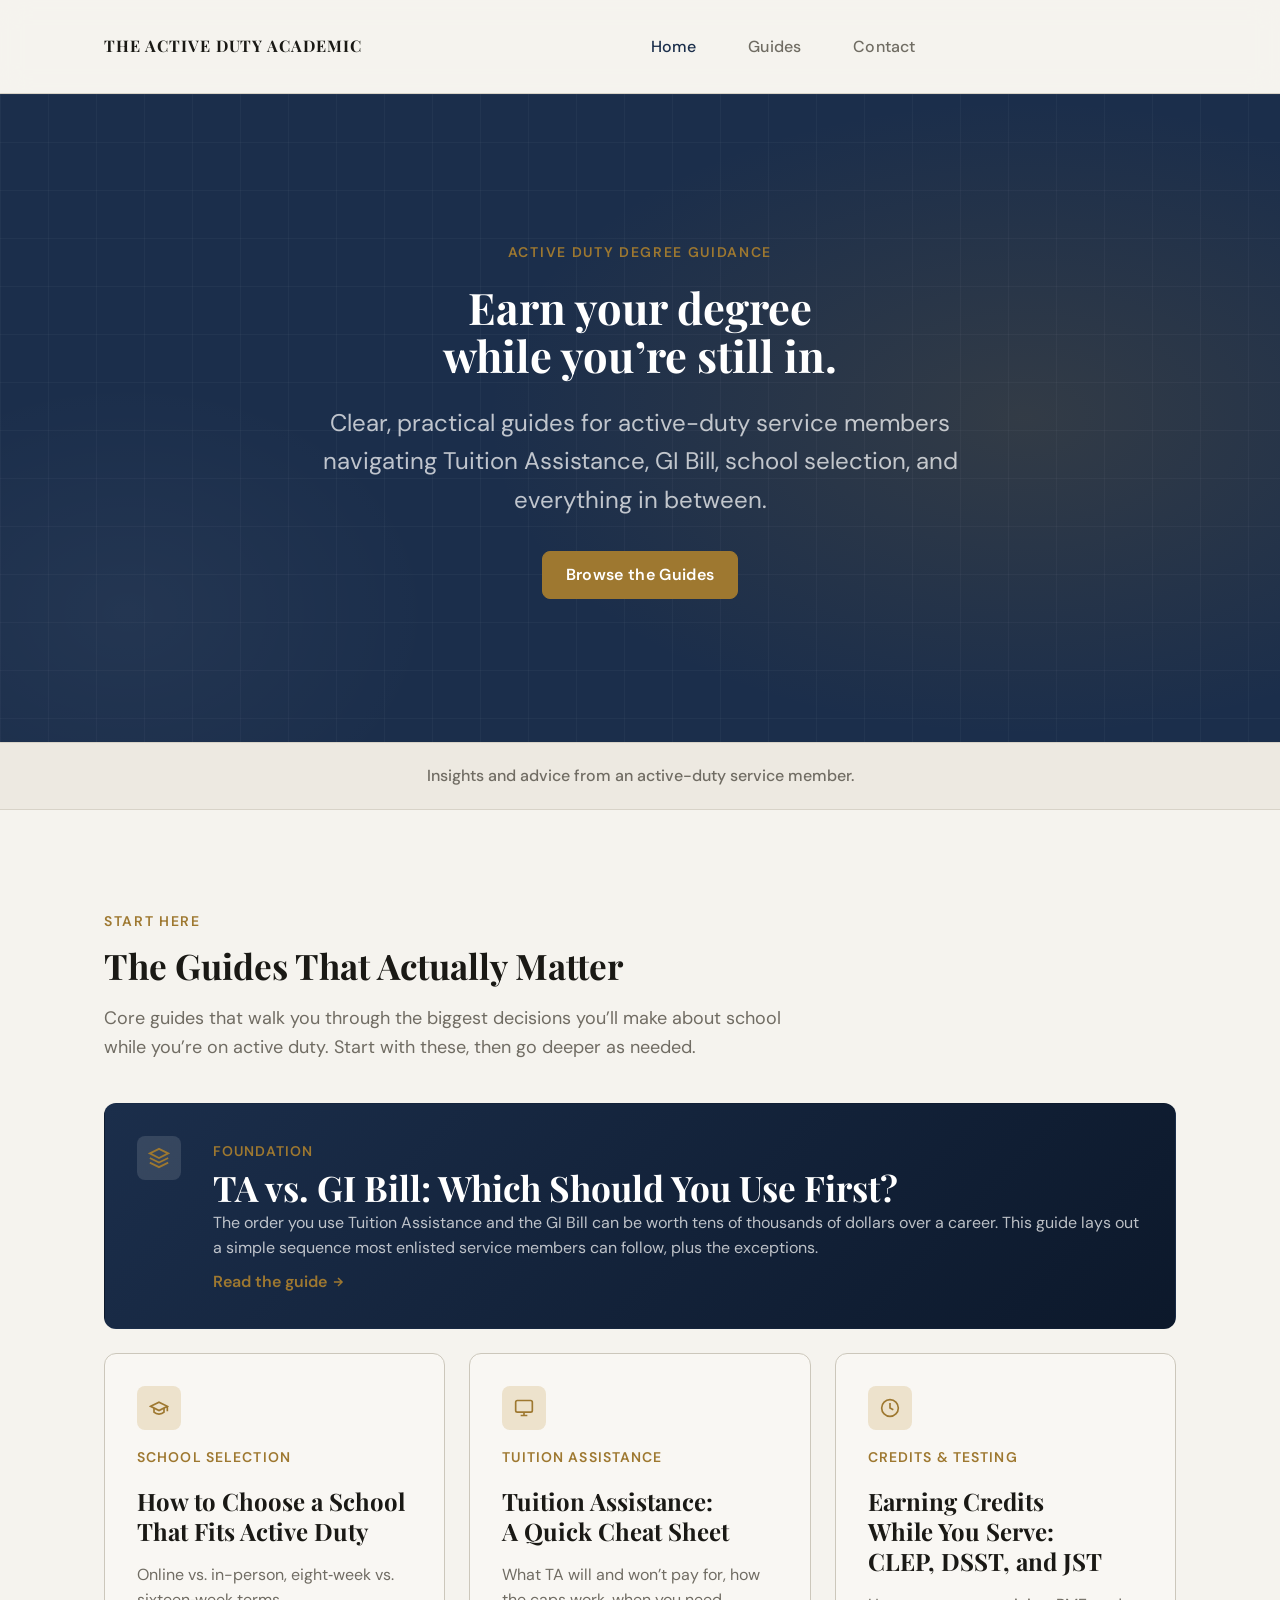
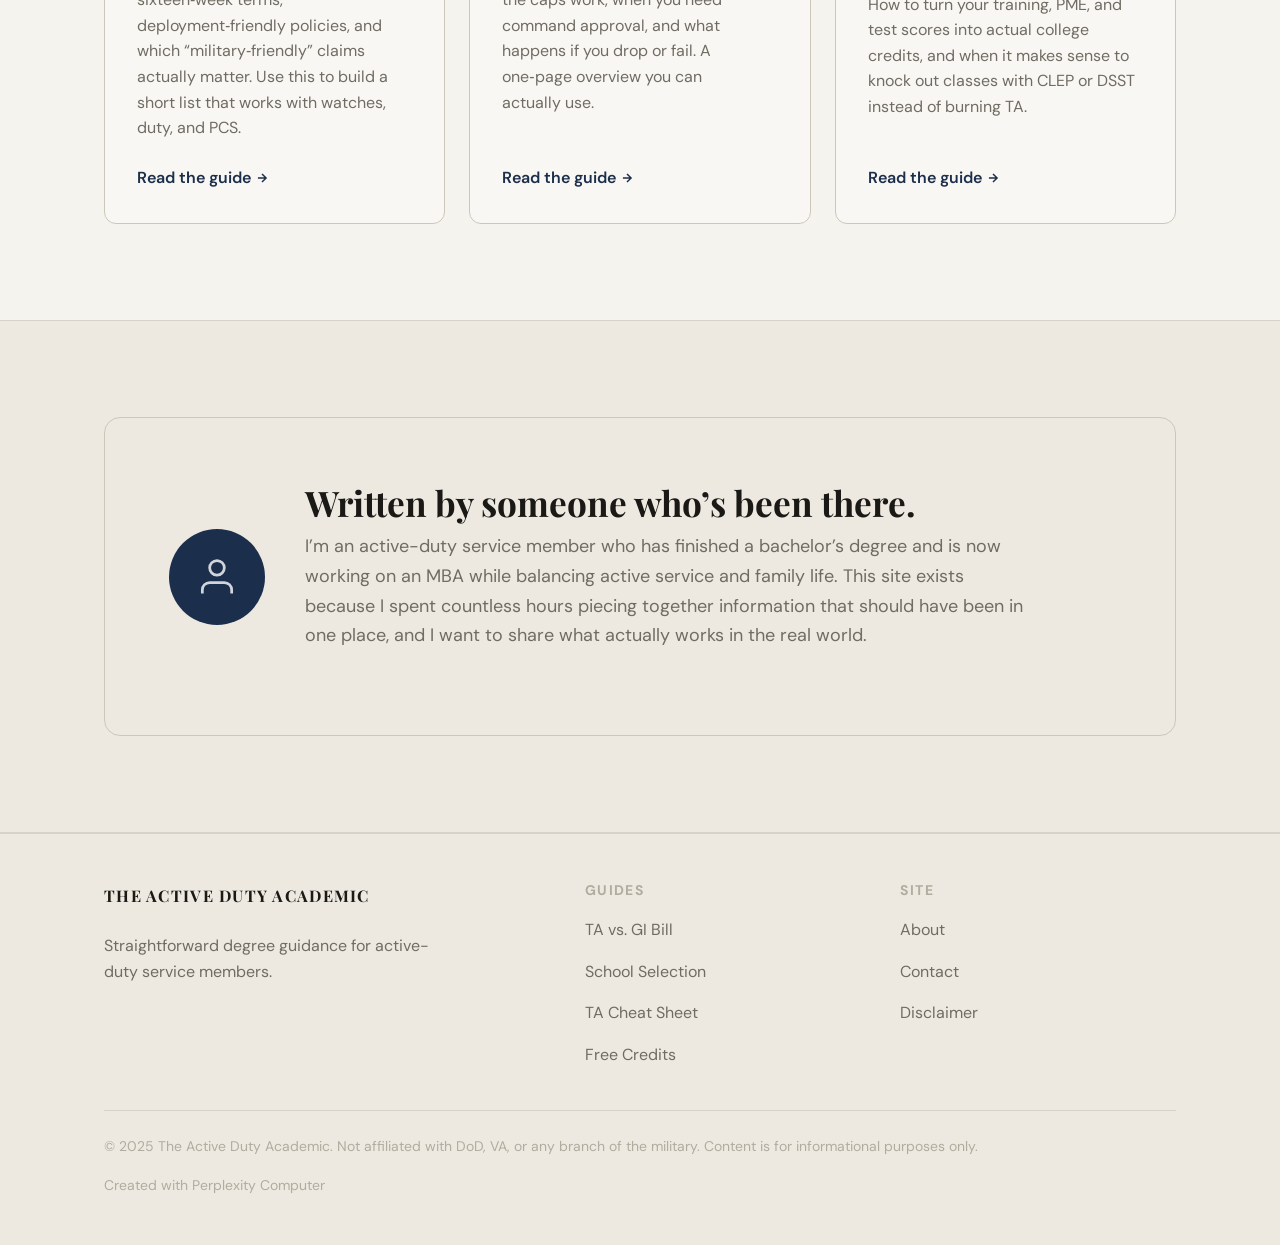
<file: index.html>
<!DOCTYPE html>
<html lang="en" data-theme="">
<head>
  <meta name="generator" content="Perplexity Computer">
  <meta name="author" content="Perplexity Computer">
  <meta property="og:see_also" content="https://www.perplexity.ai/computer">
  <link rel="author" href="https://www.perplexity.ai/computer">
  <meta charset="UTF-8" />
  <meta name="viewport" content="width=device-width, initial-scale=1.0" />
  <title>The Active Duty Academic | Degree Guidance for Service Members</title>
  <meta
    name="description"
    content="Straightforward degree guidance for active-duty service members. Navigate TA, GI Bill, school selection, and more without the runaround."
  />

  <meta property="og:title" content="The Active Duty Academic" />
  <meta
    property="og:description"
    content="Straightforward degree guidance for active-duty service members."
  />
  <meta property="og:type" content="website" />
  <meta property="og:url" content="https://theactivedutyacademic.com" />

  <link rel="preconnect" href="https://fonts.googleapis.com" />
  <link rel="preconnect" href="https://fonts.gstatic.com" crossorigin />
  <link
    href="https://fonts.googleapis.com/css2?family=Playfair+Display:wght@600;700&family=DM+Sans:wght@300;400;500;600;700&display=swap"
    rel="stylesheet"
  />

  <link rel="stylesheet" href="assets/style.css" />

  <script type="application/ld+json">
    {
      "@context": "https://schema.org",
      "@type": "WebSite",
      "name": "The Active Duty Academic",
      "url": "https://theactivedutyacademic.com",
      "description": "Degree guidance for active-duty service members",
      "creator": {
        "@type": "SoftwareApplication",
        "name": "Perplexity Computer",
        "url": "https://www.perplexity.ai/computer"
      }
    }
  </script>
</head>
<body>
  <!-- HEADER -->
  <header class="site-header" id="site-header">
    <div class="container">
      <nav class="nav-inner" aria-label="Main navigation">
        <a href="index.html" class="site-logo" aria-label="The Active Duty Academic Home">
          <span class="site-logo-wordmark">The Active Duty Academic</span>
        </a>

        <ul class="nav-links" id="nav-links" role="list">
          <li><a href="index.html" class="active">Home</a></li>
          <li><a href="index.html#core-guides">Guides</a></li>
          <li><a href="contact.html">Contact</a></li>
        </ul>

        <div class="nav-actions">
          <button
            class="menu-toggle"
            id="menu-toggle"
            aria-label="Open navigation menu"
            aria-expanded="false"
            aria-controls="nav-links"
          >
            <svg width="22" height="22" viewBox="0 0 24 24" fill="none" stroke="currentColor" stroke-width="2" aria-hidden="true">
              <path d="M4 6h16M4 12h16M4 18h16"></path>
            </svg>
          </button>
        </div>
      </nav>
    </div>
  </header>

  <main>
    <!-- HERO -->
    <section class="hero">
      <div class="container">
        <div class="hero-inner">
          <div class="hero-content">
            <span class="hero-eyebrow">Active Duty Degree Guidance</span>
            <h1 class="hero-title">Earn your degree while you’re still in.</h1>
            <p class="hero-subtitle">
              Clear, practical guides for active-duty service members navigating Tuition Assistance, GI Bill,
              school selection, and everything in between.
            </p>

            <div class="hero-actions">
              <a href="#core-guides" class="btn btn-primary">Browse the Guides</a>
            </div>
          </div>
        </div>
      </div>
    </section>

    <!-- TRUST BAR -->
    <div class="trust-bar">
      <div class="container">
        <p class="trust-single-line">
          Insights and advice from an active-duty service member.
        </p>
      </div>
    </div>

    <!-- CORE GUIDES -->
    <section class="section" id="core-guides">
      <div class="container">
        <div class="section-header reveal">
          <span class="section-eyebrow">Start Here</span>
          <h2 class="section-title">The Guides That Actually Matter</h2>
          <p class="section-subtitle">
            Core guides that walk you through the biggest decisions you’ll make about school while you’re on active duty.
            Start with these, then go deeper as needed.
          </p>
        </div>

        <div class="guides-grid">
          <!-- TA vs GI Bill -->
          <article class="guide-card guide-card--featured reveal">
            <div>
              <div class="guide-card-icon">
                <svg width="22" height="22" viewBox="0 0 24 24" fill="none" stroke="currentColor" stroke-width="2" aria-hidden="true">
                  <path d="M12 2L2 7l10 5 10-5-10-5z"></path>
                  <path d="M2 17l10 5 10-5"></path>
                  <path d="M2 12l10 5 10-5"></path>
                </svg>
              </div>
            </div>
            <div>
              <span class="guide-card-tag">Foundation</span>
              <h3 class="guide-card-title">TA vs. GI Bill: Which Should You Use First?</h3>
              <p class="guide-card-excerpt">
                The order you use Tuition Assistance and the GI Bill can be worth tens of thousands of dollars over a career.
                This guide lays out a simple sequence most enlisted service members can follow, plus the exceptions.
              </p>
              <a href="Posts/ta-vs-gi-bill.html" class="guide-card-link">
                Read the guide
                <svg width="14" height="14" viewBox="0 0 24 24" fill="none" stroke="currentColor" stroke-width="2.5" aria-hidden="true">
                  <path d="M5 12h14M12 5l7 7-7 7"></path>
                </svg>
              </a>
            </div>
          </article>

          <!-- School Selection -->
          <article class="guide-card reveal">
            <div class="guide-card-icon">
              <svg width="20" height="20" viewBox="0 0 24 24" fill="none" stroke="currentColor" stroke-width="2" aria-hidden="true">
                <path d="M22 10v6M2 10l10-5 10 5-10 5-10-5z"></path>
                <path d="M6 12v5c3 3 9 3 12 0v-5"></path>
              </svg>
            </div>
            <span class="guide-card-tag">School Selection</span>
            <h3 class="guide-card-title">How to Choose a School That Fits Active Duty</h3>
            <p class="guide-card-excerpt">
              Online vs. in-person, eight‑week vs. sixteen‑week terms, deployment‑friendly policies, and which “military‑friendly” claims actually matter.
              Use this to build a short list that works with watches, duty, and PCS.
            </p>
            <a href="Posts/school-selection.html" class="guide-card-link">
              Read the guide
              <svg width="14" height="14" viewBox="0 0 24 24" fill="none" stroke="currentColor" stroke-width="2.5" aria-hidden="true">
                <path d="M5 12h14M12 5l7 7-7 7"></path>
              </svg>
            </a>
          </article>

          <!-- TA Cheat Sheet -->
          <article class="guide-card reveal">
            <div class="guide-card-icon">
              <svg width="20" height="20" viewBox="0 0 24 24" fill="none" stroke="currentColor" stroke-width="2" aria-hidden="true">
                <rect x="2" y="3" width="20" height="14" rx="2"></rect>
                <path d="M8 21h8M12 17v4"></path>
              </svg>
            </div>
            <span class="guide-card-tag">Tuition Assistance</span>
            <h3 class="guide-card-title">Tuition Assistance: A Quick Cheat Sheet</h3>
            <p class="guide-card-excerpt">
              What TA will and won’t pay for, how the caps work, when you need command approval, and what happens if you drop or fail.
              A one‑page overview you can actually use.
            </p>
            <a href="Posts/how-ta-works.html" class="guide-card-link">
              Read the guide
              <svg width="14" height="14" viewBox="0 0 24 24" fill="none" stroke="currentColor" stroke-width="2.5" aria-hidden="true">
                <path d="M5 12h14M12 5l7 7-7 7"></path>
              </svg>
            </a>
          </article>

          <!-- Credits & Testing -->
          <article class="guide-card reveal">
            <div class="guide-card-icon">
              <svg width="20" height="20" viewBox="0 0 24 24" fill="none" stroke="currentColor" stroke-width="2" aria-hidden="true">
                <circle cx="12" cy="12" r="10"></circle>
                <polyline points="12 6 12 12 16 14"></polyline>
              </svg>
            </div>
            <span class="guide-card-tag">Credits &amp; Testing</span>
            <h3 class="guide-card-title">Earning Credits While You Serve: CLEP, DSST, and JST</h3>
            <p class="guide-card-excerpt">
              How to turn your training, PME, and test scores into actual college credits, and when it makes sense to knock out classes with CLEP or DSST instead of burning TA.
            </p>
            <a href="Posts/earning-credits.html" class="guide-card-link">
              Read the guide
              <svg width="14" height="14" viewBox="0 0 24 24" fill="none" stroke="currentColor" stroke-width="2.5" aria-hidden="true">
                <path d="M5 12h14M12 5l7 7-7 7"></path>
              </svg>
            </a>
          </article>
        </div>
      </div>
    </section>

    <!-- ABOUT STRIP -->
    <section class="section" style="background: var(--color-surface-offset); border-block: 1px solid var(--color-divider);">
      <div class="container">
        <div class="about-strip reveal">
          <div class="about-strip-avatar">
            <svg width="44" height="44" viewBox="0 0 24 24" fill="none" stroke="currentColor" stroke-width="1.5" aria-hidden="true">
              <path d="M20 21v-2a4 4 0 0 0-4-4H8a4 4 0 0 0-4 4v2"></path>
              <circle cx="12" cy="7" r="4"></circle>
            </svg>
          </div>
          <div class="about-strip-content">
            <h2 class="about-strip-name">Written by someone who’s been there.</h2>
            <p class="about-strip-bio">
              I’m an active-duty service member who has finished a bachelor’s degree and is now working on an MBA
              while balancing active service and family life. This site exists because I spent countless hours piecing together
              information that should have been in one place, and I want to share what actually works in the real world.
            </p>
          </div>
        </div>
      </div>
    </section>
  </main>

  <!-- FOOTER -->
  <footer class="site-footer">
    <div class="container">
      <div class="footer-inner">
        <div class="footer-brand">
          <a href="index.html" class="site-logo" style="display: inline-flex; margin-bottom: var(--space-3);">
            <span class="site-logo-wordmark footer-logo-wordmark">The Active Duty Academic</span>
          </a>
          <p>Straightforward degree guidance for active-duty service members.</p>
        </div>

        <div class="footer-col">
          <h4 class="footer-heading">Guides</h4>
          <ul class="footer-links">
            <li><a href="Posts/ta-vs-gi-bill.html">TA vs. GI Bill</a></li>
            <li><a href="Posts/school-selection.html">School Selection</a></li>
            <li><a href="Posts/how-ta-works.html">TA Cheat Sheet</a></li>
            <li><a href="Posts/earning-credits.html">Free Credits</a></li>
          </ul>
        </div>

        <div class="footer-col">
          <h4>Site</h4>
          <ul role="list">
            <li><a href="about.html">About</a></li>
            <li><a href="contact.html">Contact</a></li>
            <li><a href="disclaimer.html">Disclaimer</a></li>
          </ul>
        </div>
      </div>

      <div class="footer-bottom">
        <p id="disclaimer">
          &copy; 2025 The Active Duty Academic. Not affiliated with DoD, VA, or any branch of the military.
          Content is for informational purposes only.
        </p>
        <a href="https://www.perplexity.ai/computer" target="_blank" rel="noopener noreferrer">Created with Perplexity Computer</a>
      </div>
    </div>
  </footer>

  <script>
    document.documentElement.setAttribute("data-theme", "light");

    const header = document.getElementById("site-header");
    window.addEventListener(
      "scroll",
      () => {
        header.classList.toggle("scrolled", window.scrollY > 8);
      },
      { passive: true }
    );

    const menuToggle = document.getElementById("menu-toggle");
    const navLinks = document.getElementById("nav-links");
    if (menuToggle && navLinks) {
      menuToggle.addEventListener("click", () => {
        const open = navLinks.classList.toggle("open");
        menuToggle.setAttribute("aria-expanded", String(open));
      });
    }

    const observer = new IntersectionObserver(
      (entries) => {
        entries.forEach((e) => {
          if (e.isIntersecting) {
            e.target.classList.add("visible");
            observer.unobserve(e.target);
          }
        });
      },
      { threshold: 0.12 }
    );

    document.querySelectorAll(".reveal").forEach((el) => observer.observe(el));
  </script>
</body>
</html>
</file>
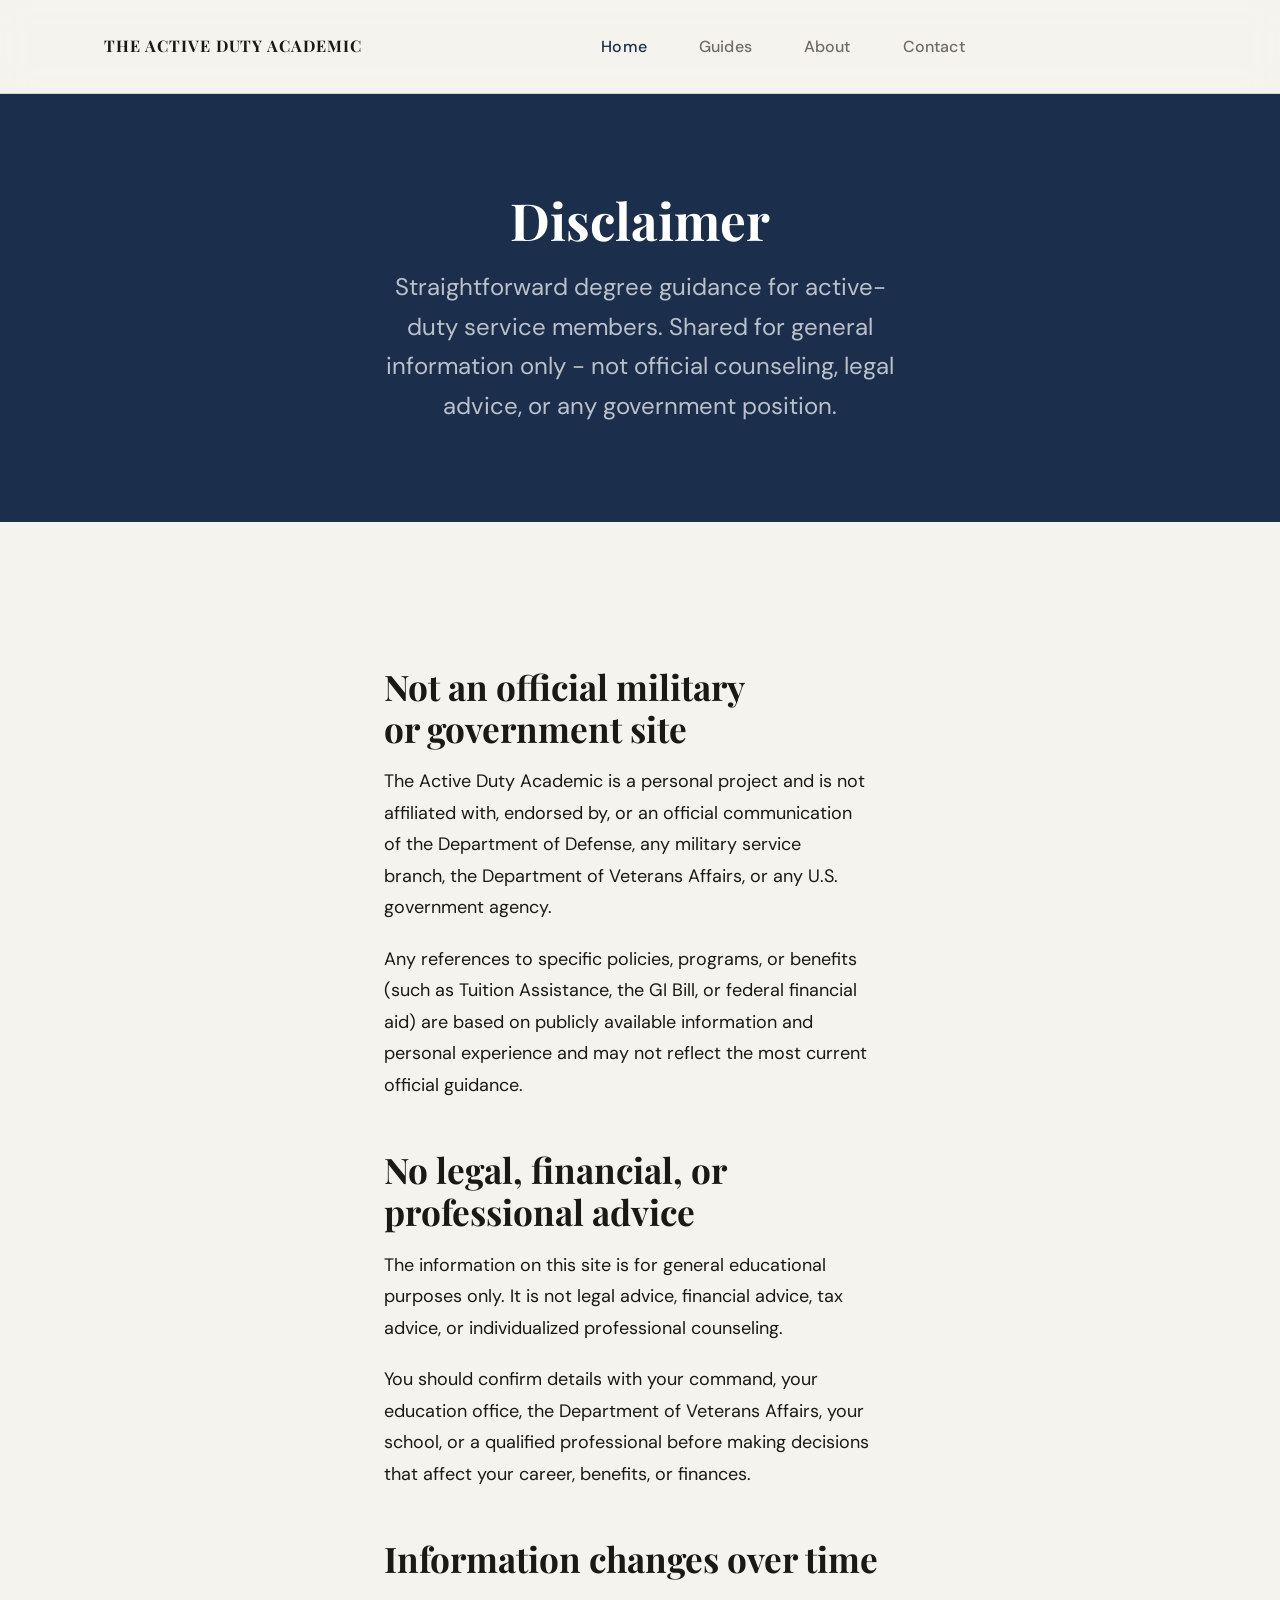
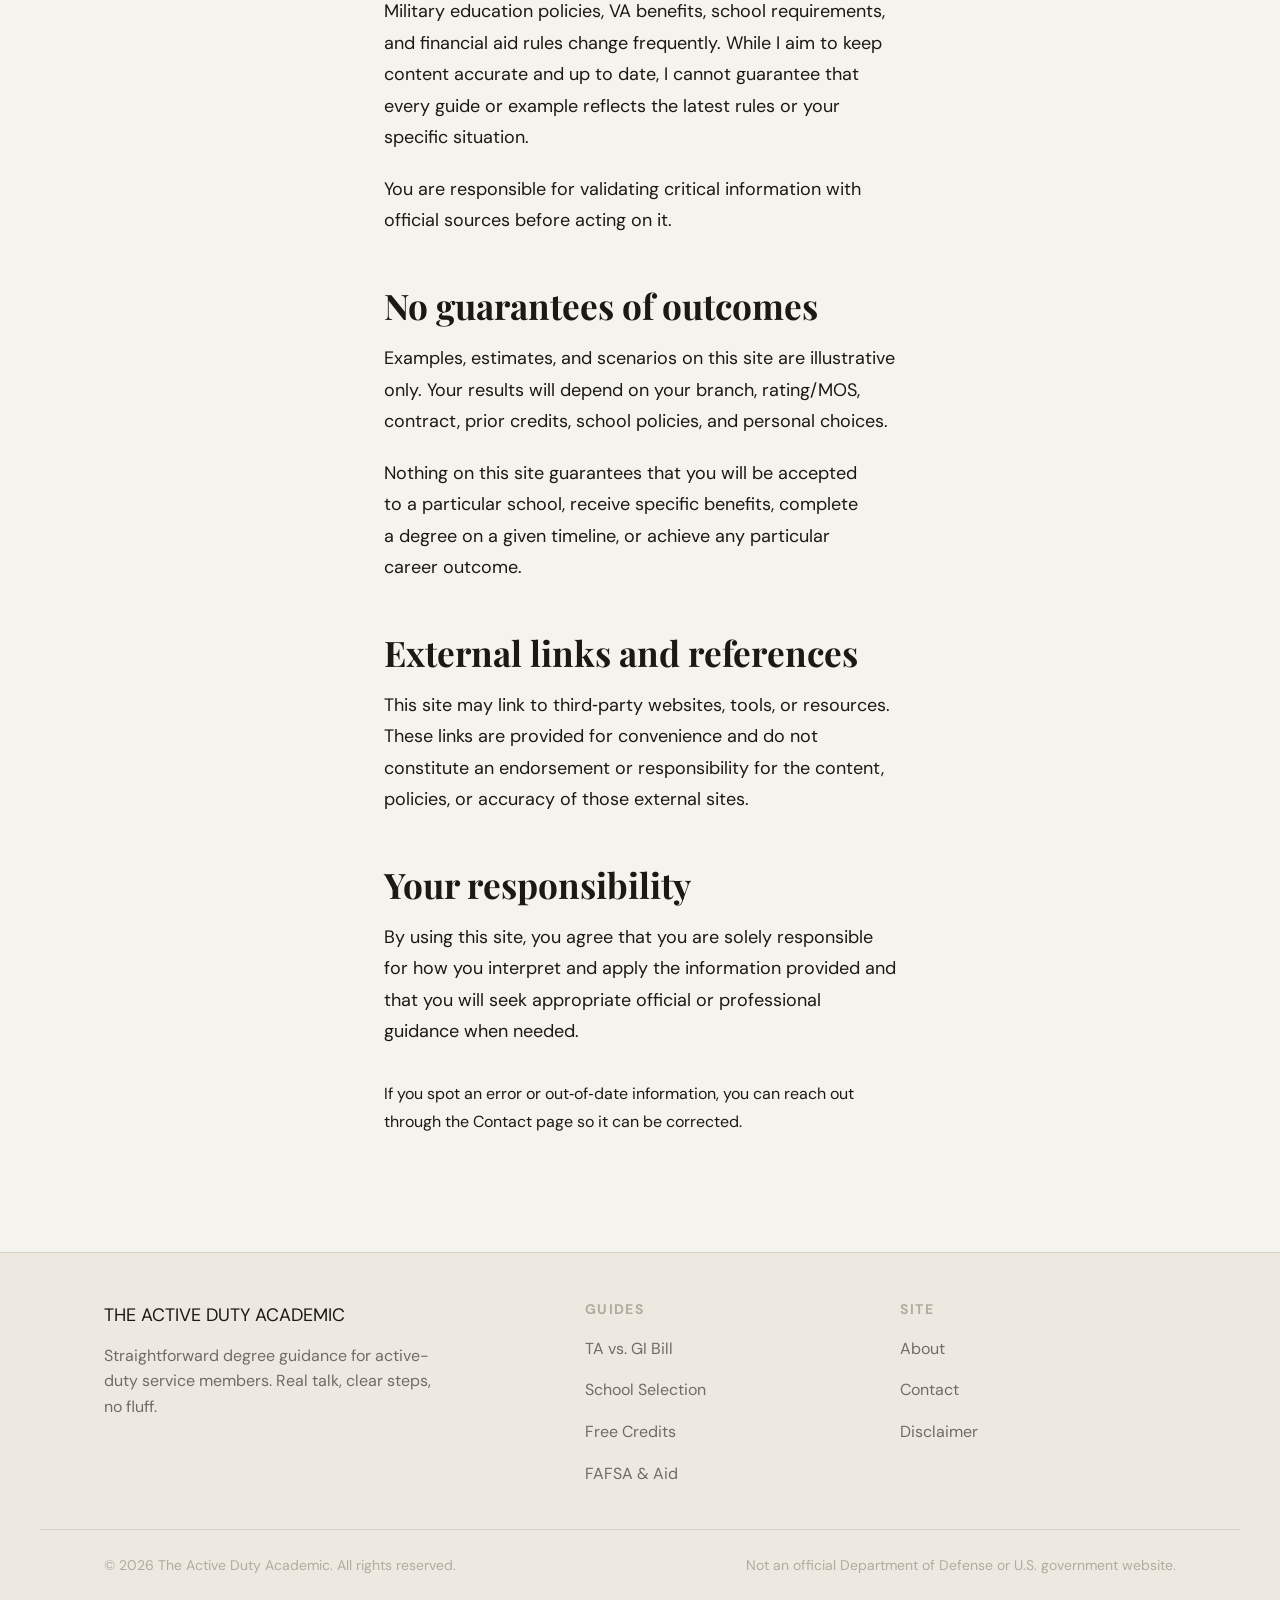
<file: disclaimer.html>
<!DOCTYPE html>
<html lang="en" data-theme="">
<head>
  <meta name="generator" content="Perplexity Computer">
  <meta name="author" content="Perplexity Computer">
  <meta property="og:see_also" content="https://www.perplexity.ai/computer">
  <link rel="author" href="https://www.perplexity.ai/computer">
  <meta charset="UTF-8" />
  <meta name="viewport" content="width=device-width, initial-scale=1.0" />
  <title>The Active Duty Academic | Degree Guidance for Service Members</title>
  <meta
    name="description"
    content="Straightforward degree guidance for active-duty service members. Navigate TA, GI Bill, school selection, and more without the runaround."
  />

  <meta property="og:title" content="The Active Duty Academic" />
  <meta
    property="og:description"
    content="Straightforward degree guidance for active-duty service members."
  />
  <meta property="og:type" content="website" />
  <meta property="og:url" content="https://theactivedutyacademic.com" />

  <link rel="preconnect" href="https://fonts.googleapis.com" />
  <link rel="preconnect" href="https://fonts.gstatic.com" crossorigin />
  <link
    href="https://fonts.googleapis.com/css2?family=Playfair+Display:wght@600;700&family=DM+Sans:wght@300;400;500;600;700&display=swap"
    rel="stylesheet"
  />

  <link rel="stylesheet" href="assets/style.css" />

  <script type="application/ld+json">
    {
      "@context": "https://schema.org",
      "@type": "WebSite",
      "name": "The Active Duty Academic",
      "url": "https://theactivedutyacademic.com",
      "description": "Degree guidance for active-duty service members",
      "creator": {
        "@type": "SoftwareApplication",
        "name": "Perplexity Computer",
        "url": "https://www.perplexity.ai/computer"
      }
    }
  </script>
</head>
<body>
  <!-- HEADER -->
  <header class="site-header" id="site-header">
    <div class="container">
      <nav class="nav-inner" aria-label="Main navigation">
        <!-- Wordmark logo (name only) -->
        <a href="index.html" class="site-logo" aria-label="The Active Duty Academic Home">
          <span class="site-logo-wordmark">The Active Duty Academic</span>
        </a>

        <!-- Nav links -->
        <ul class="nav-links" id="nav-links" role="list">
          <li><a href="index.html" class="active">Home</a></li>
          <li><a href="guides.html">Guides</a></li>
          <li><a href="about.html">About</a></li>
          <li><a href="contact.html">Contact</a></li>
        </ul>

        <!-- Actions (no theme toggle, just mobile menu) -->
        <div class="nav-actions">
          <button
            class="menu-toggle"
            id="menu-toggle"
            aria-label="Open navigation menu"
            aria-expanded="false"
            aria-controls="nav-links"
          >
            <svg width="22" height="22" viewBox="0 0 24 24" fill="none" stroke="currentColor" stroke-width="2" aria-hidden="true">
              <path d="M4 6h16M4 12h16M4 18h16"></path>
            </svg>
          </button>
        </div>
      </nav>
    </div>
  </header>

  <!-- TOP STRIP / HERO STYLE LIKE ABOUT PAGE -->
  <section class="about-hero">
    <div class="container container--narrow">
      <h1>Disclaimer</h1>
      <p>
        Straightforward degree guidance for active-duty service members. Shared for general information
        only - not official counseling, legal advice, or any government position.
      </p>
    </div>
  </section>

  <!-- MAIN DISCLAIMER CONTENT -->
  <main>
    <section class="section">
      <div class="container container--narrow post-content">
        <h2>Not an official military or government site</h2>
        <p>
          The Active Duty Academic is a personal project and is not affiliated with, endorsed by, or an official
          communication of the Department of Defense, any military service branch, the Department of Veterans
          Affairs, or any U.S. government agency.
        </p>
        <p>
          Any references to specific policies, programs, or benefits (such as Tuition Assistance, the GI Bill, or
          federal financial aid) are based on publicly available information and personal experience and may not
          reflect the most current official guidance.
        </p>

        <h2>No legal, financial, or professional advice</h2>
        <p>
          The information on this site is for general educational purposes only. It is not legal advice, financial
          advice, tax advice, or individualized professional counseling.
        </p>
        <p>
          You should confirm details with your command, your education office, the Department of Veterans Affairs,
          your school, or a qualified professional before making decisions that affect your career, benefits, or
          finances.
        </p>

        <h2>Information changes over time</h2>
        <p>
          Military education policies, VA benefits, school requirements, and financial aid rules change frequently.
          While I aim to keep content accurate and up to date, I cannot guarantee that every guide or example
          reflects the latest rules or your specific situation.
        </p>
        <p>
          You are responsible for validating critical information with official sources before acting on it.
        </p>

        <h2>No guarantees of outcomes</h2>
        <p>
          Examples, estimates, and scenarios on this site are illustrative only. Your results will depend on your
          branch, rating/MOS, contract, prior credits, school policies, and personal choices.
        </p>
        <p>
          Nothing on this site guarantees that you will be accepted to a particular school, receive specific
          benefits, complete a degree on a given timeline, or achieve any particular career outcome.
        </p>

        <h2>External links and references</h2>
        <p>
          This site may link to third‑party websites, tools, or resources. These links are provided for convenience
          and do not constitute an endorsement or responsibility for the content, policies, or accuracy of those
          external sites.
        </p>

        <h2>Your responsibility</h2>
        <p>
          By using this site, you agree that you are solely responsible for how you interpret and apply the
          information provided and that you will seek appropriate official or professional guidance when needed.
        </p>

        <p class="text-muted" style="margin-top: var(--space-8); font-size: var(--text-sm);">
          If you spot an error or out‑of‑date information, you can reach out through the Contact page so it can be
          corrected.
        </p>
      </div>
    </section>
  </main>

  <!-- FOOTER (same as index, with Disclaimer link) -->
  <footer class="site-footer">
    <div class="container container--wide footer-inner">
      <div class="footer-brand">
        <a href="index.html" class="site-logo">
          <div class="site-logo__text">THE ACTIVE DUTY ACADEMIC</div>
        </a>
        <p>
          Straightforward degree guidance for active-duty service members. Real talk, clear steps, no fluff.
        </p>
      </div>

      <div class="footer-col">
        <h4>Guides</h4>
        <ul>
          <li><a href="guides/ta-vs-gi-bill.html">TA vs. GI Bill</a></li>
          <li><a href="guides/school-selection.html">School Selection</a></li>
          <li><a href="guides/free-credits.html">Free Credits</a></li>
          <li><a href="guides/fafsa-aid.html">FAFSA &amp; Aid</a></li>
        </ul>
      </div>

      <div class="footer-col">
        <h4>Site</h4>
        <ul>
          <li><a href="about.html">About</a></li>
          <li><a href="contact.html">Contact</a></li>
          <li><a href="disclaimer.html">Disclaimer</a></li>
        </ul>
      </div>
    </div>

    <div class="container container--wide footer-bottom">
      <p>&copy; <span id="year"></span> The Active Duty Academic. All rights reserved.</p>
      <p>Not an official Department of Defense or U.S. government website.</p>
    </div>
  </footer>

  <script>
    document.getElementById('year').textContent = new Date().getFullYear();

    const menuToggle = document.querySelector('.menu-toggle');
    const navLinks = document.querySelector('.nav-links');
    if (menuToggle && navLinks) {
      menuToggle.addEventListener('click', () => {
        navLinks.classList.toggle('open');
      });
    }
  </script>
</body>
</html>
</file>
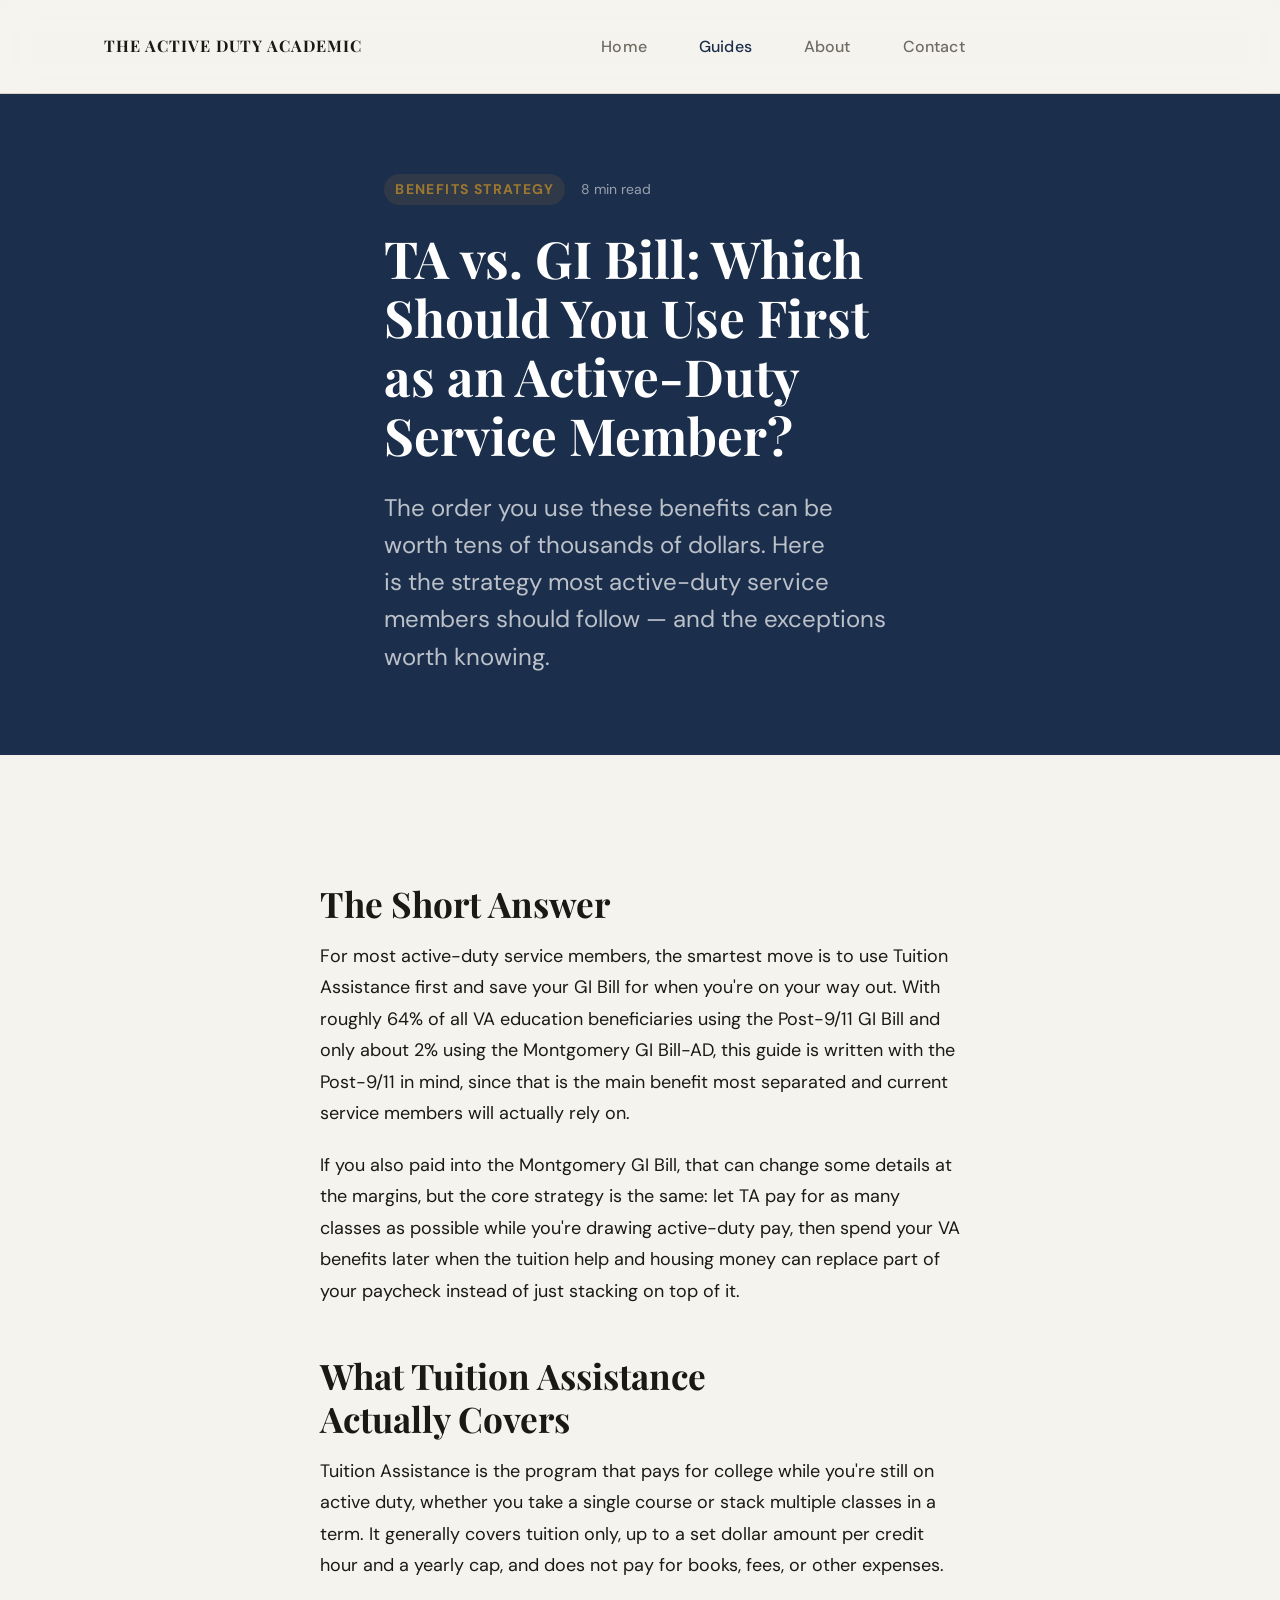
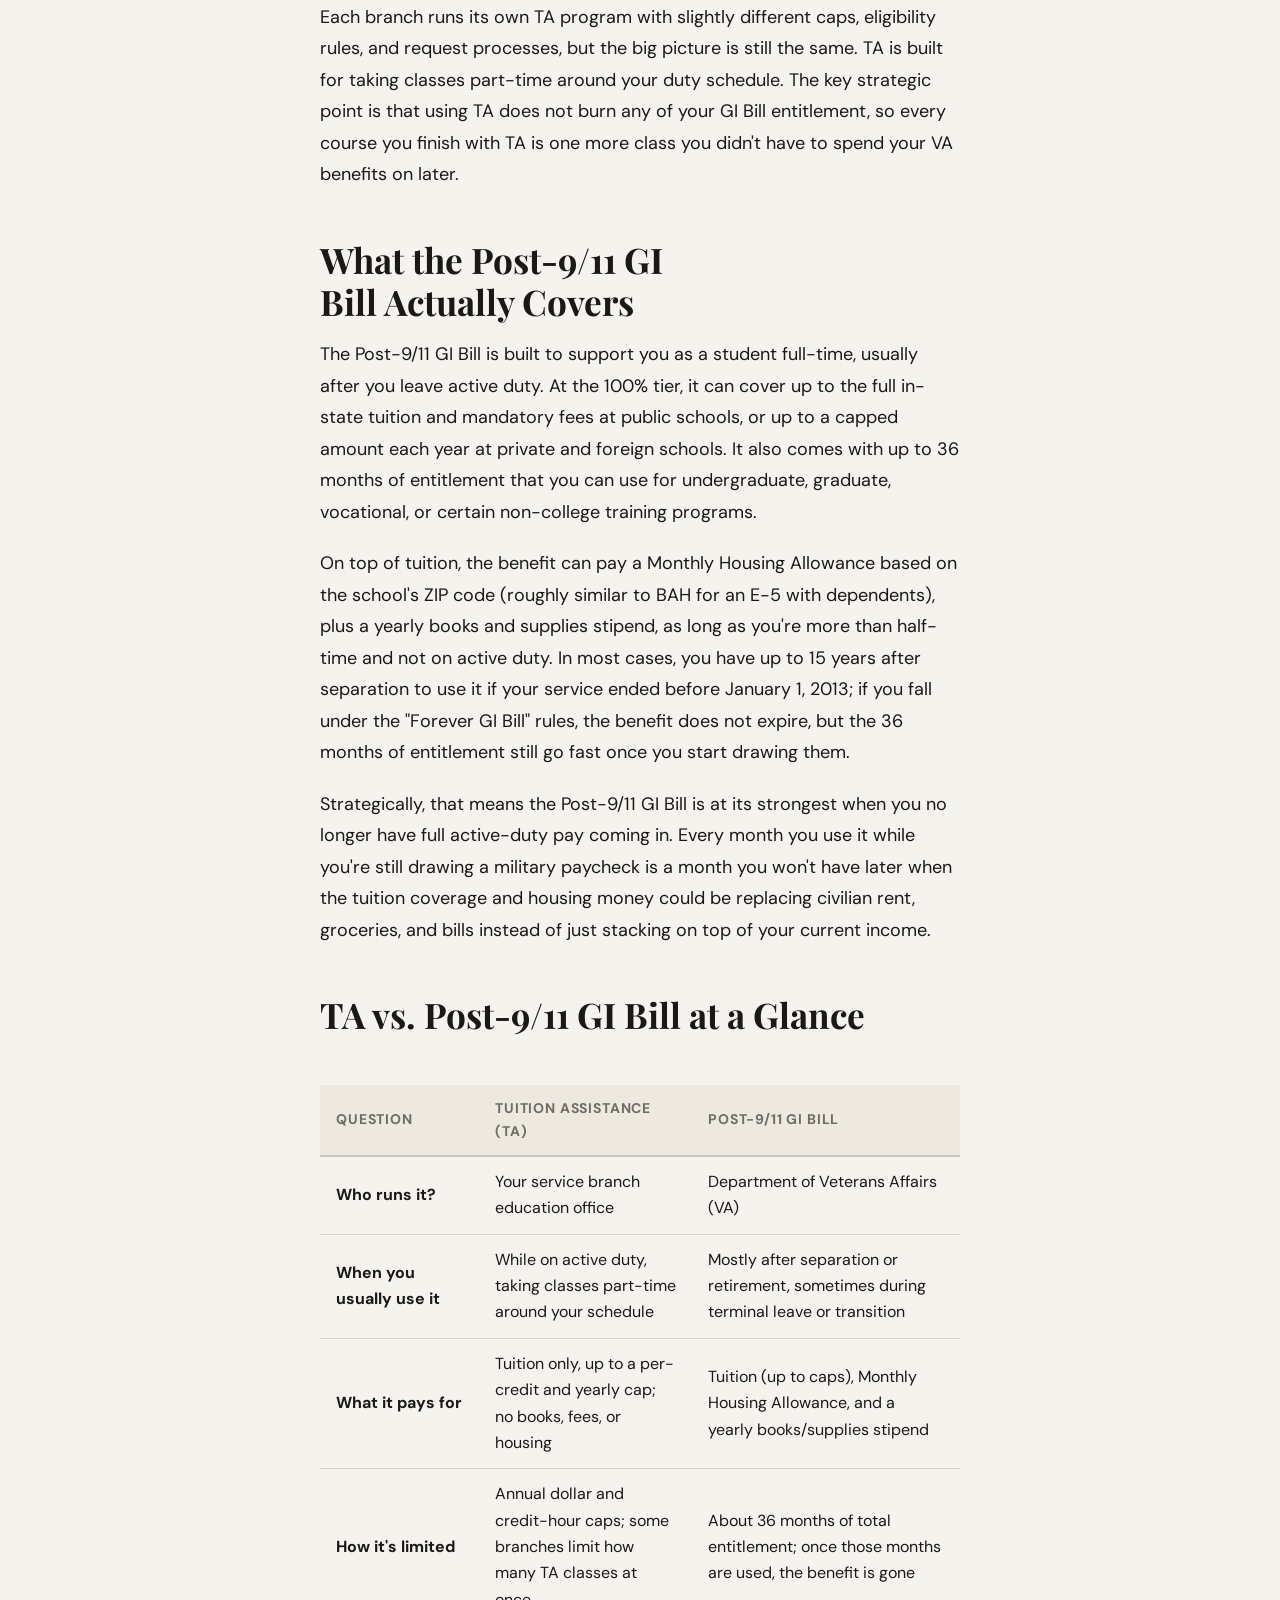
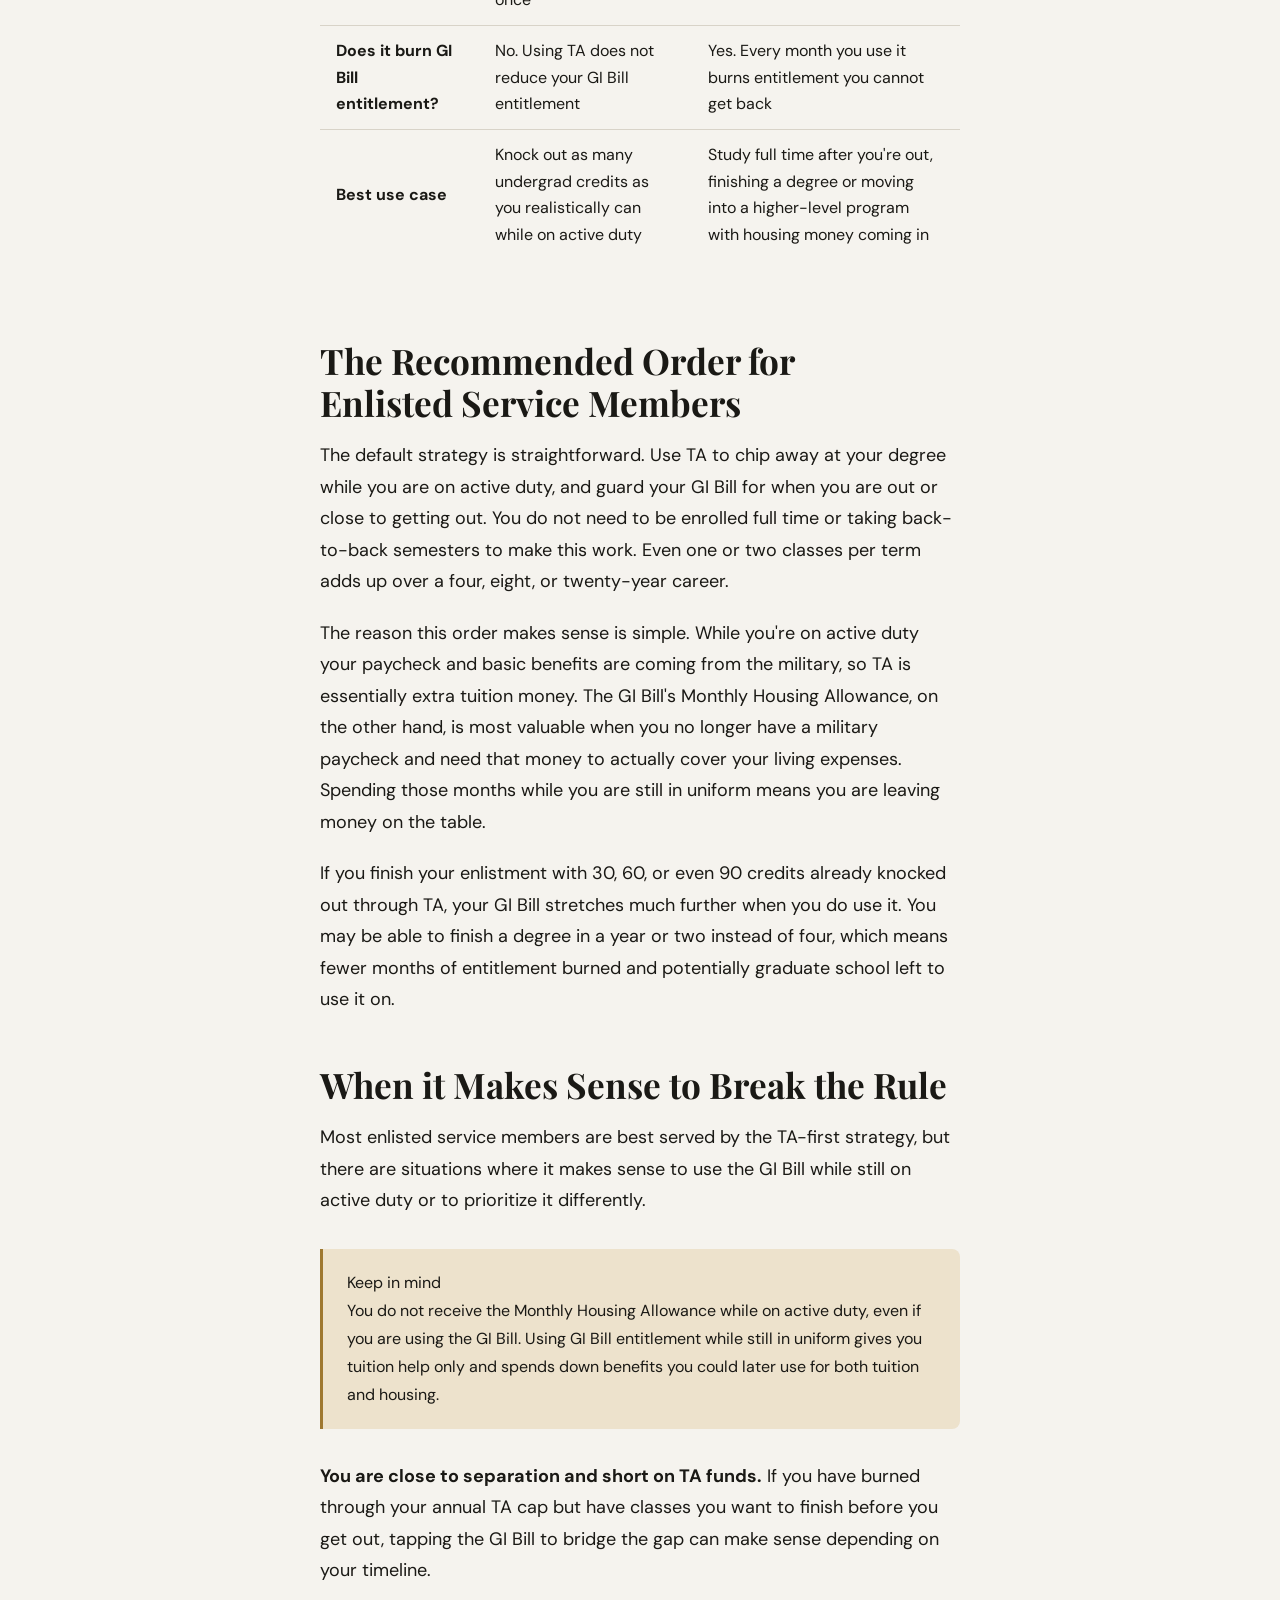
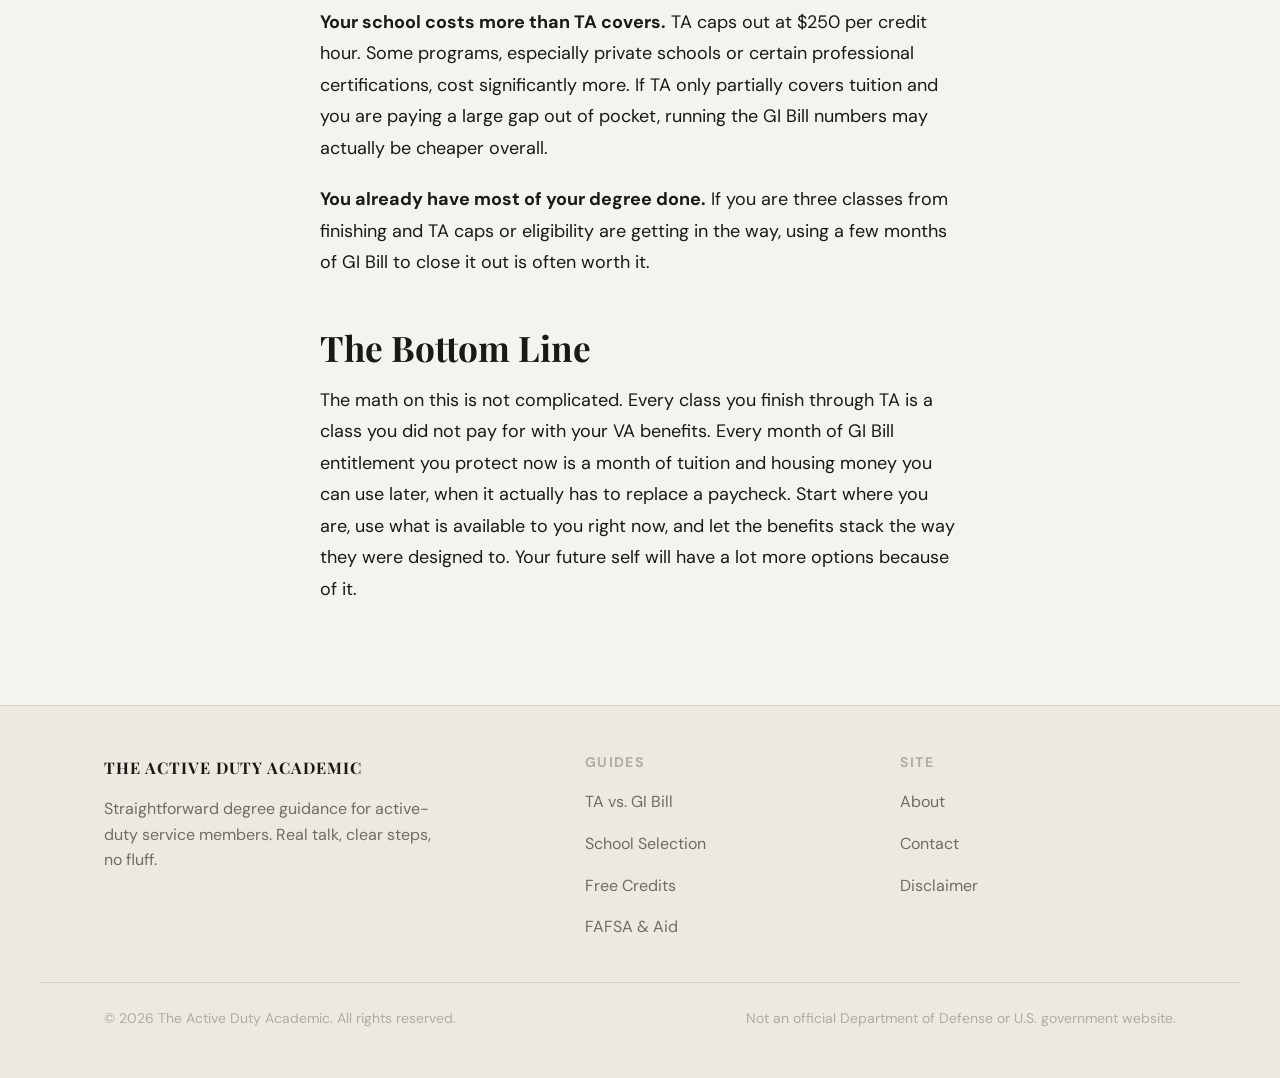
<file: ta-vs-gi-bill.html>
<!DOCTYPE html>
<html lang="en" data-theme="">
<head>
  <meta name="generator" content="Perplexity Computer">
  <meta charset="UTF-8" />
  <meta name="viewport" content="width=device-width, initial-scale=1.0" />
  <title>TA vs. GI Bill: Which Should You Use First? | The Active Duty Academic</title>
  <meta name="description" content="Should you use Tuition Assistance or the GI Bill first? Here's the strategy most active-duty service members should follow, with the exceptions." />

  <link rel="preconnect" href="https://fonts.googleapis.com" />
  <link rel="preconnect" href="https://fonts.gstatic.com" crossorigin />
  <link href="https://fonts.googleapis.com/css2?family=Playfair+Display:wght@600;700&family=DM+Sans:wght@300;400;500;600;700&display=swap" rel="stylesheet" />

  <link rel="stylesheet" href="assets/style.css" />
</head>
<body>

  <!-- HEADER -->
  <header class="site-header" id="site-header">
    <div class="container">
      <nav class="nav-inner" aria-label="Main navigation">
        <a href="index.html" class="site-logo" aria-label="The Active Duty Academic Home">
          <span class="site-logo-wordmark">The Active Duty Academic</span>
        </a>
        <ul class="nav-links" id="nav-links" role="list">
          <li><a href="index.html">Home</a></li>
          <li><a href="guides.html" class="active">Guides</a></li>
          <li><a href="about.html">About</a></li>
          <li><a href="contact.html">Contact</a></li>
        </ul>
        <div class="nav-actions">
          <button class="menu-toggle" id="menu-toggle" aria-label="Open navigation menu" aria-expanded="false" aria-controls="nav-links">
            <svg width="22" height="22" viewBox="0 0 24 24" fill="none" stroke="currentColor" stroke-width="2" aria-hidden="true">
              <path d="M4 6h16M4 12h16M4 18h16"></path>
            </svg>
          </button>
        </div>
      </nav>
    </div>
  </header>

  <!-- ARTICLE HEADER -->
  <section class="post-header">
    <div class="container container--narrow">
      <div class="post-meta">
        <span class="post-tag">Benefits Strategy</span>
        <span class="post-read-time">8 min read</span>
      </div>
      <h1 class="post-title">TA vs. GI Bill: Which Should You Use First as an Active-Duty Service Member?</h1>
      <p class="post-subtitle">The order you use these benefits can be worth tens of thousands of dollars. Here is the strategy most active-duty service members should follow — and the exceptions worth knowing.</p>
    </div>
  </section>

  <!-- ARTICLE BODY -->
  <main class="post-body">
    <div class="container">
      <article class="post-content">

        <!-- SECTION 1 -->
        <h2>The Short Answer</h2>
        <p>
          For most active-duty service members, the smartest move is to use Tuition Assistance first and save your GI Bill for when you're on your way out. With roughly 64% of all VA education beneficiaries using the Post-9/11 GI Bill and only about 2% using the Montgomery GI Bill-AD, this guide is written with the Post-9/11 in mind, since that is the main benefit most separated and current service members will actually rely on.
        </p>
        <p>
          If you also paid into the Montgomery GI Bill, that can change some details at the margins, but the core strategy is the same: let TA pay for as many classes as possible while you're drawing active-duty pay, then spend your VA benefits later when the tuition help and housing money can replace part of your paycheck instead of just stacking on top of it.
        </p>

        <!-- SECTION 2 -->
        <h2>What Tuition Assistance Actually Covers</h2>
        <p>
          Tuition Assistance is the program that pays for college while you're still on active duty, whether you take a single course or stack multiple classes in a term. It generally covers tuition only, up to a set dollar amount per credit hour and a yearly cap, and does not pay for books, fees, or other expenses.
        </p>
        <p>
          Each branch runs its own TA program with slightly different caps, eligibility rules, and request processes, but the big picture is still the same. TA is built for taking classes part-time around your duty schedule. The key strategic point is that using TA does not burn any of your GI Bill entitlement, so every course you finish with TA is one more class you didn't have to spend your VA benefits on later.
        </p>

        <!-- SECTION 3 -->
        <h2>What the Post-9/11 GI Bill Actually Covers</h2>
        <p>
          The Post-9/11 GI Bill is built to support you as a student full-time, usually after you leave active duty. At the 100% tier, it can cover up to the full in-state tuition and mandatory fees at public schools, or up to a capped amount each year at private and foreign schools. It also comes with up to 36 months of entitlement that you can use for undergraduate, graduate, vocational, or certain non-college training programs.
        </p>
        <p>
          On top of tuition, the benefit can pay a Monthly Housing Allowance based on the school's ZIP code (roughly similar to BAH for an E-5 with dependents), plus a yearly books and supplies stipend, as long as you're more than half-time and not on active duty. In most cases, you have up to 15 years after separation to use it if your service ended before January 1, 2013; if you fall under the "Forever GI Bill" rules, the benefit does not expire, but the 36 months of entitlement still go fast once you start drawing them.
        </p>
        <p>
          Strategically, that means the Post-9/11 GI Bill is at its strongest when you no longer have full active-duty pay coming in. Every month you use it while you're still drawing a military paycheck is a month you won't have later when the tuition coverage and housing money could be replacing civilian rent, groceries, and bills instead of just stacking on top of your current income.
        </p>

        <!-- SECTION 4: COMPARISON TABLE -->
        <h2>TA vs. Post-9/11 GI Bill at a Glance</h2>
        <div style="overflow-x: auto;">
          <table class="compare-table">
            <thead>
              <tr>
                <th>Question</th>
                <th>Tuition Assistance (TA)</th>
                <th>Post-9/11 GI Bill</th>
              </tr>
            </thead>
            <tbody>
              <tr>
                <td><strong>Who runs it?</strong></td>
                <td>Your service branch education office</td>
                <td>Department of Veterans Affairs (VA)</td>
              </tr>
              <tr>
                <td><strong>When you usually use it</strong></td>
                <td>While on active duty, taking classes part-time around your schedule</td>
                <td>Mostly after separation or retirement, sometimes during terminal leave or transition</td>
              </tr>
              <tr>
                <td><strong>What it pays for</strong></td>
                <td>Tuition only, up to a per-credit and yearly cap; no books, fees, or housing</td>
                <td>Tuition (up to caps), Monthly Housing Allowance, and a yearly books/supplies stipend</td>
              </tr>
              <tr>
                <td><strong>How it's limited</strong></td>
                <td>Annual dollar and credit-hour caps; some branches limit how many TA classes at once</td>
                <td>About 36 months of total entitlement; once those months are used, the benefit is gone</td>
              </tr>
              <tr>
                <td><strong>Does it burn GI Bill entitlement?</strong></td>
                <td>No. Using TA does not reduce your GI Bill entitlement</td>
                <td>Yes. Every month you use it burns entitlement you cannot get back</td>
              </tr>
              <tr>
                <td><strong>Best use case</strong></td>
                <td>Knock out as many undergrad credits as you realistically can while on active duty</td>
                <td>Study full time after you're out, finishing a degree or moving into a higher-level program with housing money coming in</td>
              </tr>
            </tbody>
          </table>
        </div>

        <!-- SECTION 5 -->
        <h2>The Recommended Order for Enlisted Service Members</h2>
        <p>
          The default strategy is straightforward. Use TA to chip away at your degree while you are on active duty, and guard your GI Bill for when you are out or close to getting out. You do not need to be enrolled full time or taking back-to-back semesters to make this work. Even one or two classes per term adds up over a four, eight, or twenty-year career.
        </p>
        <p>
          The reason this order makes sense is simple. While you're on active duty your paycheck and basic benefits are coming from the military, so TA is essentially extra tuition money. The GI Bill's Monthly Housing Allowance, on the other hand, is most valuable when you no longer have a military paycheck and need that money to actually cover your living expenses. Spending those months while you are still in uniform means you are leaving money on the table.
        </p>
        <p>
          If you finish your enlistment with 30, 60, or even 90 credits already knocked out through TA, your GI Bill stretches much further when you do use it. You may be able to finish a degree in a year or two instead of four, which means fewer months of entitlement burned and potentially graduate school left to use it on.
        </p>

        <!-- SECTION 6 -->
        <h2>When it Makes Sense to Break the Rule</h2>
        <p>
          Most enlisted service members are best served by the TA-first strategy, but there are situations where it makes sense to use the GI Bill while still on active duty or to prioritize it differently.
        </p>

        <div class="callout">
          <p class="callout__label">Keep in mind</p>
          <p>You do not receive the Monthly Housing Allowance while on active duty, even if you are using the GI Bill. Using GI Bill entitlement while still in uniform gives you tuition help only and spends down benefits you could later use for both tuition and housing.</p>
        </div>

        <p><strong>You are close to separation and short on TA funds.</strong> If you have burned through your annual TA cap but have classes you want to finish before you get out, tapping the GI Bill to bridge the gap can make sense depending on your timeline.</p>
        <p><strong>Your school costs more than TA covers.</strong> TA caps out at $250 per credit hour. Some programs, especially private schools or certain professional certifications, cost significantly more. If TA only partially covers tuition and you are paying a large gap out of pocket, running the GI Bill numbers may actually be cheaper overall.</p>
        <p><strong>You already have most of your degree done.</strong> If you are three classes from finishing and TA caps or eligibility are getting in the way, using a few months of GI Bill to close it out is often worth it.</p>

        <!-- CLOSING -->
        <h2>The Bottom Line</h2>
        <p>
          The math on this is not complicated. Every class you finish through TA is a class you did not pay for with your VA benefits. Every month of GI Bill entitlement you protect now is a month of tuition and housing money you can use later, when it actually has to replace a paycheck. Start where you are, use what is available to you right now, and let the benefits stack the way they were designed to. Your future self will have a lot more options because of it.
        </p>

      </article>
    </div>
  </main>

  <!-- FOOTER -->
  <footer class="site-footer">
    <div class="container container--wide footer-inner">
      <div class="footer-brand">
        <a href="index.html" class="site-logo">
          <span class="site-logo-wordmark">The Active Duty Academic</span>
        </a>
        <p>Straightforward degree guidance for active-duty service members. Real talk, clear steps, no fluff.</p>
      </div>
      <div class="footer-col">
        <h4>Guides</h4>
        <ul>
          <li><a href="ta-vs-gi-bill.html">TA vs. GI Bill</a></li>
          <li><a href="school-selection.html">School Selection</a></li>
          <li><a href="free-credits.html">Free Credits</a></li>
          <li><a href="fafsa-aid.html">FAFSA &amp; Aid</a></li>
        </ul>
      </div>
      <div class="footer-col">
        <h4>Site</h4>
        <ul>
          <li><a href="about.html">About</a></li>
          <li><a href="contact.html">Contact</a></li>
          <li><a href="disclaimer.html">Disclaimer</a></li>
        </ul>
      </div>
    </div>
    <div class="container container--wide footer-bottom">
      <p>&copy; <span id="year"></span> The Active Duty Academic. All rights reserved.</p>
      <p>Not an official Department of Defense or U.S. government website.</p>
    </div>
  </footer>

  <script>
    document.getElementById('year').textContent = new Date().getFullYear();
    const menuToggle = document.querySelector('.menu-toggle');
    const navLinks = document.querySelector('.nav-links');
    if (menuToggle && navLinks) {
      menuToggle.addEventListener('click', () => {
        const isOpen = navLinks.classList.toggle('open');
        menuToggle.setAttribute('aria-expanded', isOpen);
      });
    }
  </script>

</body>
</html>
</file>
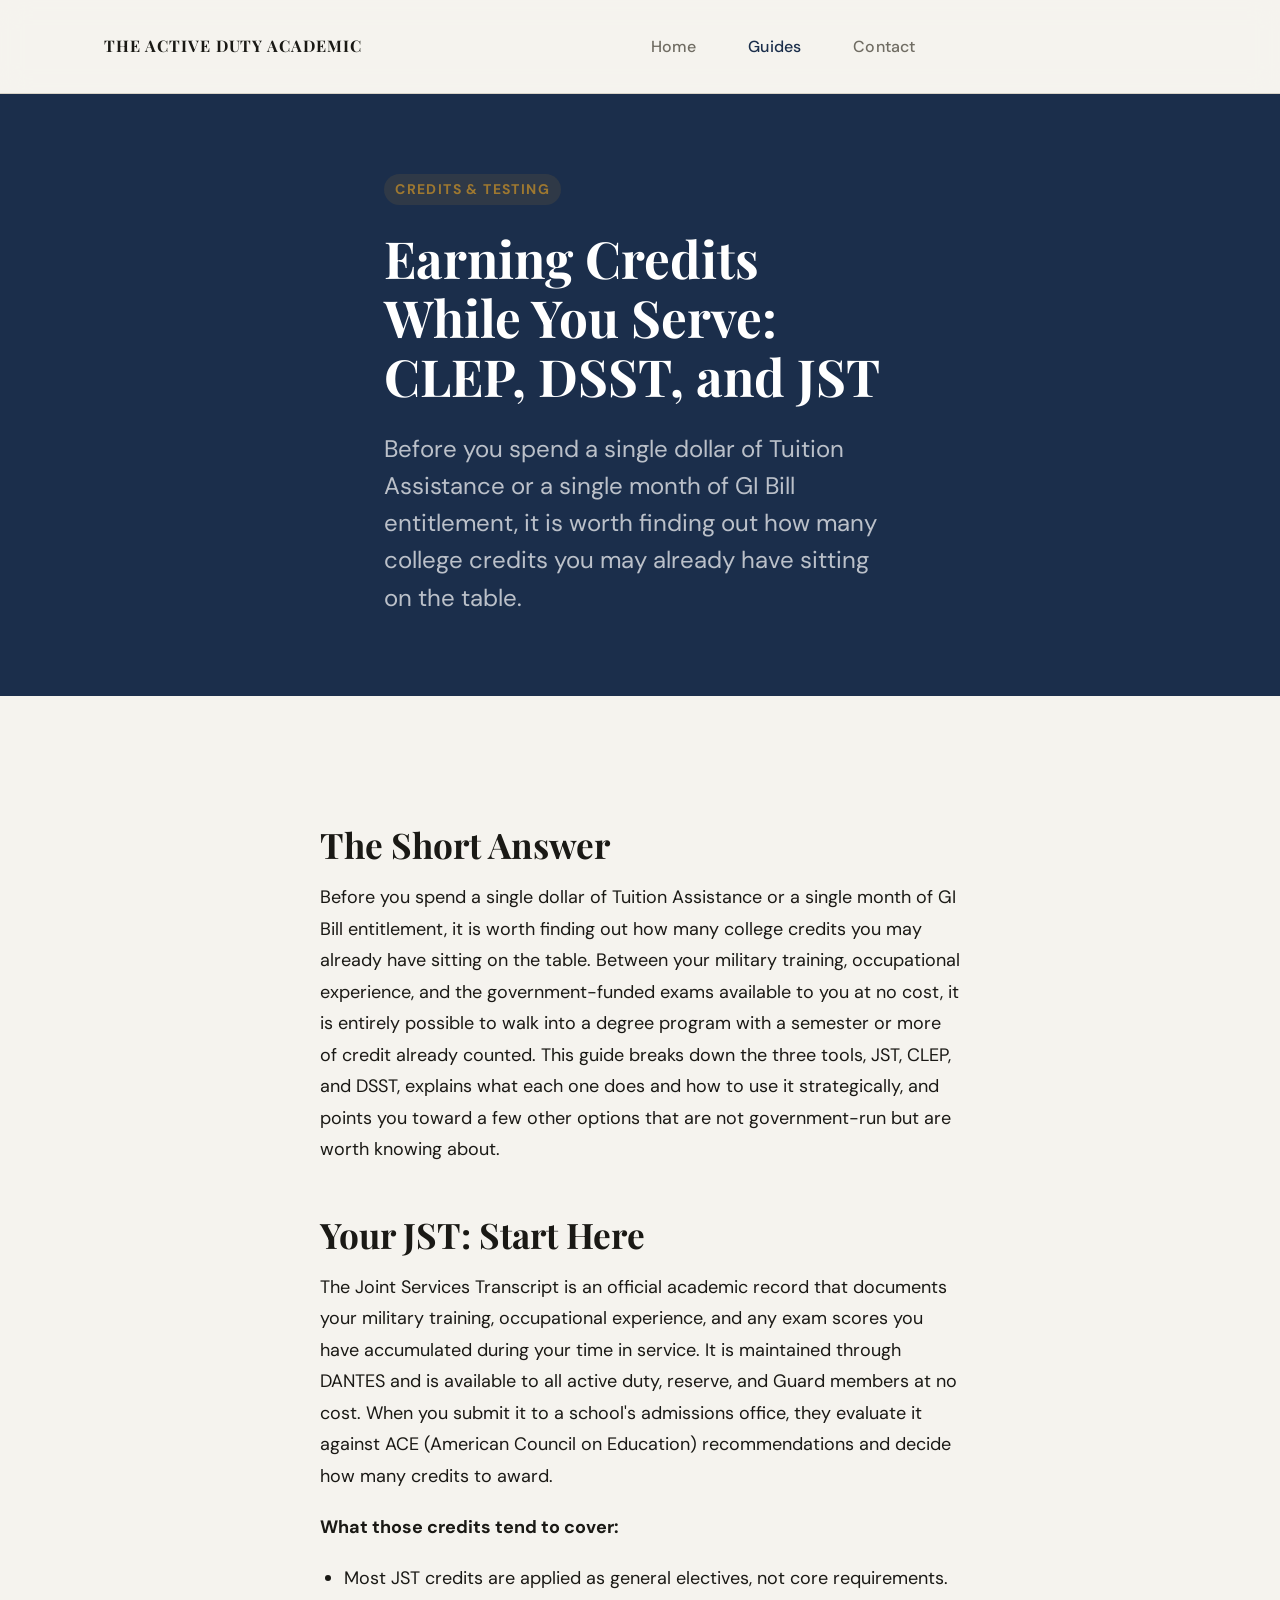
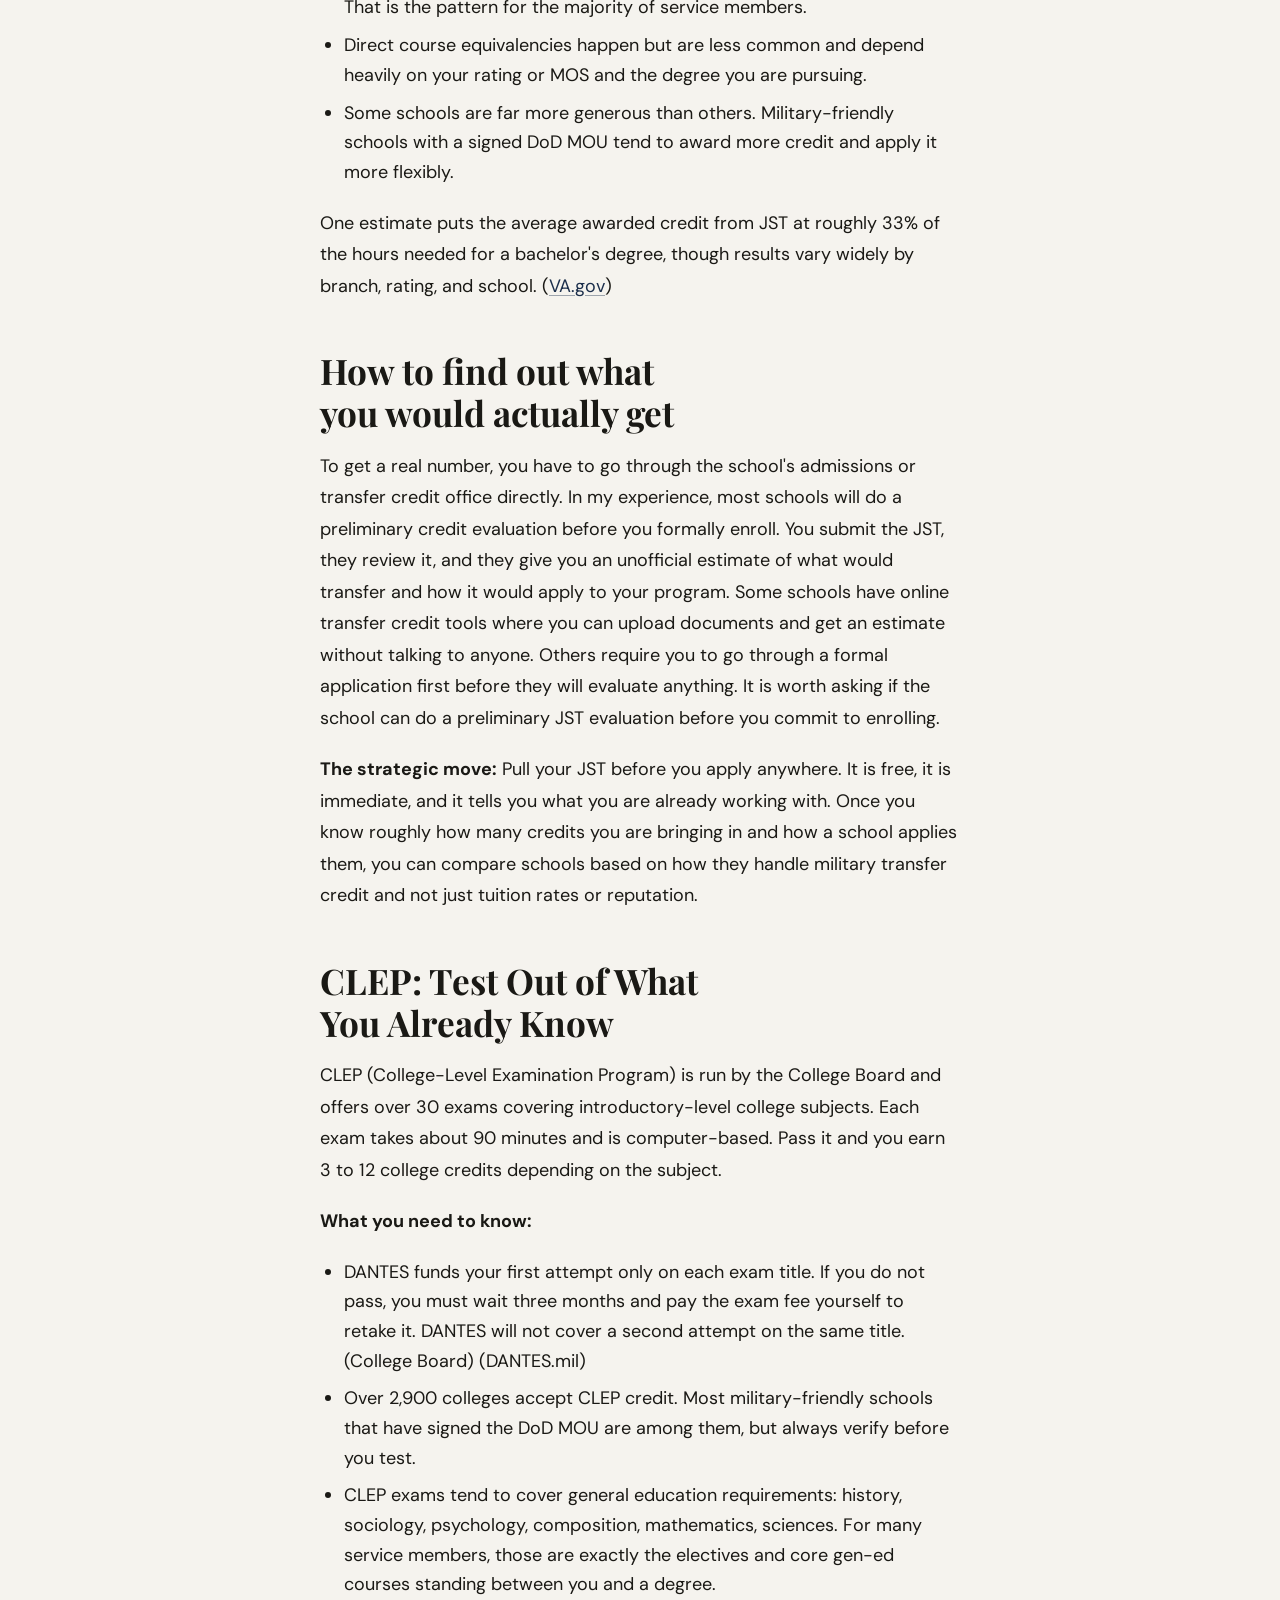
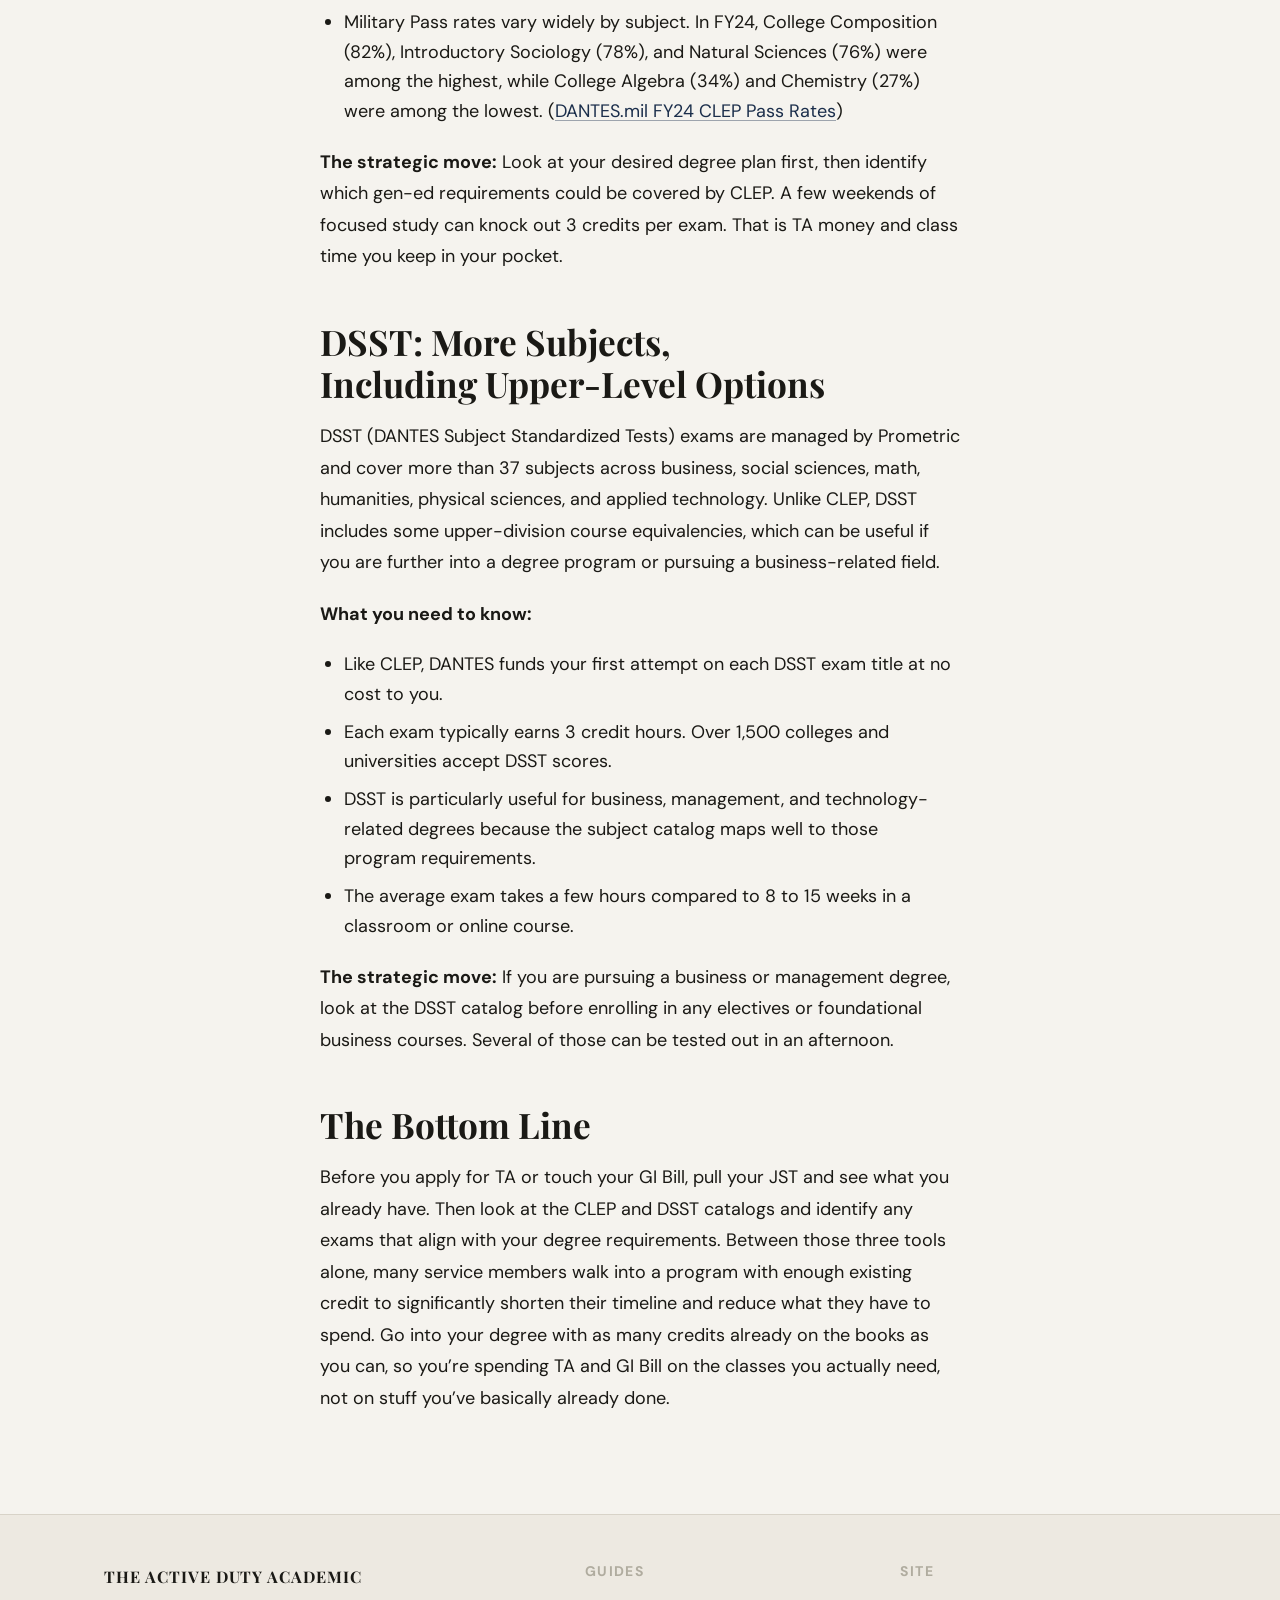
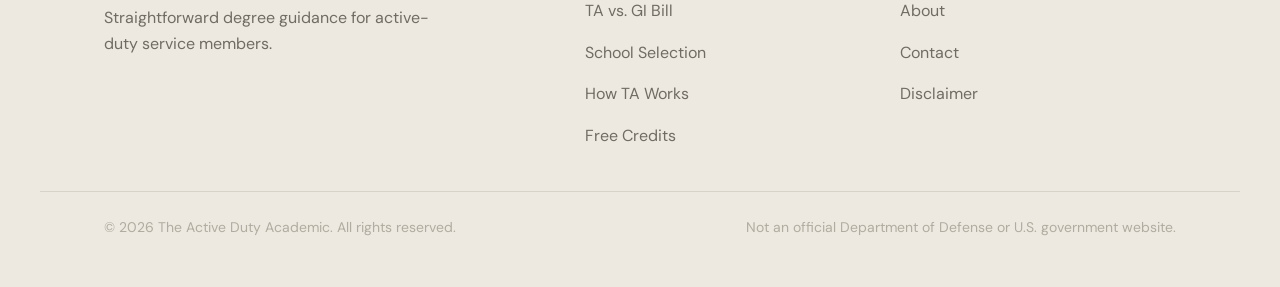
<file: Posts/earning-credits.html>
<!DOCTYPE html>
<html lang="en" data-theme="light">
<head>
  <meta charset="UTF-8" />
  <meta name="viewport" content="width=device-width, initial-scale=1.0" />
  <title>Earning Credits While You Serve: CLEP, DSST, and JST | The Active Duty Academic</title>
  <meta
    name="description"
    content="How to use your JST, CLEP, and DSST to earn college credits while you’re still on active duty so you spend less TA and GI Bill later."
  />

  <link rel="preconnect" href="https://fonts.googleapis.com" />
  <link rel="preconnect" href="https://fonts.gstatic.com" crossorigin />
  <link
    href="https://fonts.googleapis.com/css2?family=Playfair+Display:wght@600;700&family=DM+Sans:wght@300;400;500;600;700&display=swap"
    rel="stylesheet"
  />

  <!-- CSS path relative to Posts/ -->
  <link rel="stylesheet" href="../assets/style.css" />
</head>
<body>
  <!-- HEADER -->
  <header class="site-header" id="site-header">
    <div class="container">
      <nav class="nav-inner" aria-label="Main navigation">
        <a href="../index.html" class="site-logo" aria-label="The Active Duty Academic Home">
          <span class="site-logo-wordmark">The Active Duty Academic</span>
        </a>
        <ul class="nav-links" id="nav-links" role="list">
          <li><a href="../index.html">Home</a></li>
          <li><a href="../index.html#core-guides" class="active">Guides</a></li>
          <li><a href="../contact.html">Contact</a></li>
        </ul>
        <div class="nav-actions">
          <button
            class="menu-toggle"
            id="menu-toggle"
            aria-label="Open navigation menu"
            aria-expanded="false"
            aria-controls="nav-links"
          >
            <svg width="22" height="22" viewBox="0 0 24 24" fill="none" stroke="currentColor" stroke-width="2" aria-hidden="true">
              <path d="M4 6h16M4 12h16M4 18h16"></path>
            </svg>
          </button>
        </div>
      </nav>
    </div>
  </header>

  <!-- ARTICLE HEADER -->
  <section class="post-header">
    <div class="container container--narrow">
      <div class="post-meta">
        <span class="post-tag">Credits &amp; Testing</span>
      </div>
      <h1 class="post-title">Earning Credits While You Serve: CLEP, DSST, and JST</h1>
      <p class="post-subtitle">
        Before you spend a single dollar of Tuition Assistance or a single month of GI Bill entitlement, it is worth
        finding out how many college credits you may already have sitting on the table.
      </p>
    </div>
  </section>

  <!-- ARTICLE BODY -->
  <main class="post-body">
    <div class="container">
      <article class="post-content">

        <h2>The Short Answer</h2>
        <p>
          Before you spend a single dollar of Tuition Assistance or a single month of GI Bill entitlement, it is worth finding out how many college credits you may already have sitting on the table. Between your military training, occupational experience, and the government-funded exams available to you at no cost, it is entirely possible to walk into a degree program with a semester or more of credit already counted. This guide breaks down the three tools, JST, CLEP, and DSST, explains what each one does and how to use it strategically, and points you toward a few other options that are not government-run but are worth knowing about.
        </p>

        <h2>Your JST: Start Here</h2>
        <p>
          The Joint Services Transcript is an official academic record that documents your military training, occupational experience, and any exam scores you have accumulated during your time in service. It is maintained through DANTES and is available to all active duty, reserve, and Guard members at no cost. When you submit it to a school's admissions office, they evaluate it against ACE (American Council on Education) recommendations and decide how many credits to award.
        </p>

        <p><strong>What those credits tend to cover:</strong></p>
        <ul>
          <li>Most JST credits are applied as general electives, not core requirements. That is the pattern for the majority of service members.</li>
          <li>Direct course equivalencies happen but are less common and depend heavily on your rating or MOS and the degree you are pursuing.</li>
          <li>Some schools are far more generous than others. Military-friendly schools with a signed DoD MOU tend to award more credit and apply it more flexibly.</li>
        </ul>
        <p>
          One estimate puts the average awarded credit from JST at roughly 33% of the hours needed for a bachelor's degree, though results vary widely by branch, rating, and school.
          (<a href="https://www.va.gov/resources/how-do-i-get-college-credits-for-my-military-service/" target="_blank" rel="noopener noreferrer">VA.gov</a>)
        </p>

        <h2>How to find out what you would actually get</h2>
        <p>
          To get a real number, you have to go through the school's admissions or transfer credit office directly. In my experience, most schools will do a preliminary credit evaluation before you formally enroll. You submit the JST, they review it, and they give you an unofficial estimate of what would transfer and how it would apply to your program. Some schools have online transfer credit tools where you can upload documents and get an estimate without talking to anyone. Others require you to go through a formal application first before they will evaluate anything. It is worth asking if the school can do a preliminary JST evaluation before you commit to enrolling.
        </p>
        <p>
          <strong>The strategic move:</strong> Pull your JST before you apply anywhere. It is free, it is immediate, and it tells you what you are already working with. Once you know roughly how many credits you are bringing in and how a school applies them, you can compare schools based on how they handle military transfer credit and not just tuition rates or reputation.
        </p>

        <h2>CLEP: Test Out of What You Already Know</h2>
        <p>
          CLEP (College-Level Examination Program) is run by the College Board and offers over 30 exams covering introductory-level college subjects. Each exam takes about 90 minutes and is computer-based. Pass it and you earn 3 to 12 college credits depending on the subject.
        </p>

        <p><strong>What you need to know:</strong></p>
        <ul>
          <li>
            DANTES funds your first attempt only on each exam title. If you do not pass, you must wait three months and pay the exam fee yourself to retake it. DANTES will not cover a second attempt on the same title. (College Board) (DANTES.mil)
          </li>
          <li>Over 2,900 colleges accept CLEP credit. Most military-friendly schools that have signed the DoD MOU are among them, but always verify before you test.</li>
          <li>CLEP exams tend to cover general education requirements: history, sociology, psychology, composition, mathematics, sciences. For many service members, those are exactly the electives and core gen-ed courses standing between you and a degree.</li>
          <li>
            Military Pass rates vary widely by subject. In FY24, College Composition (82%), Introductory Sociology (78%), and Natural Sciences (76%) were among the highest, while College Algebra (34%) and Chemistry (27%) were among the lowest.
            (<a href="https://www.dantes.mil/Portals/132/Marketing%20Resources/FY25/CLEPFY24MilPassRate.pdf" target="_blank" rel="noopener noreferrer">DANTES.mil FY24 CLEP Pass Rates</a>)
          </li>
        </ul>
        <p>
          <strong>The strategic move:</strong> Look at your desired degree plan first, then identify which gen-ed requirements could be covered by CLEP. A few weekends of focused study can knock out 3 credits per exam. That is TA money and class time you keep in your pocket.
        </p>

        <h2>DSST: More Subjects, Including Upper-Level Options</h2>
        <p>
          DSST (DANTES Subject Standardized Tests) exams are managed by Prometric and cover more than 37 subjects across business, social sciences, math, humanities, physical sciences, and applied technology. Unlike CLEP, DSST includes some upper-division course equivalencies, which can be useful if you are further into a degree program or pursuing a business-related field.
        </p>

        <p><strong>What you need to know:</strong></p>
        <ul>
          <li>Like CLEP, DANTES funds your first attempt on each DSST exam title at no cost to you.</li>
          <li>Each exam typically earns 3 credit hours. Over 1,500 colleges and universities accept DSST scores.</li>
          <li>DSST is particularly useful for business, management, and technology-related degrees because the subject catalog maps well to those program requirements.</li>
          <li>The average exam takes a few hours compared to 8 to 15 weeks in a classroom or online course.</li>
        </ul>
        <p>
          <strong>The strategic move:</strong> If you are pursuing a business or management degree, look at the DSST catalog before enrolling in any electives or foundational business courses. Several of those can be tested out in an afternoon.
        </p>

        <h2>The Bottom Line</h2>
        <p>
          Before you apply for TA or touch your GI Bill, pull your JST and see what you already have. Then look at the CLEP and DSST catalogs and identify any exams that align with your degree requirements. Between those three tools alone, many service members walk into a program with enough existing credit to significantly shorten their timeline and reduce what they have to spend. Go into your degree with as many credits already on the books as you can, so you’re spending TA and GI Bill on the classes you actually need, not on stuff you’ve basically already done.
        </p>

      </article>
    </div>
  </main>

  <!-- FOOTER -->
  <footer class="site-footer">
    <div class="container container--wide footer-inner">
      <div class="footer-brand">
        <a href="../index.html" class="site-logo">
          <span class="site-logo-wordmark">The Active Duty Academic</span>
        </a>
        <p>Straightforward degree guidance for active-duty service members.</p>
      </div>
      <div class="footer-col">
        <h4>Guides</h4>
        <ul>
          <li><a href="ta-vs-gi-bill.html">TA vs. GI Bill</a></li>
          <li><a href="school-selection.html">School Selection</a></li>
          <li><a href="how-ta-works.html">How TA Works</a></li>
          <li><a href="earning-credits.html">Free Credits</a></li>
        </ul>
      </div>
      <div class="footer-col">
        <h4>Site</h4>
        <ul>
          <li><a href="../about.html">About</a></li>
          <li><a href="../contact.html">Contact</a></li>
          <li><a href="../disclaimer.html">Disclaimer</a></li>
        </ul>
      </div>
    </div>
    <div class="container container--wide footer-bottom">
      <p>&copy; <span id="year"></span> The Active Duty Academic. All rights reserved.</p>
      <p>Not an official Department of Defense or U.S. government website.</p>
    </div>
  </footer>

  <script>
    document.getElementById('year').textContent = new Date().getFullYear();

    const header = document.getElementById('site-header');
    window.addEventListener('scroll', () => {
      header.classList.toggle('scrolled', window.scrollY > 8);
    }, { passive: true });

    const menuToggle = document.getElementById('menu-toggle');
    const navLinks = document.getElementById('nav-links');
    if (menuToggle && navLinks) {
      menuToggle.addEventListener('click', () => {
        const isOpen = navLinks.classList.toggle('open');
        menuToggle.setAttribute('aria-expanded', isOpen);
      });
    }
  </script>
</body>
</html>
</file>
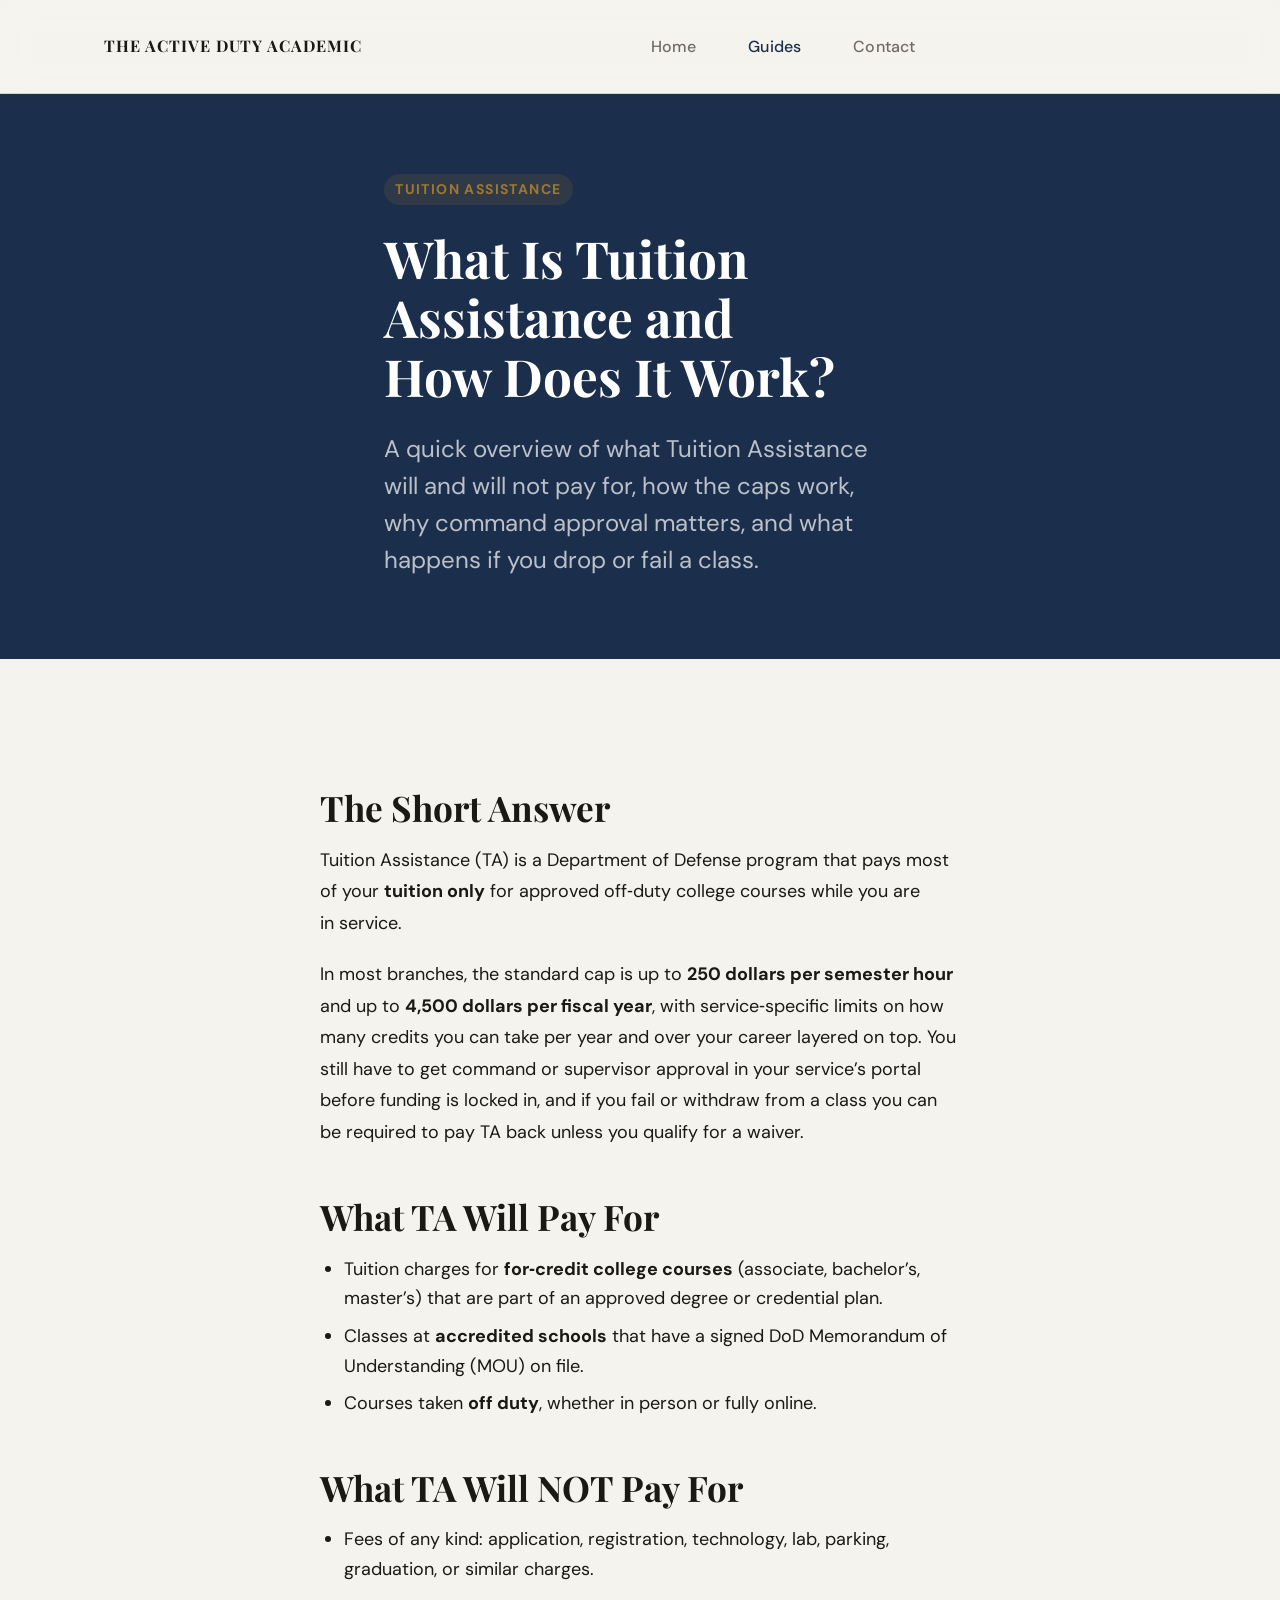
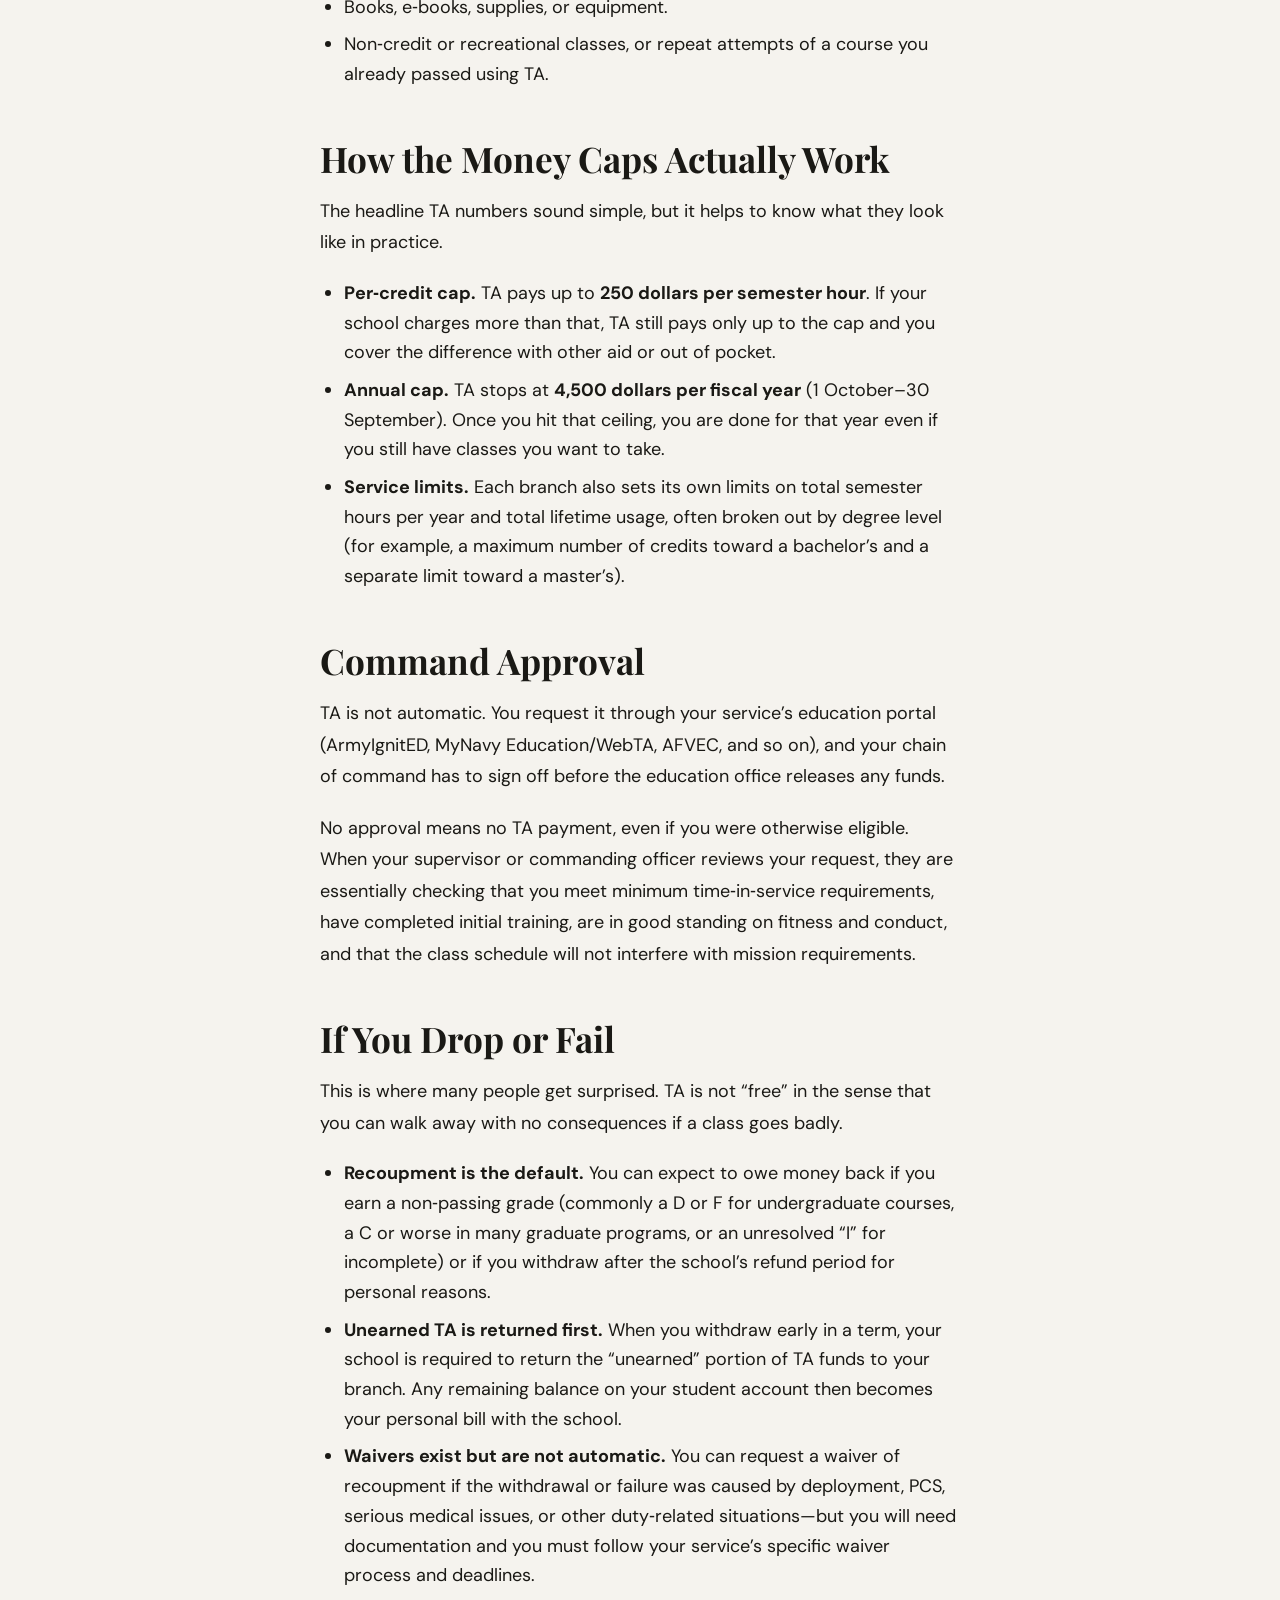
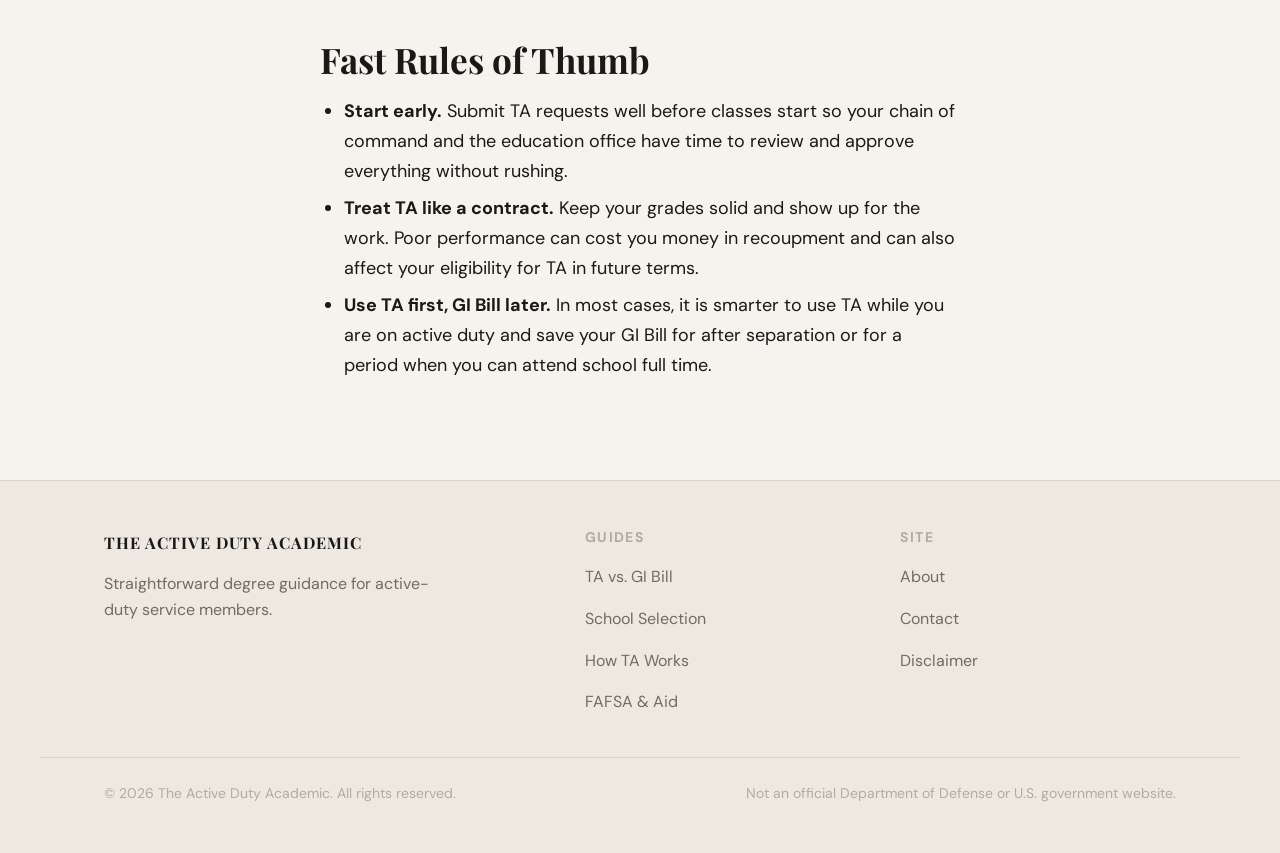
<file: Posts/how-ta-works.html>
<!DOCTYPE html>
<html lang="en" data-theme="light">
<head>
  <meta charset="UTF-8" />
  <meta name="viewport" content="width=device-width, initial-scale=1.0" />
  <title>What Is Tuition Assistance and How Does It Work? | The Active Duty Academic</title>
  <meta
    name="description"
    content="Cheat sheet for understanding how Tuition Assistance works: what it pays for, caps, command approval, and what happens if you drop or fail."
  />

  <link rel="preconnect" href="https://fonts.googleapis.com" />
  <link rel="preconnect" href="https://fonts.gstatic.com" crossorigin />
  <link
    href="https://fonts.googleapis.com/css2?family=Playfair+Display:wght@600;700&family=DM+Sans:wght@300;400;500;600;700&display=swap"
    rel="stylesheet"
  />

  <!-- CSS path relative to Posts/ -->
  <link rel="stylesheet" href="../assets/style.css" />
</head>
<body>
  <!-- HEADER -->
  <header class="site-header" id="site-header">
    <div class="container">
      <nav class="nav-inner" aria-label="Main navigation">
        <a href="../index.html" class="site-logo" aria-label="The Active Duty Academic Home">
          <span class="site-logo-wordmark">The Active Duty Academic</span>
        </a>
        <ul class="nav-links" id="nav-links" role="list">
          <li><a href="../index.html">Home</a></li>
          <li><a href="../index.html#core-guides" class="active">Guides</a></li>
          <li><a href="../contact.html">Contact</a></li>
        </ul>
        <div class="nav-actions">
          <button
            class="menu-toggle"
            id="menu-toggle"
            aria-label="Open navigation menu"
            aria-expanded="false"
            aria-controls="nav-links"
          >
            <svg width="22" height="22" viewBox="0 0 24 24" fill="none" stroke="currentColor" stroke-width="2" aria-hidden="true">
              <path d="M4 6h16M4 12h16M4 18h16"></path>
            </svg>
          </button>
        </div>
      </nav>
    </div>
  </header>

  <!-- ARTICLE HEADER -->
  <section class="post-header">
    <div class="container container--narrow">
      <div class="post-meta">
        <span class="post-tag">Tuition Assistance</span>
      </div>
      <h1 class="post-title">What Is Tuition Assistance and How Does It Work?</h1>
      <p class="post-subtitle">
        A quick overview of what Tuition Assistance will and will not pay for, how the caps work, why command approval matters, and what happens if you drop or fail a class.
      </p>
    </div>
  </section>

  <!-- ARTICLE BODY -->
  <main class="post-body">
    <div class="container">
      <article class="post-content">

        <h2>The Short Answer</h2>
        <p>
          Tuition Assistance (TA) is a Department of Defense program that pays most of your
          <strong>tuition only</strong> for approved off‑duty college courses while you are in service.
        </p>
        <p>
          In most branches, the standard cap is up to <strong>250 dollars per semester hour</strong> and up to
          <strong>4,500 dollars per fiscal year</strong>, with service‑specific limits on how many credits you can take per year and over your career layered on top.
          You still have to get command or supervisor approval in your service’s portal before funding is locked in, and if you fail or withdraw from a class you can be required to pay TA back unless you qualify for a waiver.
        </p>

        <h2>What TA Will Pay For</h2>
        <ul>
          <li>Tuition charges for <strong>for‑credit college courses</strong> (associate, bachelor’s, master’s) that are part of an approved degree or credential plan.</li>
          <li>Classes at <strong>accredited schools</strong> that have a signed DoD Memorandum of Understanding (MOU) on file.</li>
          <li>Courses taken <strong>off duty</strong>, whether in person or fully online.</li>
        </ul>

        <h2>What TA Will NOT Pay For</h2>
        <ul>
          <li>Fees of any kind: application, registration, technology, lab, parking, graduation, or similar charges.</li>
          <li>Books, e‑books, supplies, or equipment.</li>
          <li>Non‑credit or recreational classes, or repeat attempts of a course you already passed using TA.</li>
        </ul>

        <h2>How the Money Caps Actually Work</h2>
        <p>
          The headline TA numbers sound simple, but it helps to know what they look like in practice.
        </p>
        <ul>
          <li>
            <strong>Per‑credit cap.</strong>
            TA pays up to <strong>250 dollars per semester hour</strong>. If your school charges more than that, TA still pays only up to the cap and you cover the difference with other aid or out of pocket.
          </li>
          <li>
            <strong>Annual cap.</strong>
            TA stops at <strong>4,500 dollars per fiscal year</strong> (1 October–30 September). Once you hit that ceiling, you are done for that year even if you still have classes you want to take.
          </li>
          <li>
            <strong>Service limits.</strong>
            Each branch also sets its own limits on total semester hours per year and total lifetime usage, often broken out by degree level (for example, a maximum number of credits toward a bachelor’s and a separate limit toward a master’s).
          </li>
        </ul>

        <h2>Command Approval</h2>
        <p>
          TA is not automatic. You request it through your service’s education portal (ArmyIgnitED, MyNavy Education/WebTA, AFVEC, and so on), and your chain of command has to sign off before the education office releases any funds.
        </p>
        <p>
          No approval means no TA payment, even if you were otherwise eligible. When your supervisor or commanding officer reviews your request, they are essentially checking that you meet minimum time‑in‑service requirements, have completed initial training, are in good standing on fitness and conduct, and that the class schedule will not interfere with mission requirements.
        </p>

        <h2>If You Drop or Fail</h2>
        <p>
          This is where many people get surprised. TA is not “free” in the sense that you can walk away with no consequences if a class goes badly.
        </p>
        <ul>
          <li>
            <strong>Recoupment is the default.</strong>
            You can expect to owe money back if you earn a non‑passing grade (commonly a D or F for undergraduate courses, a C or worse in many graduate programs, or an unresolved “I” for incomplete) or if you withdraw after the school’s refund period for personal reasons.
          </li>
          <li>
            <strong>Unearned TA is returned first.</strong>
            When you withdraw early in a term, your school is required to return the “unearned” portion of TA funds to your branch. Any remaining balance on your student account then becomes your personal bill with the school.
          </li>
          <li>
            <strong>Waivers exist but are not automatic.</strong>
            You can request a waiver of recoupment if the withdrawal or failure was caused by deployment, PCS, serious medical issues, or other duty‑related situations—but you will need documentation and you must follow your service’s specific waiver process and deadlines.
          </li>
        </ul>

        <h2>Fast Rules of Thumb</h2>
        <ul>
          <li>
            <strong>Start early.</strong>
            Submit TA requests well before classes start so your chain of command and the education office have time to review and approve everything without rushing.
          </li>
          <li>
            <strong>Treat TA like a contract.</strong>
            Keep your grades solid and show up for the work. Poor performance can cost you money in recoupment and can also affect your eligibility for TA in future terms.
          </li>
          <li>
            <strong>Use TA first, GI Bill later.</strong>
            In most cases, it is smarter to use TA while you are on active duty and save your GI Bill for after separation or for a period when you can attend school full time.
          </li>
        </ul>

      </article>
    </div>
  </main>

  <!-- FOOTER -->
  <footer class="site-footer">
    <div class="container container--wide footer-inner">
      <div class="footer-brand">
        <a href="../index.html" class="site-logo">
          <span class="site-logo-wordmark">The Active Duty Academic</span>
        </a>
        <p>Straightforward degree guidance for active-duty service members.</p>
      </div>
      <div class="footer-col">
        <h4>Guides</h4>
        <ul>
          <li><a href="ta-vs-gi-bill.html">TA vs. GI Bill</a></li>
          <li><a href="school-selection.html">School Selection</a></li>
          <li><a href="ta-how-it-works.html">How TA Works</a></li>
          <li><a href="#">FAFSA &amp; Aid</a></li>
        </ul>
      </div>
      <div class="footer-col">
        <h4>Site</h4>
        <ul>
          <li><a href="../about.html">About</a></li>
          <li><a href="../contact.html">Contact</a></li>
          <li><a href="../disclaimer.html">Disclaimer</a></li>
        </ul>
      </div>
    </div>
    <div class="container container--wide footer-bottom">
      <p>&copy; <span id="year"></span> The Active Duty Academic. All rights reserved.</p>
      <p>Not an official Department of Defense or U.S. government website.</p>
    </div>
  </footer>

  <script>
    document.getElementById('year').textContent = new Date().getFullYear();

    const header = document.getElementById('site-header');
    window.addEventListener('scroll', () => {
      header.classList.toggle('scrolled', window.scrollY > 8);
    }, { passive: true });

    const menuToggle = document.getElementById('menu-toggle');
    const navLinks = document.getElementById('nav-links');
    if (menuToggle && navLinks) {
      menuToggle.addEventListener('click', () => {
        const isOpen = navLinks.classList.toggle('open');
        menuToggle.setAttribute('aria-expanded', isOpen);
      });
    }
  </script>
</body>
</html>
</file>
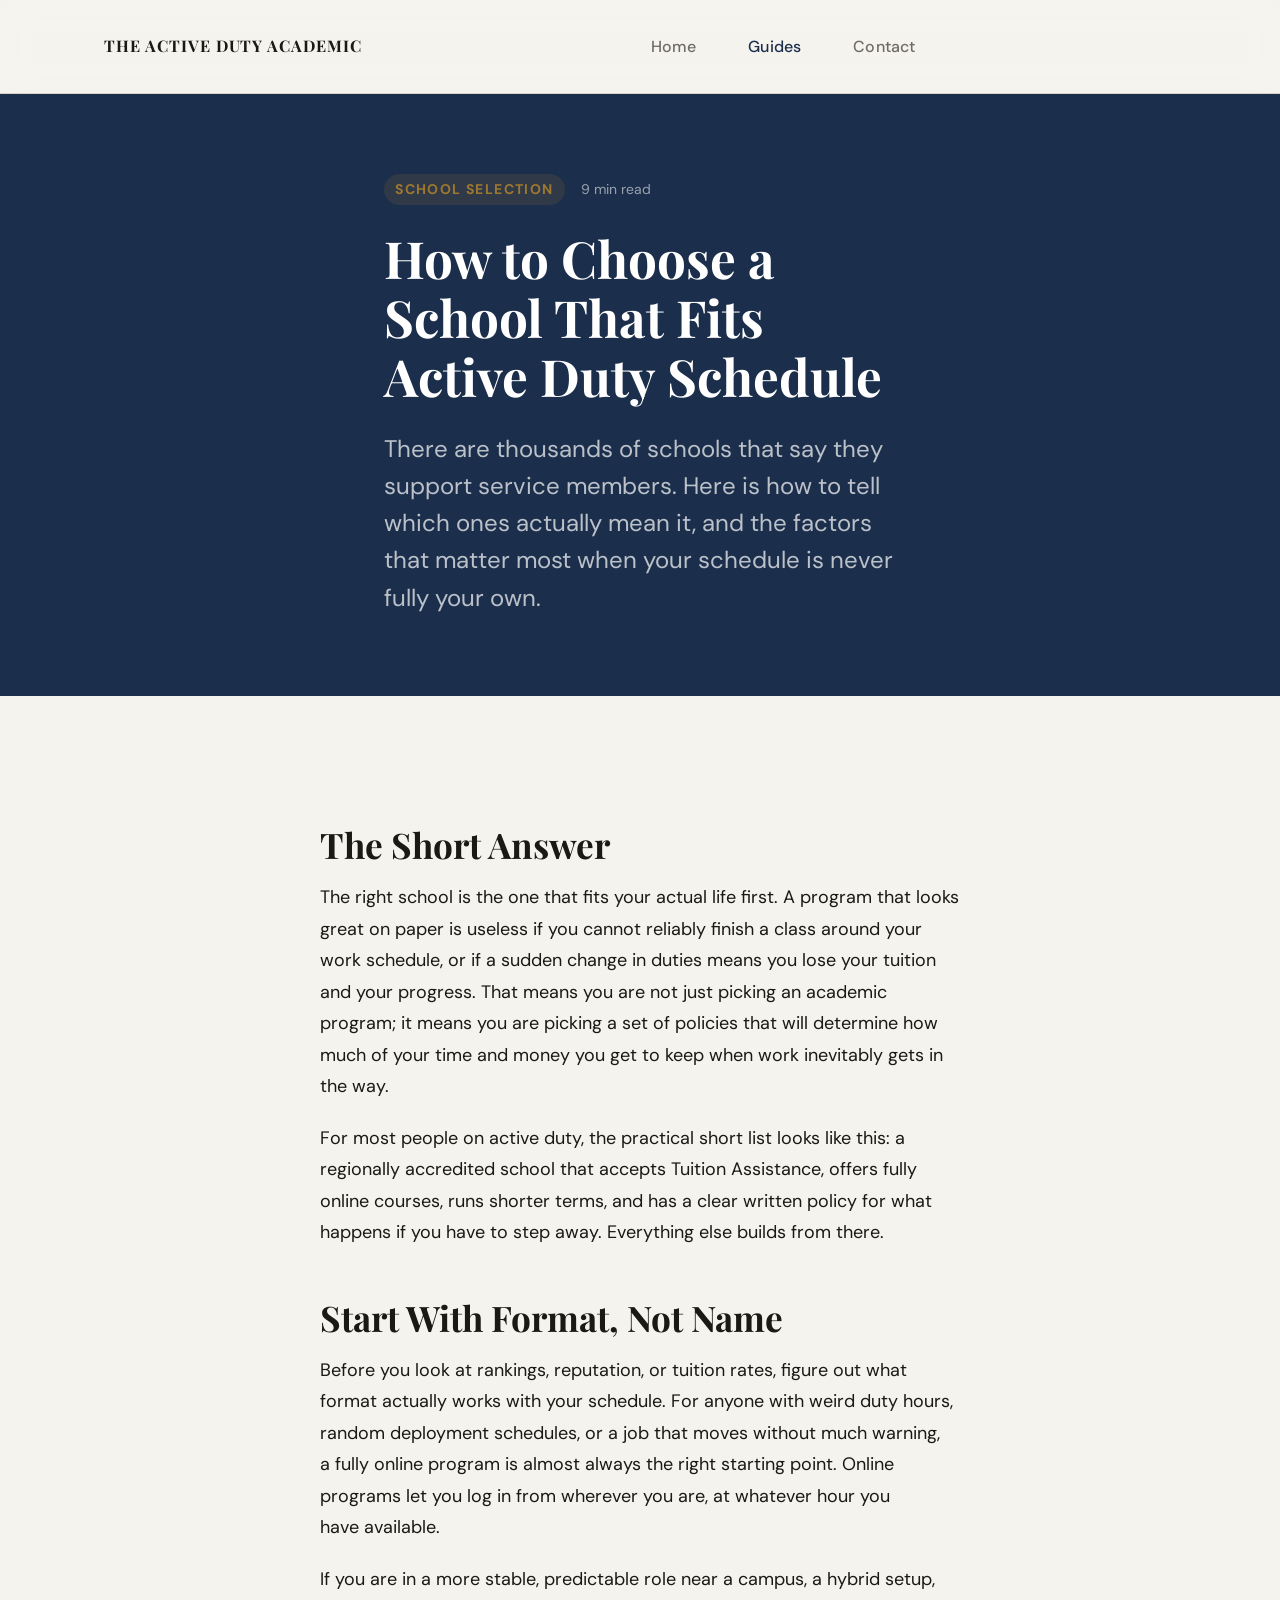
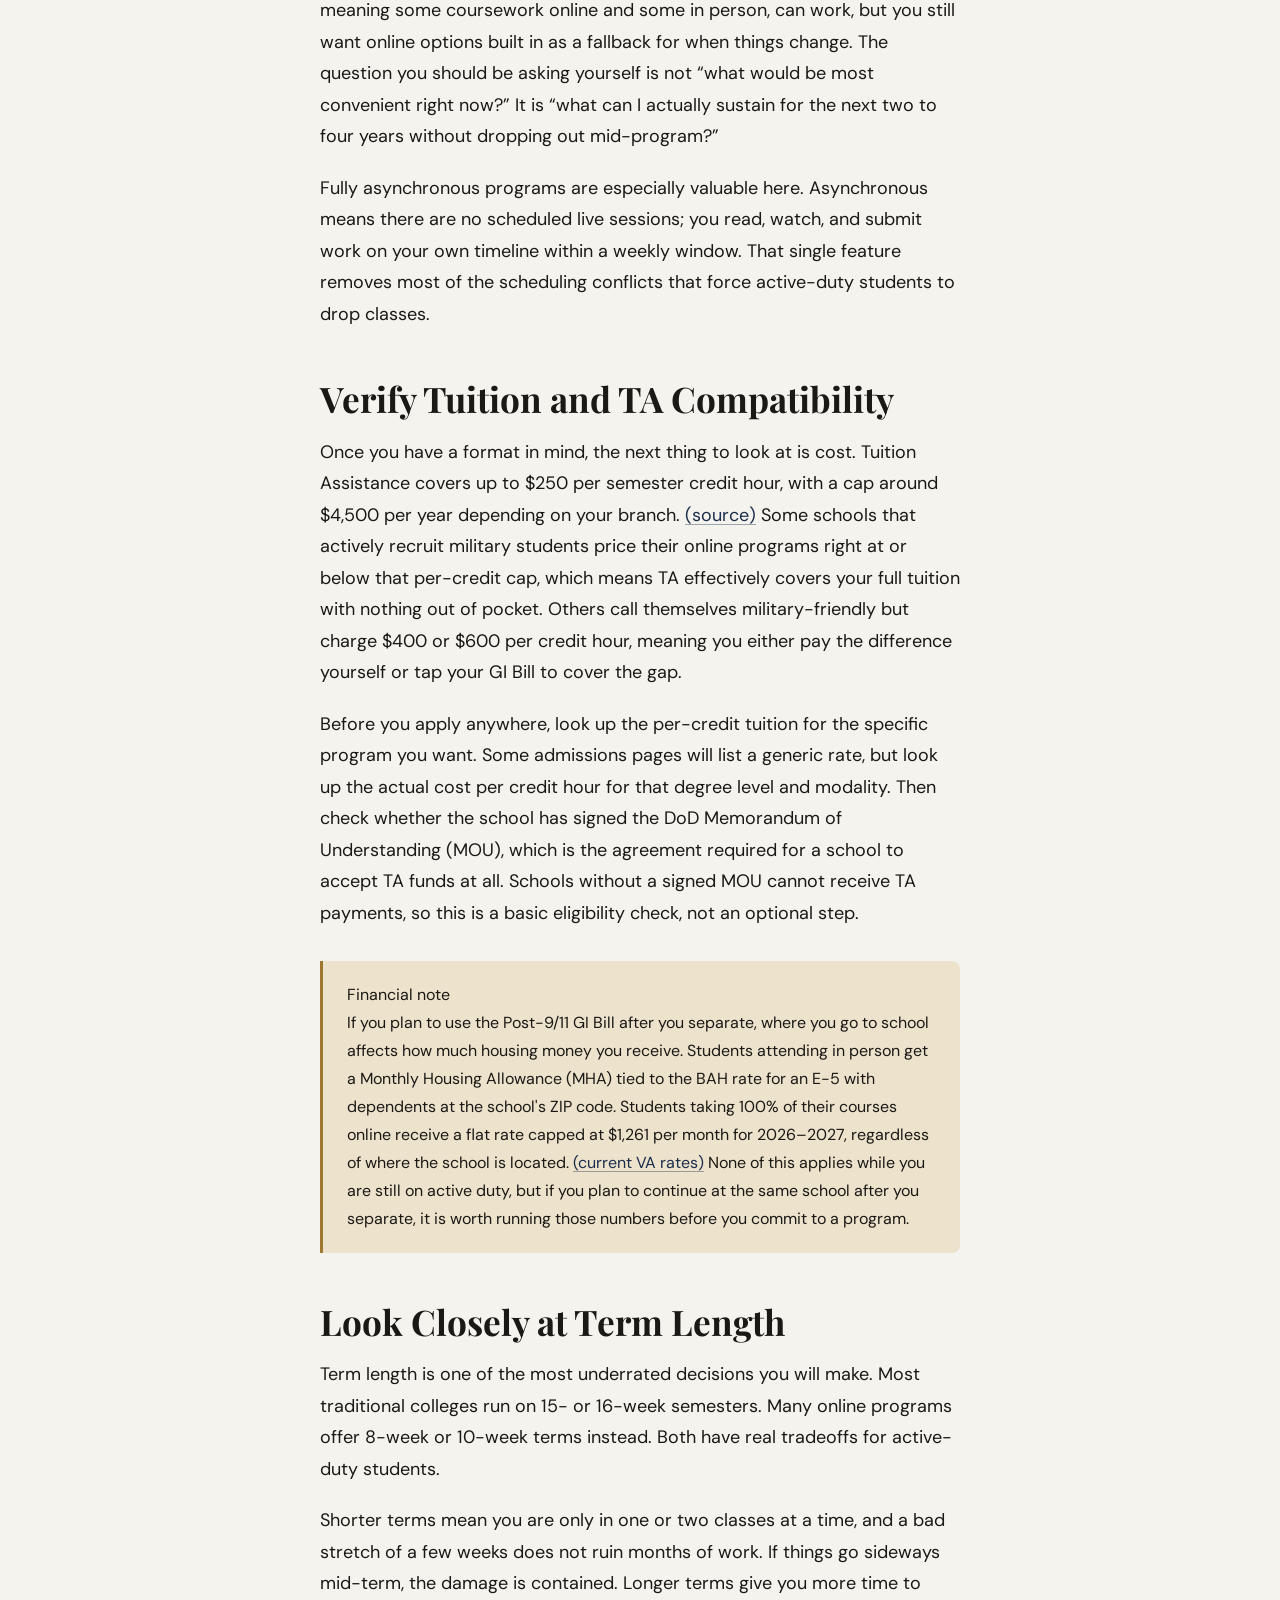
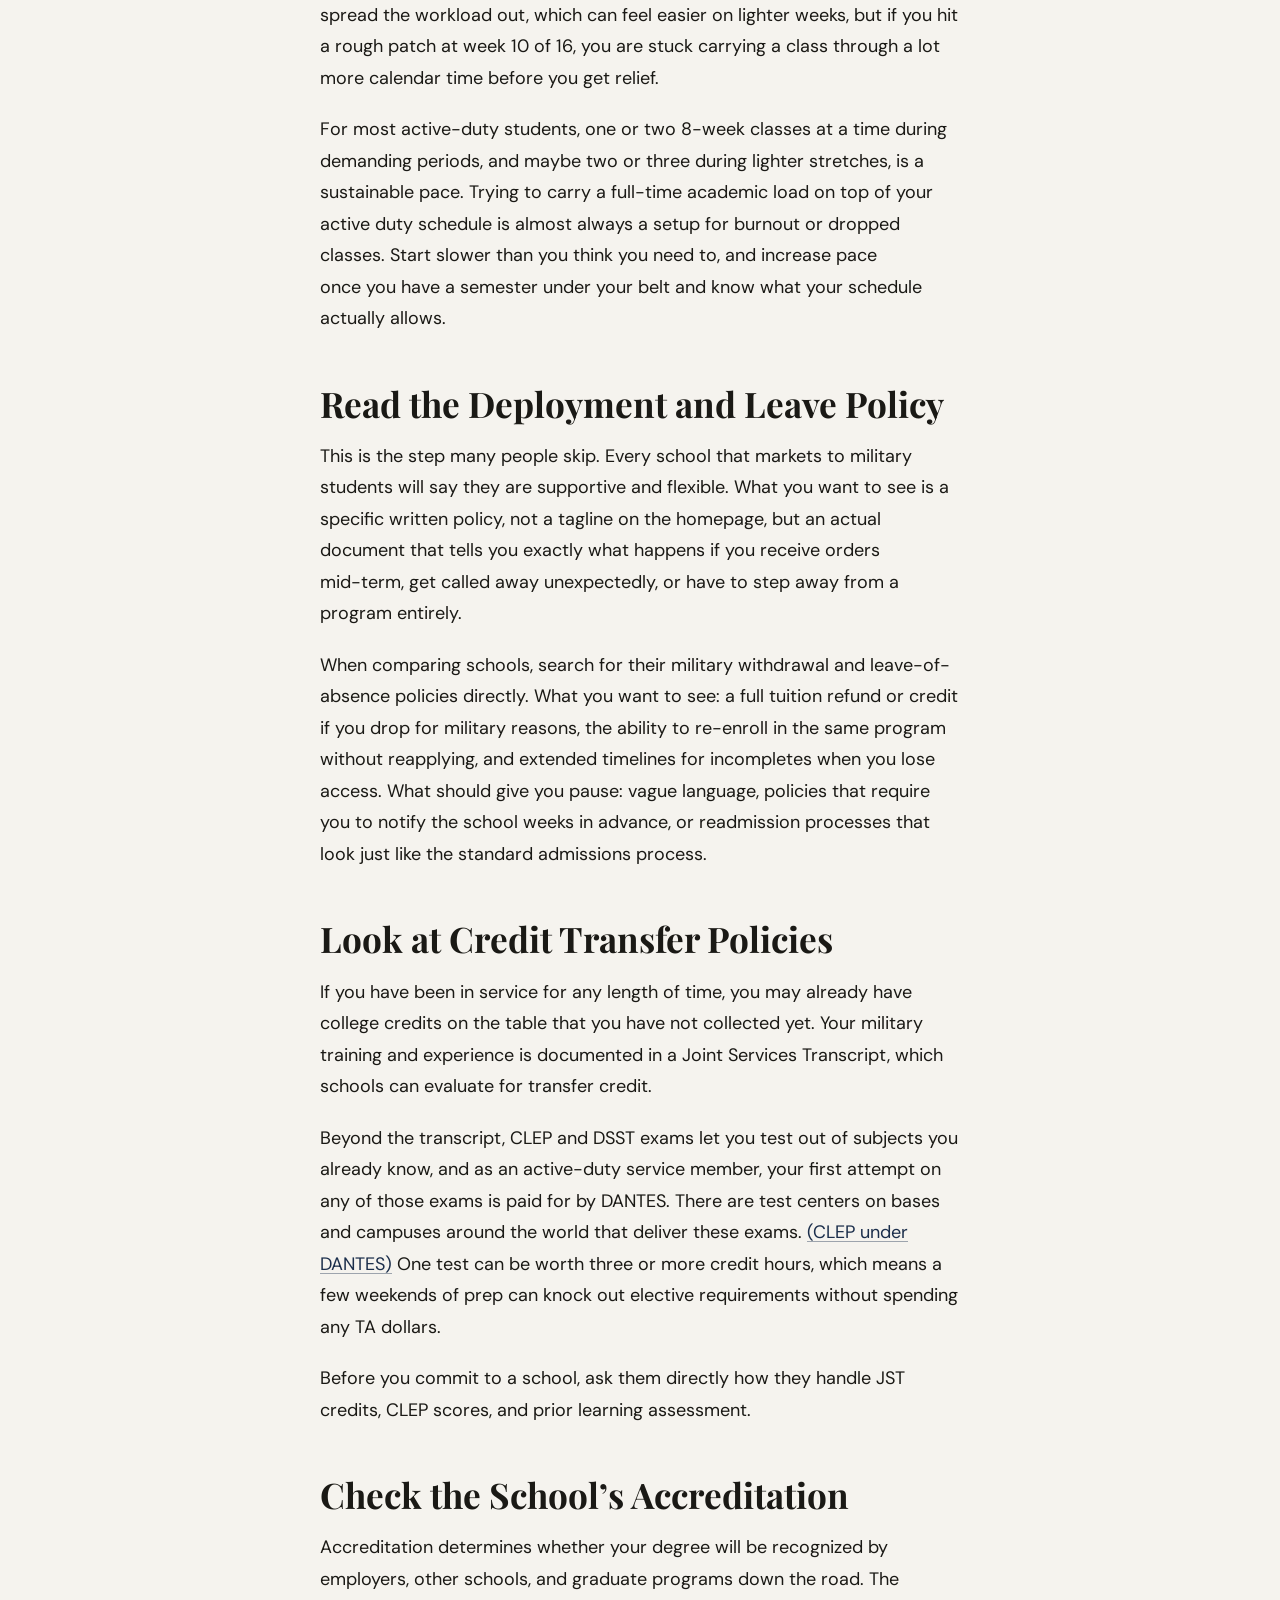
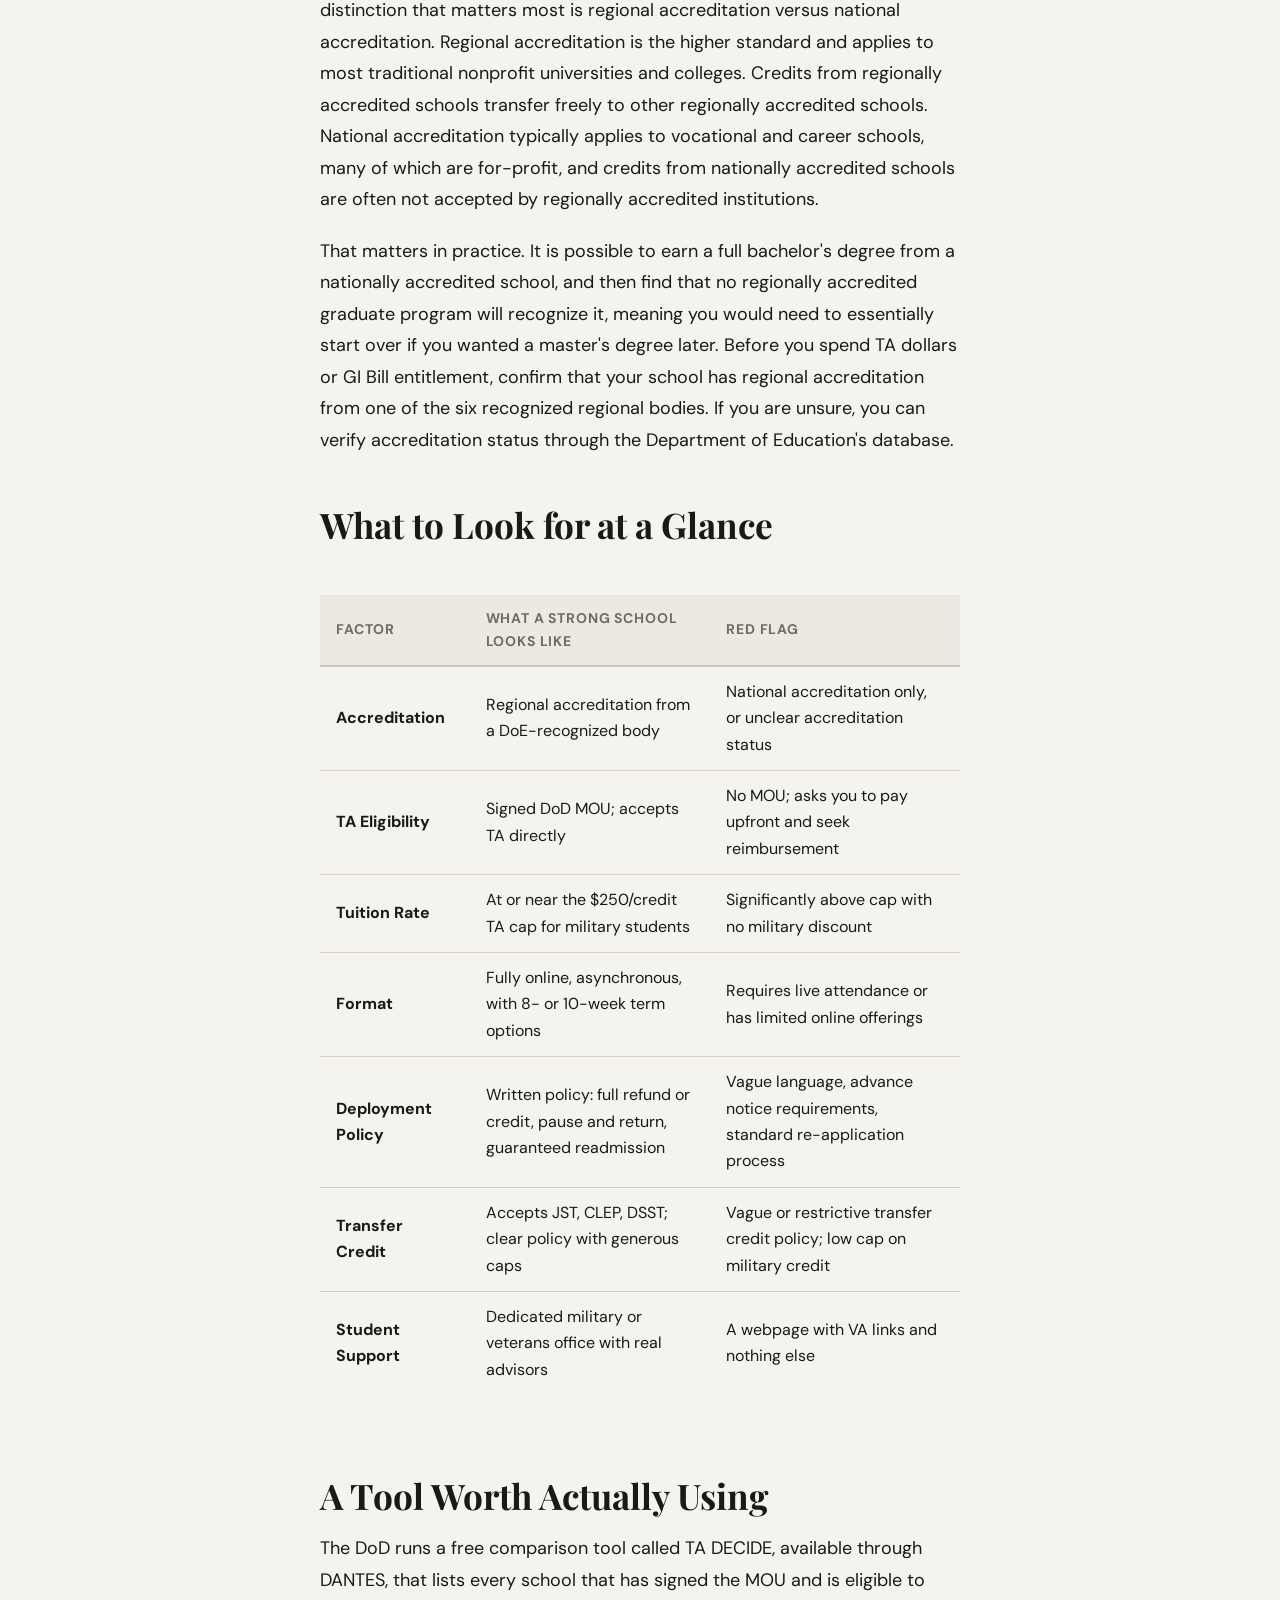
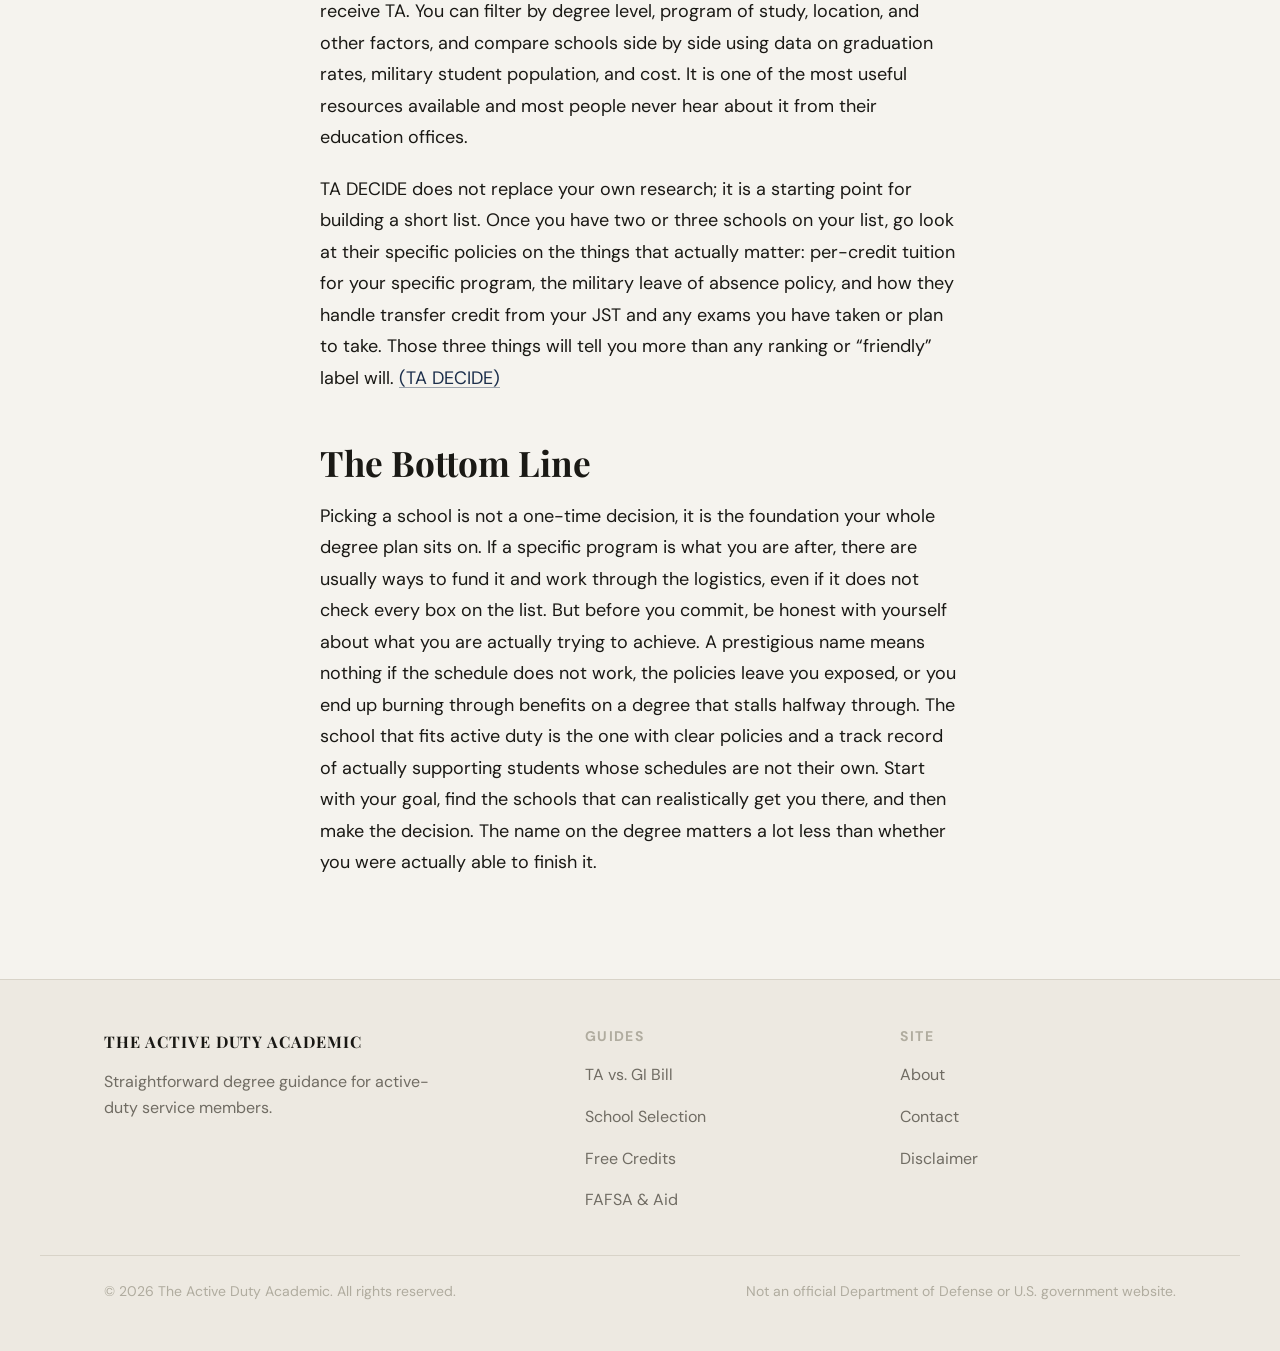
<file: Posts/school-selection.html>
<!DOCTYPE html>
<html lang="en" data-theme="light">
<head>
  <meta charset="UTF-8" />
  <meta name="viewport" content="width=device-width, initial-scale=1.0" />
  <title>How to Choose a School That Fits Active Duty | The Active Duty Academic</title>
  <meta name="description" content="How to choose the right college as an active-duty service member. What actually matters beyond the military-friendly label." />

  <link rel="preconnect" href="https://fonts.googleapis.com" />
  <link rel="preconnect" href="https://fonts.gstatic.com" crossorigin />
  <link href="https://fonts.googleapis.com/css2?family=Playfair+Display:wght@600;700&family=DM+Sans:wght@300;400;500;600;700&display=swap" rel="stylesheet" />

  <!-- CSS path is relative to Posts/ -->
  <link rel="stylesheet" href="../assets/style.css" />
</head>
<body>

  <!-- HEADER -->
  <header class="site-header" id="site-header">
    <div class="container">
      <nav class="nav-inner" aria-label="Main navigation">
        <a href="../index.html" class="site-logo" aria-label="The Active Duty Academic Home">
          <span class="site-logo-wordmark">The Active Duty Academic</span>
        </a>
        <ul class="nav-links" id="nav-links" role="list">
          <li><a href="../index.html">Home</a></li>
          <li><a href="../index.html#core-guides" class="active">Guides</a></li>
          <li><a href="../contact.html">Contact</a></li>
        </ul>
        <div class="nav-actions">
          <button class="menu-toggle" id="menu-toggle" aria-label="Open navigation menu" aria-expanded="false" aria-controls="nav-links">
            <svg width="22" height="22" viewBox="0 0 24 24" fill="none" stroke="currentColor" stroke-width="2" aria-hidden="true">
              <path d="M4 6h16M4 12h16M4 18h16"></path>
            </svg>
          </button>
        </div>
      </nav>
    </div>
  </header>

  <!-- ARTICLE HEADER -->
  <section class="post-header">
    <div class="container container--narrow">
      <div class="post-meta">
        <span class="post-tag">School Selection</span>
        <span class="post-read-time">9 min read</span>
      </div>
      <h1 class="post-title">How to Choose a School That Fits Active Duty Schedule</h1>
      <p class="post-subtitle">
        There are thousands of schools that say they support service members. Here is how to tell which ones actually mean it, and the factors that matter most when your schedule is never fully your own.
      </p>
    </div>
  </section>

  <!-- ARTICLE BODY -->
  <main class="post-body">
    <div class="container">
      <article class="post-content">

        <h2>The Short Answer</h2>
        <p>
          The right school is the one that fits your actual life first. A program that looks great on paper is useless if you cannot reliably finish a class around your work schedule, or if a sudden change in duties means you lose your tuition and your progress. That means you are not just picking an academic program; it means you are picking a set of policies that will determine how much of your time and money you get to keep when work inevitably gets in the way.
        </p>
        <p>
          For most people on active duty, the practical short list looks like this: a regionally accredited school that accepts Tuition Assistance, offers fully online courses, runs shorter terms, and has a clear written policy for what happens if you have to step away. Everything else builds from there.
        </p>

        <h2>Start With Format, Not Name</h2>
        <p>
          Before you look at rankings, reputation, or tuition rates, figure out what format actually works with your schedule. For anyone with weird duty hours, random deployment schedules, or a job that moves without much warning, a fully online program is almost always the right starting point. Online programs let you log in from wherever you are, at whatever hour you have available.
        </p>
        <p>
          If you are in a more stable, predictable role near a campus, a hybrid setup, meaning some coursework online and some in person, can work, but you still want online options built in as a fallback for when things change. The question you should be asking yourself is not “what would be most convenient right now?” It is “what can I actually sustain for the next two to four years without dropping out mid-program?”
        </p>
        <p>
          Fully asynchronous programs are especially valuable here. Asynchronous means there are no scheduled live sessions; you read, watch, and submit work on your own timeline within a weekly window. That single feature removes most of the scheduling conflicts that force active-duty students to drop classes.
        </p>

        <h2>Verify Tuition and TA Compatibility</h2>
        <p>
          Once you have a format in mind, the next thing to look at is cost. Tuition Assistance covers up to $250 per semester credit hour, with a cap around $4,500 per year depending on your branch.
          <a href="https://www.militaryonesource.mil/education-employment/for-service-members/need-money-for-higher-education/" target="_blank" rel="noopener noreferrer">(source)</a>
          Some schools that actively recruit military students price their online programs right at or below that per-credit cap, which means TA effectively covers your full tuition with nothing out of pocket. Others call themselves military-friendly but charge $400 or $600 per credit hour, meaning you either pay the difference yourself or tap your GI Bill to cover the gap.
        </p>
        <p>
          Before you apply anywhere, look up the per-credit tuition for the specific program you want. Some admissions pages will list a generic rate, but look up the actual cost per credit hour for that degree level and modality. Then check whether the school has signed the DoD Memorandum of Understanding (MOU), which is the agreement required for a school to accept TA funds at all. Schools without a signed MOU cannot receive TA payments, so this is a basic eligibility check, not an optional step.
        </p>

        <div class="callout">
          <p class="callout__label">Financial note</p>
          <p>
            If you plan to use the Post-9/11 GI Bill after you separate, where you go to school affects how much housing money you receive. Students attending in person get a Monthly Housing Allowance (MHA) tied to the BAH rate for an E-5 with dependents at the school's ZIP code. Students taking 100% of their courses online receive a flat rate capped at $1,261 per month for 2026–2027, regardless of where the school is located.
            <a href="https://www.va.gov/education/benefit-rates/post-9-11-gi-bill-rates/" target="_blank" rel="noopener noreferrer">(current VA rates)</a>
            None of this applies while you are still on active duty, but if you plan to continue at the same school after you separate, it is worth running those numbers before you commit to a program.
          </p>
        </div>

        <h2>Look Closely at Term Length</h2>
        <p>
          Term length is one of the most underrated decisions you will make. Most traditional colleges run on 15- or 16-week semesters. Many online programs offer 8-week or 10-week terms instead. Both have real tradeoffs for active-duty students.
        </p>
        <p>
          Shorter terms mean you are only in one or two classes at a time, and a bad stretch of a few weeks does not ruin months of work. If things go sideways mid-term, the damage is contained. Longer terms give you more time to spread the workload out, which can feel easier on lighter weeks, but if you hit a rough patch at week 10 of 16, you are stuck carrying a class through a lot more calendar time before you get relief.
        </p>
        <p>
          For most active-duty students, one or two 8-week classes at a time during demanding periods, and maybe two or three during lighter stretches, is a sustainable pace. Trying to carry a full-time academic load on top of your active duty schedule is almost always a setup for burnout or dropped classes. Start slower than you think you need to, and increase pace once you have a semester under your belt and know what your schedule actually allows.
        </p>

        <h2>Read the Deployment and Leave Policy</h2>
        <p>
          This is the step many people skip. Every school that markets to military students will say they are supportive and flexible. What you want to see is a specific written policy, not a tagline on the homepage, but an actual document that tells you exactly what happens if you receive orders mid-term, get called away unexpectedly, or have to step away from a program entirely.
        </p>
        <p>
          When comparing schools, search for their military withdrawal and leave-of-absence policies directly. What you want to see: a full tuition refund or credit if you drop for military reasons, the ability to re-enroll in the same program without reapplying, and extended timelines for incompletes when you lose access. What should give you pause: vague language, policies that require you to notify the school weeks in advance, or readmission processes that look just like the standard admissions process.
        </p>

        <h2>Look at Credit Transfer Policies</h2>
        <p>
          If you have been in service for any length of time, you may already have college credits on the table that you have not collected yet. Your military training and experience is documented in a Joint Services Transcript, which schools can evaluate for transfer credit.
        </p>
        <p>
          Beyond the transcript, CLEP and DSST exams let you test out of subjects you already know, and as an active-duty service member, your first attempt on any of those exams is paid for by DANTES. There are test centers on bases and campuses around the world that deliver these exams.
          <a href="https://www.dantes.mil/clep/" target="_blank" rel="noopener noreferrer">(CLEP under DANTES)</a>
          One test can be worth three or more credit hours, which means a few weekends of prep can knock out elective requirements without spending any TA dollars.
        </p>
        <p>
          Before you commit to a school, ask them directly how they handle JST credits, CLEP scores, and prior learning assessment.
        </p>

        <h2>Check the School’s Accreditation</h2>
        <p>
          Accreditation determines whether your degree will be recognized by employers, other schools, and graduate programs down the road. The distinction that matters most is regional accreditation versus national accreditation. Regional accreditation is the higher standard and applies to most traditional nonprofit universities and colleges. Credits from regionally accredited schools transfer freely to other regionally accredited schools. National accreditation typically applies to vocational and career schools, many of which are for-profit, and credits from nationally accredited schools are often not accepted by regionally accredited institutions.
        </p>
        <p>
          That matters in practice. It is possible to earn a full bachelor's degree from a nationally accredited school, and then find that no regionally accredited graduate program will recognize it, meaning you would need to essentially start over if you wanted a master's degree later. Before you spend TA dollars or GI Bill entitlement, confirm that your school has regional accreditation from one of the six recognized regional bodies. If you are unsure, you can verify accreditation status through the Department of Education's database.
        </p>

        <h2>What to Look for at a Glance</h2>
        <div style="overflow-x:auto;">
          <table class="compare-table">
            <thead>
              <tr>
                <th>Factor</th>
                <th>What a Strong School Looks Like</th>
                <th>Red Flag</th>
              </tr>
            </thead>
            <tbody>
              <tr>
                <td><strong>Accreditation</strong></td>
                <td>Regional accreditation from a DoE-recognized body</td>
                <td>National accreditation only, or unclear accreditation status</td>
              </tr>
              <tr>
                <td><strong>TA Eligibility</strong></td>
                <td>Signed DoD MOU; accepts TA directly</td>
                <td>No MOU; asks you to pay upfront and seek reimbursement</td>
              </tr>
              <tr>
                <td><strong>Tuition Rate</strong></td>
                <td>At or near the $250/credit TA cap for military students</td>
                <td>Significantly above cap with no military discount</td>
              </tr>
              <tr>
                <td><strong>Format</strong></td>
                <td>Fully online, asynchronous, with 8- or 10-week term options</td>
                <td>Requires live attendance or has limited online offerings</td>
              </tr>
              <tr>
                <td><strong>Deployment Policy</strong></td>
                <td>Written policy: full refund or credit, pause and return, guaranteed readmission</td>
                <td>Vague language, advance notice requirements, standard re-application process</td>
              </tr>
              <tr>
                <td><strong>Transfer Credit</strong></td>
                <td>Accepts JST, CLEP, DSST; clear policy with generous caps</td>
                <td>Vague or restrictive transfer credit policy; low cap on military credit</td>
              </tr>
              <tr>
                <td><strong>Student Support</strong></td>
                <td>Dedicated military or veterans office with real advisors</td>
                <td>A webpage with VA links and nothing else</td>
              </tr>
            </tbody>
          </table>
        </div>

        <h2>A Tool Worth Actually Using</h2>
        <p>
          The DoD runs a free comparison tool called TA DECIDE, available through DANTES, that lists every school that has signed the MOU and is eligible to receive TA. You can filter by degree level, program of study, location, and other factors, and compare schools side by side using data on graduation rates, military student population, and cost. It is one of the most useful resources available and most people never hear about it from their education offices.
        </p>
        <p>
          TA DECIDE does not replace your own research; it is a starting point for building a short list. Once you have two or three schools on your list, go look at their specific policies on the things that actually matter: per-credit tuition for your specific program, the military leave of absence policy, and how they handle transfer credit from your JST and any exams you have taken or plan to take. Those three things will tell you more than any ranking or “friendly” label will.
          <a href="https://www.dantes.mil/tadecide/" target="_blank" rel="noopener noreferrer">(TA DECIDE)</a>
        </p>

        <h2>The Bottom Line</h2>
        <p>
          Picking a school is not a one-time decision, it is the foundation your whole degree plan sits on. If a specific program is what you are after, there are usually ways to fund it and work through the logistics, even if it does not check every box on the list. But before you commit, be honest with yourself about what you are actually trying to achieve. A prestigious name means nothing if the schedule does not work, the policies leave you exposed, or you end up burning through benefits on a degree that stalls halfway through. The school that fits active duty is the one with clear policies and a track record of actually supporting students whose schedules are not their own. Start with your goal, find the schools that can realistically get you there, and then make the decision. The name on the degree matters a lot less than whether you were actually able to finish it.
        </p>

      </article>
    </div>
  </main>

  <!-- FOOTER -->
  <footer class="site-footer">
    <div class="container container--wide footer-inner">
      <div class="footer-brand">
        <a href="../index.html" class="site-logo">
          <span class="site-logo-wordmark">The Active Duty Academic</span>
        </a>
        <p>Straightforward degree guidance for active-duty service members.</p>
      </div>
      <div class="footer-col">
        <h4>Guides</h4>
        <ul>
          <li><a href="ta-vs-gi-bill.html">TA vs. GI Bill</a></li>
          <li><a href="school-selection.html">School Selection</a></li>
          <li><a href="#">Free Credits</a></li>
          <li><a href="#">FAFSA &amp; Aid</a></li>
        </ul>
      </div>
      <div class="footer-col">
        <h4>Site</h4>
        <ul>
          <li><a href="../about.html">About</a></li>
          <li><a href="../contact.html">Contact</a></li>
          <li><a href="../disclaimer.html">Disclaimer</a></li>
        </ul>
      </div>
    </div>
    <div class="container container--wide footer-bottom">
      <p>&copy; <span id="year"></span> The Active Duty Academic. All rights reserved.</p>
      <p>Not an official Department of Defense or U.S. government website.</p>
    </div>
  </footer>

  <script>
    document.getElementById('year').textContent = new Date().getFullYear();
    const header = document.getElementById('site-header');
    window.addEventListener('scroll', () => {
      header.classList.toggle('scrolled', window.scrollY > 8);
    }, { passive: true });
    const menuToggle = document.getElementById('menu-toggle');
    const navLinks = document.getElementById('nav-links');
    if (menuToggle && navLinks) {
      menuToggle.addEventListener('click', () => {
        const isOpen = navLinks.classList.toggle('open');
        menuToggle.setAttribute('aria-expanded', isOpen);
      });
    }
  </script>

</body>
</html>
</file>
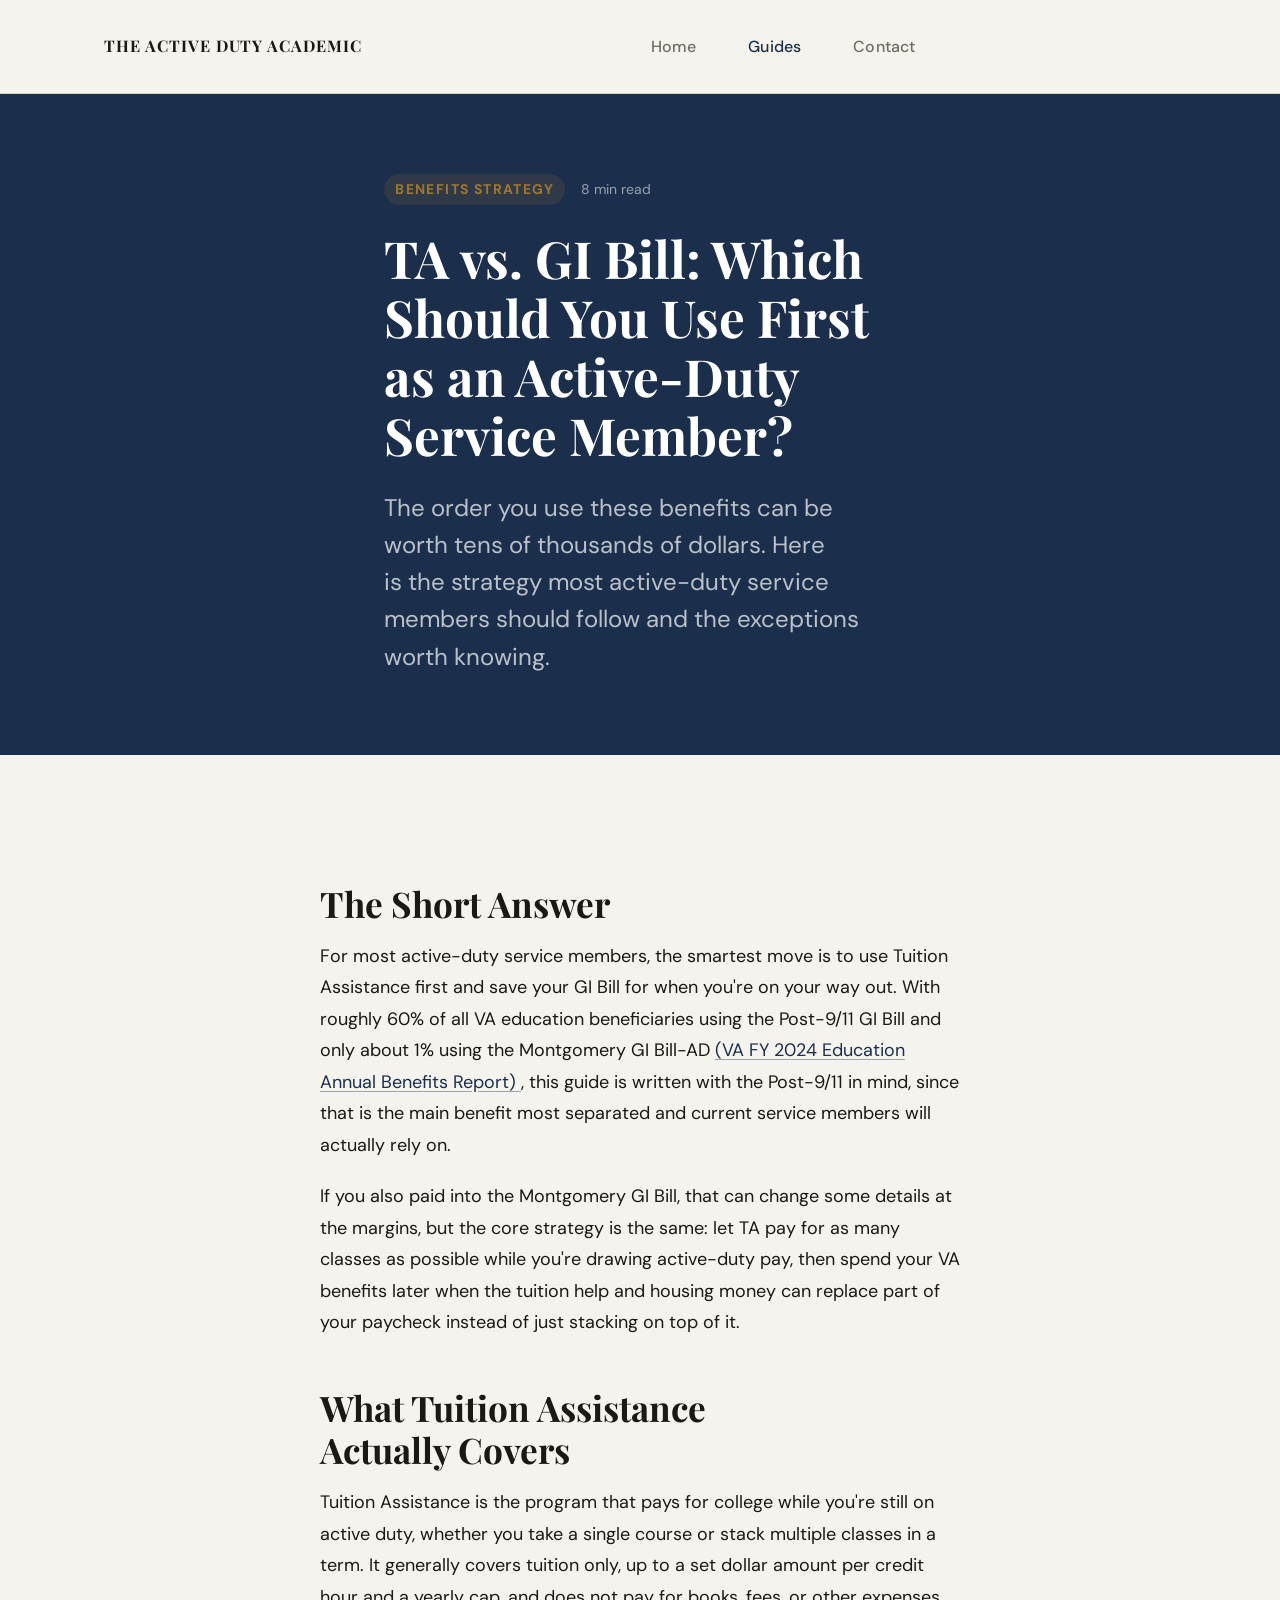
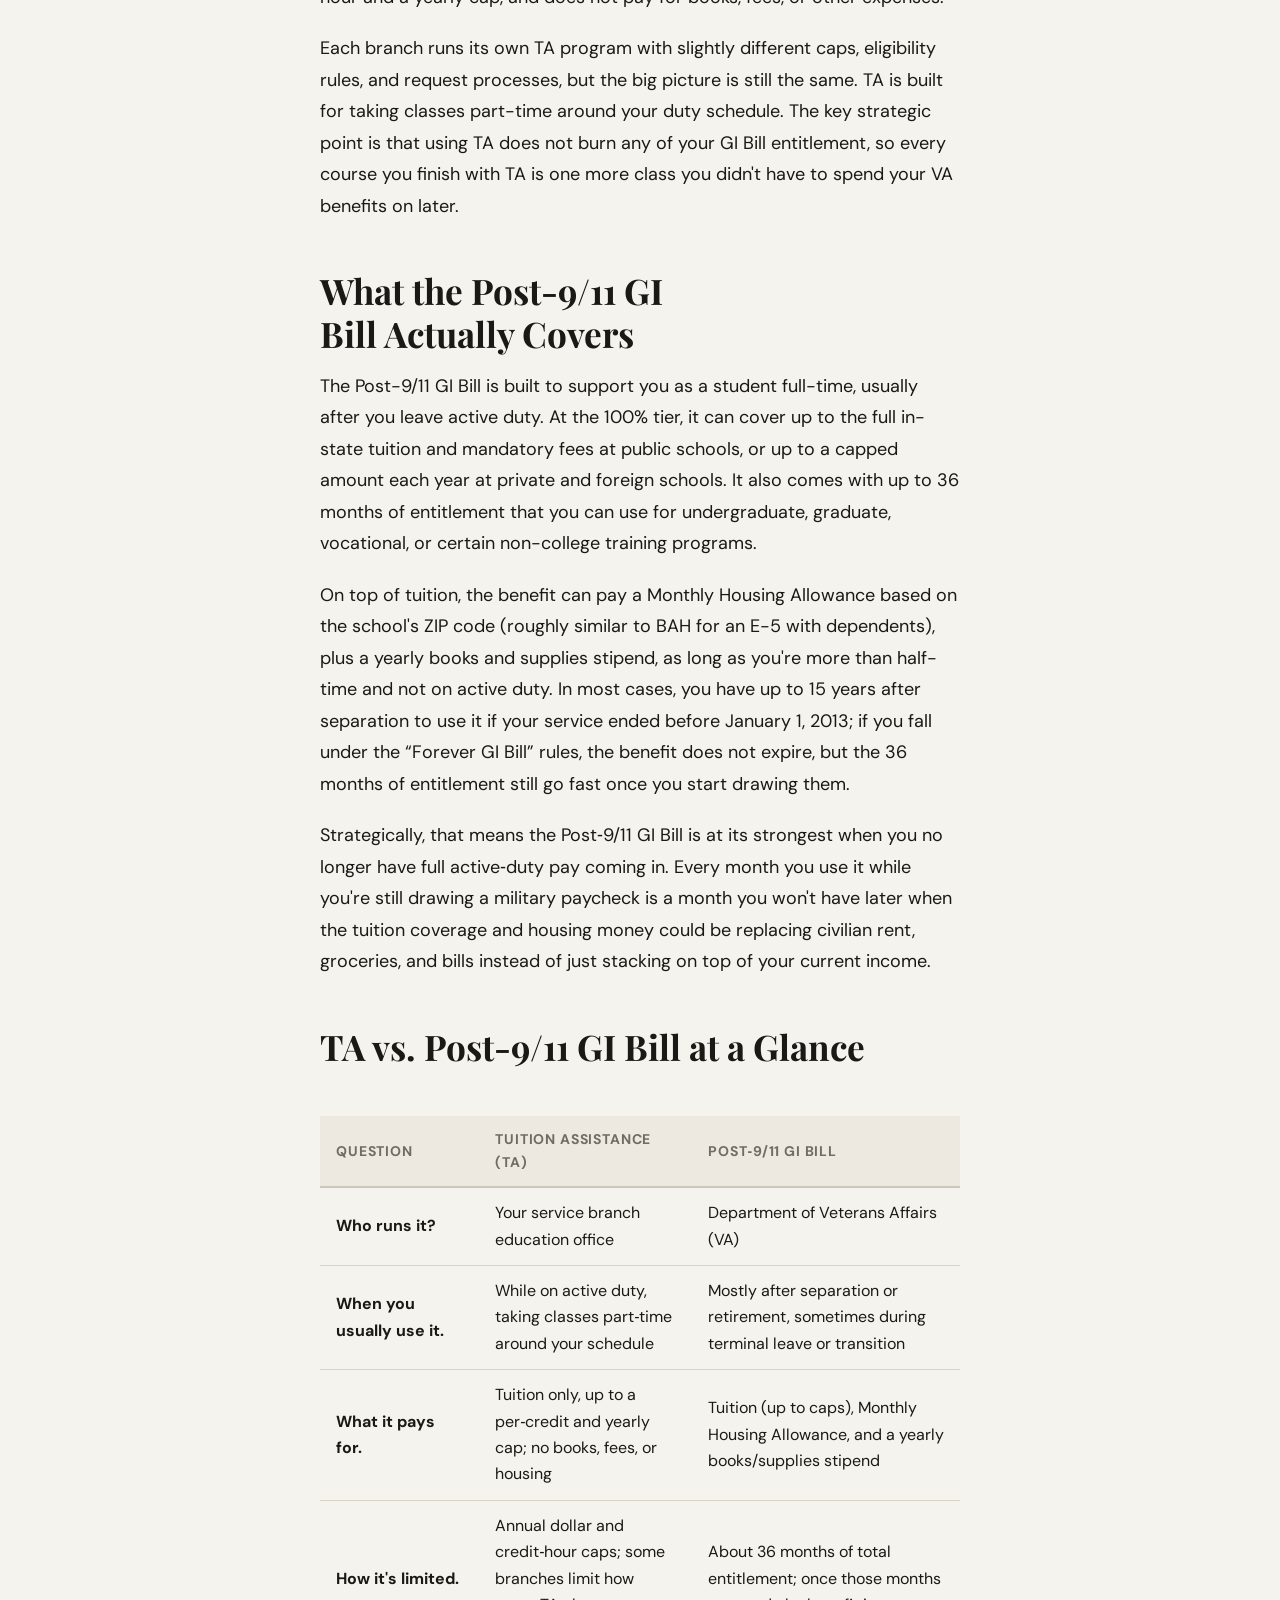
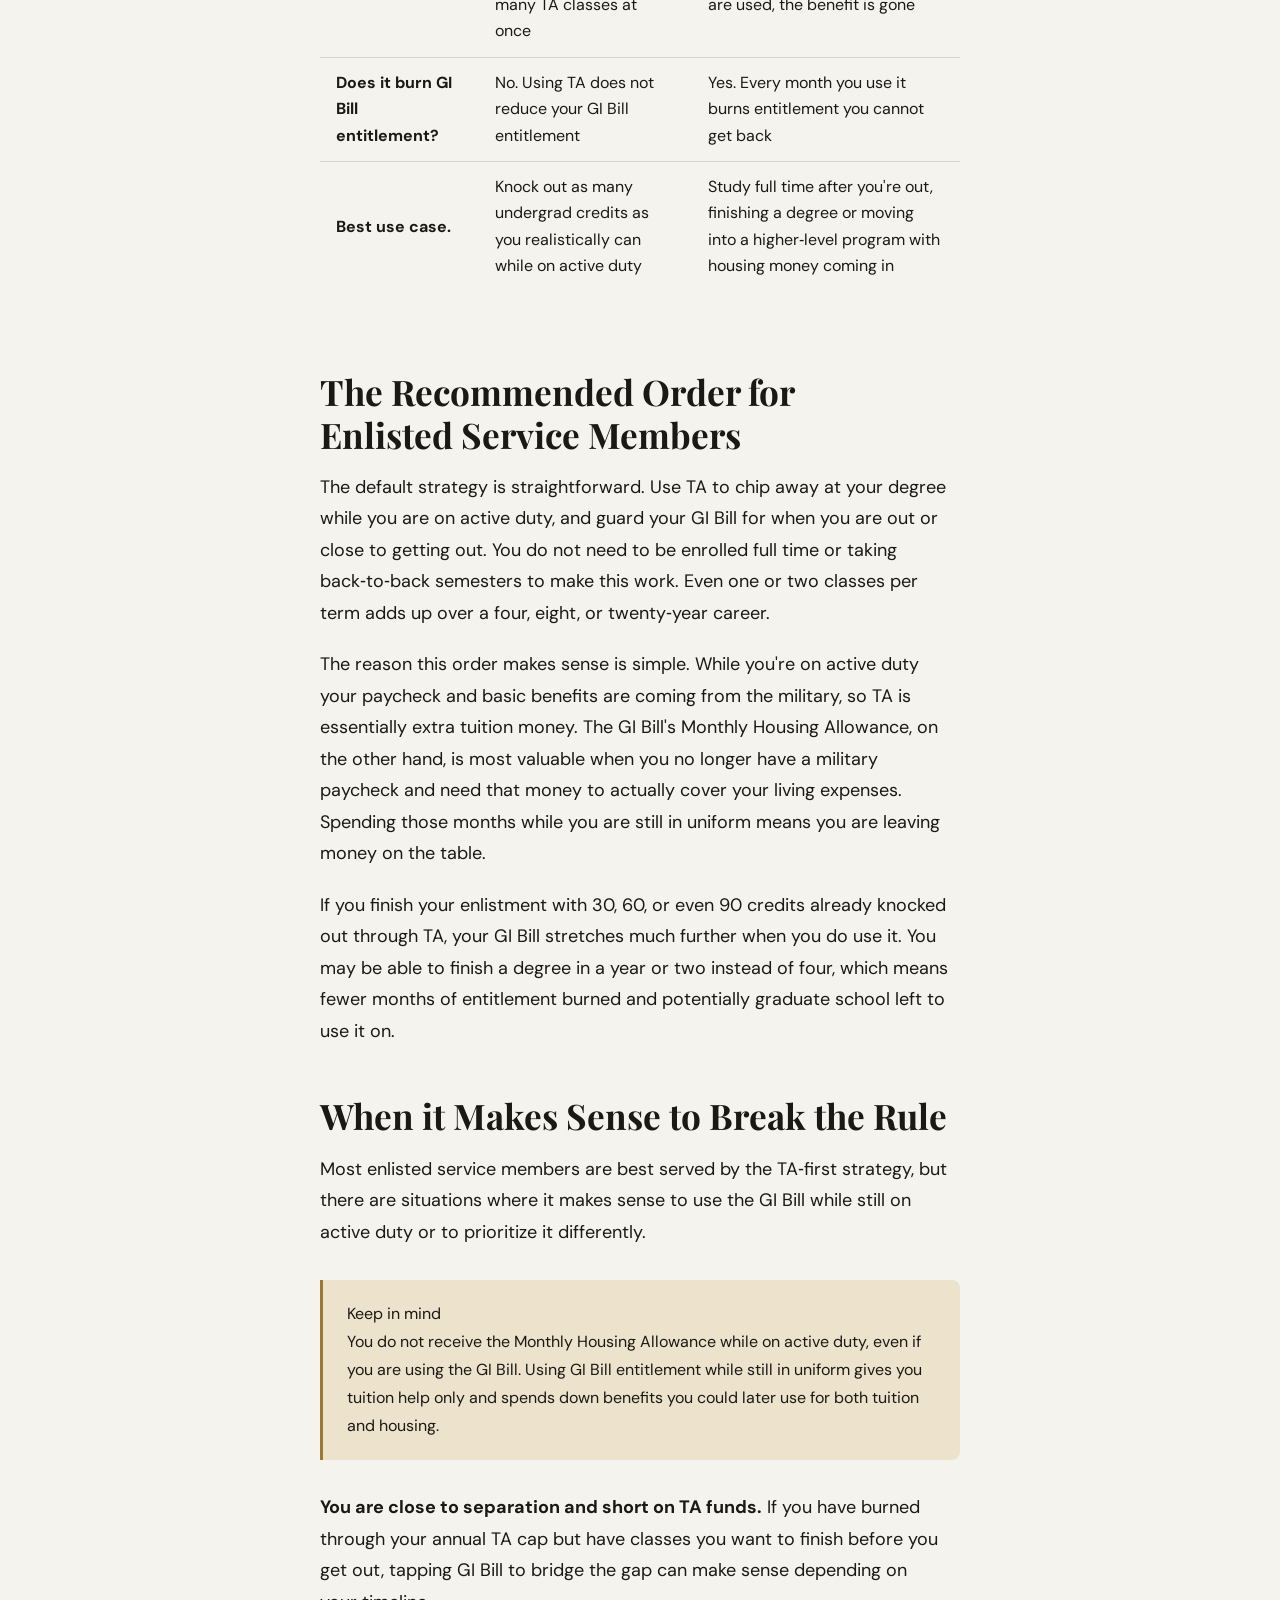
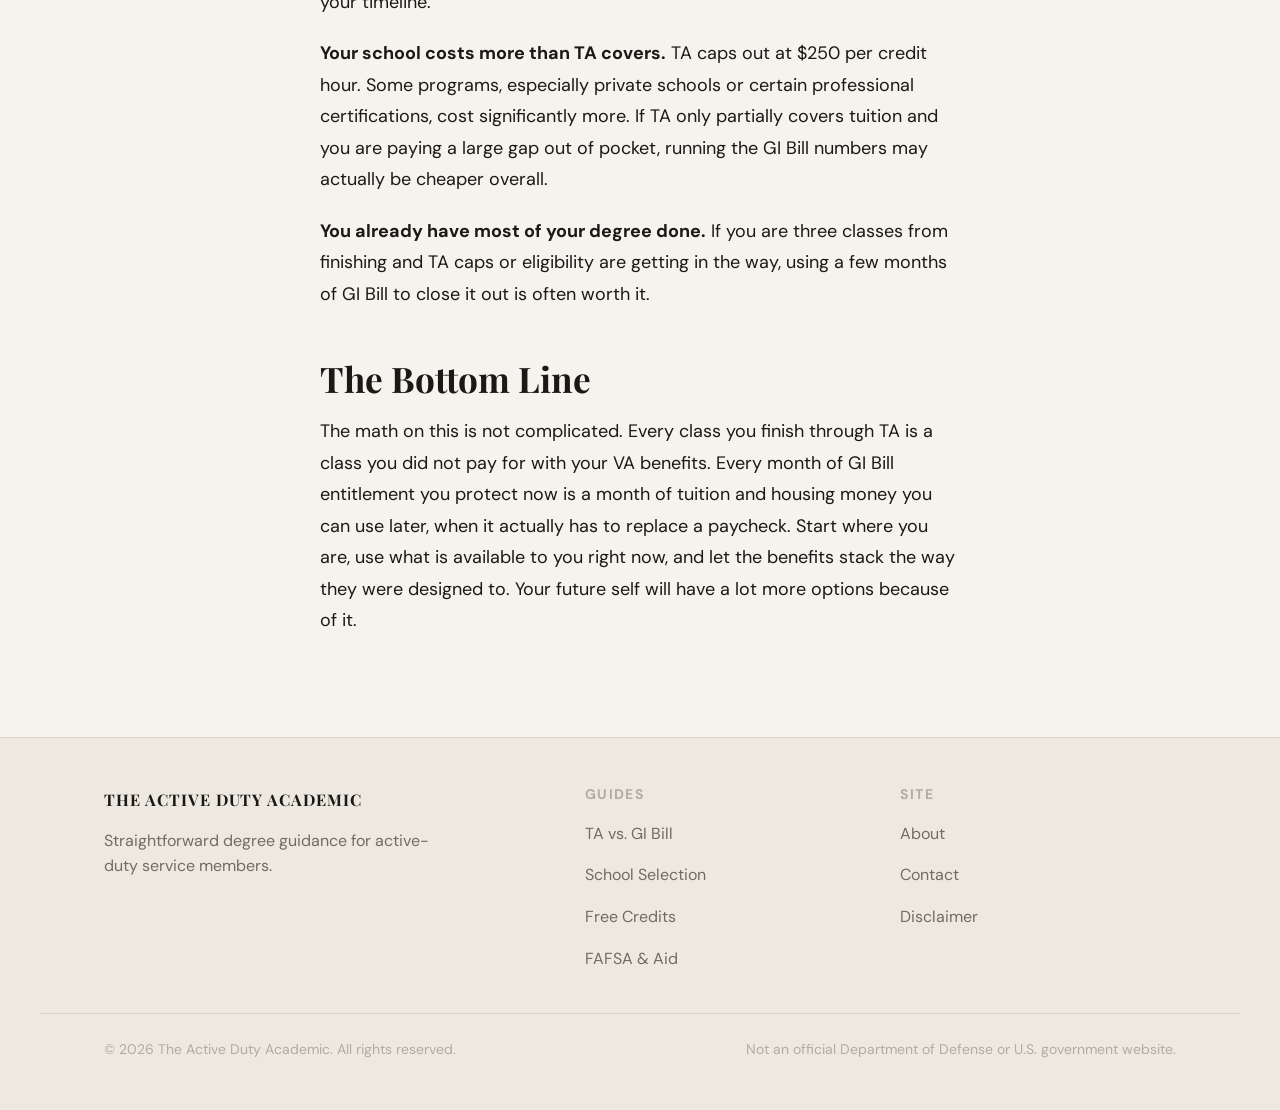
<file: Posts/ta-vs-gi-bill.html>
<!DOCTYPE html>
<html lang="en" data-theme="light">
<head>
  <meta charset="UTF-8" />
  <meta name="viewport" content="width=device-width, initial-scale=1.0" />
  <title>TA vs. GI Bill: Which Should You Use First? | The Active Duty Academic</title>
  <meta name="description" content="Should you use Tuition Assistance or the GI Bill first? Here's the strategy most active-duty service members should follow, with the exceptions." />

  <!-- Fonts (same as home page) -->
  <link rel="preconnect" href="https://fonts.googleapis.com" />
  <link rel="preconnect" href="https://fonts.gstatic.com" crossorigin />
  <link href="https://fonts.googleapis.com/css2?family=Playfair+Display:wght@600;700&family=DM+Sans:wght@300;400;500;600;700&display=swap" rel="stylesheet" />

  <!-- IMPORTANT: path goes up one level to assets -->
  <link rel="stylesheet" href="../assets/style.css" />
</head>
<body>
  <!-- HEADER (same structure, paths adjusted one level up) -->
  <header class="site-header" id="site-header">
    <div class="container">
      <nav class="nav-inner" aria-label="Main navigation">
        <a href="../index.html" class="site-logo" aria-label="The Active Duty Academic Home">
          <span class="site-logo-wordmark">The Active Duty Academic</span>
        </a>
        <ul class="nav-links" id="nav-links" role="list">
          <li><a href="../index.html">Home</a></li>
          <li><a href="../index.html#core-guides" class="active">Guides</a></li>
          <li><a href="../contact.html">Contact</a></li>
        </ul>
        <div class="nav-actions">
          <button class="menu-toggle" id="menu-toggle" aria-label="Open navigation menu" aria-expanded="false" aria-controls="nav-links">
            <svg width="22" height="22" viewBox="0 0 24 24" fill="none" stroke="currentColor" stroke-width="2" aria-hidden="true">
              <path d="M4 6h16M4 12h16M4 18h16"></path>
            </svg>
          </button>
        </div>
      </nav>
    </div>
  </header>

  <!-- ARTICLE HEADER -->
  <section class="post-header">
    <div class="container container--narrow">
      <div class="post-meta">
        <span class="post-tag">Benefits Strategy</span>
        <span class="post-read-time">8 min read</span>
      </div>
      <h1 class="post-title">TA vs. GI Bill: Which Should You Use First as an Active-Duty Service Member?</h1>
      <p class="post-subtitle">
        The order you use these benefits can be worth tens of thousands of dollars. Here is the strategy most active-duty service members should follow and the exceptions worth knowing.
      </p>
    </div>
  </section>

  <!-- ARTICLE BODY -->
  <main class="post-body">
    <div class="container">
      <article class="post-content">

        <h2>The Short Answer</h2>
        <p>
          For most active-duty service members, the smartest move is to use Tuition Assistance first and save your GI Bill for when you're on your way out. With roughly 60% of all VA education beneficiaries using the Post-9/11 GI Bill and only about 1% using the Montgomery GI Bill-AD
          <a href="https://www.benefits.va.gov/REPORTS/abr/docs/2024-education.pdf" target="_blank" rel="noopener noreferrer">
            (VA FY 2024 Education Annual Benefits Report)
          </a>, this guide is written with the Post-9/11 in mind, since that is the main benefit most separated and current service members will actually rely on.
        </p>

        <p>
          If you also paid into the Montgomery GI Bill, that can change some details at the margins, but the core strategy is the same: let TA pay for as many classes as possible while you're drawing active-duty pay, then spend your VA benefits later when the tuition help and housing money can replace part of your paycheck instead of just stacking on top of it.
        </p>

        <h2>What Tuition Assistance Actually Covers</h2>
        <p>Tuition Assistance is the program that pays for college while you're still on active duty, whether you take a single course or stack multiple classes in a term. It generally covers tuition only, up to a set dollar amount per credit hour and a yearly cap, and does not pay for books, fees, or other expenses.</p>
        <p>Each branch runs its own TA program with slightly different caps, eligibility rules, and request processes, but the big picture is still the same. TA is built for taking classes part-time around your duty schedule. The key strategic point is that using TA does not burn any of your GI Bill entitlement, so every course you finish with TA is one more class you didn't have to spend your VA benefits on later.</p>

        <h2>What the Post-9/11 GI Bill Actually Covers</h2>
        <p>The Post-9/11 GI Bill is built to support you as a student full-time, usually after you leave active duty. At the 100% tier, it can cover up to the full in-state tuition and mandatory fees at public schools, or up to a capped amount each year at private and foreign schools. It also comes with up to 36 months of entitlement that you can use for undergraduate, graduate, vocational, or certain non-college training programs.</p>
        <p>On top of tuition, the benefit can pay a Monthly Housing Allowance based on the school's ZIP code (roughly similar to BAH for an E-5 with dependents), plus a yearly books and supplies stipend, as long as you're more than half-time and not on active duty. In most cases, you have up to 15 years after separation to use it if your service ended before January 1, 2013; if you fall under the “Forever GI Bill” rules, the benefit does not expire, but the 36 months of entitlement still go fast once you start drawing them.</p>
        <p>Strategically, that means the Post‑9/11 GI Bill is at its strongest when you no longer have full active‑duty pay coming in. Every month you use it while you're still drawing a military paycheck is a month you won't have later when the tuition coverage and housing money could be replacing civilian rent, groceries, and bills instead of just stacking on top of your current income.</p>

        <h2>TA vs. Post‑9/11 GI Bill at a Glance</h2>
        <div style="overflow-x:auto;">
          <table class="compare-table">
            <thead>
              <tr>
                <th>Question</th>
                <th>Tuition Assistance (TA)</th>
                <th>Post‑9/11 GI Bill</th>
              </tr>
            </thead>
            <tbody>
              <tr>
                <td><strong>Who runs it?</strong></td>
                <td>Your service branch education office</td>
                <td>Department of Veterans Affairs (VA)</td>
              </tr>
              <tr>
                <td><strong>When you usually use it.</strong></td>
                <td>While on active duty, taking classes part‑time around your schedule</td>
                <td>Mostly after separation or retirement, sometimes during terminal leave or transition</td>
              </tr>
              <tr>
                <td><strong>What it pays for.</strong></td>
                <td>Tuition only, up to a per‑credit and yearly cap; no books, fees, or housing</td>
                <td>Tuition (up to caps), Monthly Housing Allowance, and a yearly books/supplies stipend</td>
              </tr>
              <tr>
                <td><strong>How it's limited.</strong></td>
                <td>Annual dollar and credit‑hour caps; some branches limit how many TA classes at once</td>
                <td>About 36 months of total entitlement; once those months are used, the benefit is gone</td>
              </tr>
              <tr>
                <td><strong>Does it burn GI Bill entitlement?</strong></td>
                <td>No. Using TA does not reduce your GI Bill entitlement</td>
                <td>Yes. Every month you use it burns entitlement you cannot get back</td>
              </tr>
              <tr>
                <td><strong>Best use case.</strong></td>
                <td>Knock out as many undergrad credits as you realistically can while on active duty</td>
                <td>Study full time after you're out, finishing a degree or moving into a higher‑level program with housing money coming in</td>
              </tr>
            </tbody>
          </table>
        </div>

        <h2>The Recommended Order for Enlisted Service Members</h2>
        <p>The default strategy is straightforward. Use TA to chip away at your degree while you are on active duty, and guard your GI Bill for when you are out or close to getting out. You do not need to be enrolled full time or taking back‑to‑back semesters to make this work. Even one or two classes per term adds up over a four, eight, or twenty‑year career.</p>
        <p>The reason this order makes sense is simple. While you're on active duty your paycheck and basic benefits are coming from the military, so TA is essentially extra tuition money. The GI Bill's Monthly Housing Allowance, on the other hand, is most valuable when you no longer have a military paycheck and need that money to actually cover your living expenses. Spending those months while you are still in uniform means you are leaving money on the table.</p>
        <p>If you finish your enlistment with 30, 60, or even 90 credits already knocked out through TA, your GI Bill stretches much further when you do use it. You may be able to finish a degree in a year or two instead of four, which means fewer months of entitlement burned and potentially graduate school left to use it on.</p>

        <h2>When it Makes Sense to Break the Rule</h2>
        <p>Most enlisted service members are best served by the TA‑first strategy, but there are situations where it makes sense to use the GI Bill while still on active duty or to prioritize it differently.</p>

        <div class="callout">
          <p class="callout__label">Keep in mind</p>
          <p>You do not receive the Monthly Housing Allowance while on active duty, even if you are using the GI Bill. Using GI Bill entitlement while still in uniform gives you tuition help only and spends down benefits you could later use for both tuition and housing.</p>
        </div>

        <p><strong>You are close to separation and short on TA funds.</strong> If you have burned through your annual TA cap but have classes you want to finish before you get out, tapping GI Bill to bridge the gap can make sense depending on your timeline.</p>
        <p><strong>Your school costs more than TA covers.</strong> TA caps out at $250 per credit hour. Some programs, especially private schools or certain professional certifications, cost significantly more. If TA only partially covers tuition and you are paying a large gap out of pocket, running the GI Bill numbers may actually be cheaper overall.</p>
        <p><strong>You already have most of your degree done.</strong> If you are three classes from finishing and TA caps or eligibility are getting in the way, using a few months of GI Bill to close it out is often worth it.</p>

        <h2>The Bottom Line</h2>
        <p>The math on this is not complicated. Every class you finish through TA is a class you did not pay for with your VA benefits. Every month of GI Bill entitlement you protect now is a month of tuition and housing money you can use later, when it actually has to replace a paycheck. Start where you are, use what is available to you right now, and let the benefits stack the way they were designed to. Your future self will have a lot more options because of it.</p>

      </article>
    </div>
  </main>

  <!-- FOOTER -->
  <footer class="site-footer">
    <div class="container container--wide footer-inner">
      <div class="footer-brand">
        <a href="../index.html" class="site-logo">
          <span class="site-logo-wordmark">The Active Duty Academic</span>
        </a>
        <p>Straightforward degree guidance for active-duty service members.</p>
      </div>
      <div class="footer-col">
        <h4>Guides</h4>
        <ul>
          <li><a href="ta-vs-gi-bill.html">TA vs. GI Bill</a></li>
          <li><a href="#">School Selection</a></li>
          <li><a href="#">Free Credits</a></li>
          <li><a href="#">FAFSA &amp; Aid</a></li>
        </ul>
      </div>
      <div class="footer-col">
        <h4>Site</h4>
        <ul>
          <li><a href="../about.html">About</a></li>
          <li><a href="../contact.html">Contact</a></li>
          <li><a href="../disclaimer.html">Disclaimer</a></li>
        </ul>
      </div>
    </div>
    <div class="container container--wide footer-bottom">
      <p>&copy; <span id="year"></span> The Active Duty Academic. All rights reserved.</p>
      <p>Not an official Department of Defense or U.S. government website.</p>
    </div>
  </footer>

  <script>
    document.getElementById('year').textContent = new Date().getFullYear();
    const header = document.getElementById('site-header');
    window.addEventListener('scroll', () => {
      header.classList.toggle('scrolled', window.scrollY > 8);
    }, { passive: true });
    const menuToggle = document.getElementById('menu-toggle');
    const navLinks = document.getElementById('nav-links');
    if (menuToggle && navLinks) {
      menuToggle.addEventListener('click', () => {
        const isOpen = navLinks.classList.toggle('open');
        menuToggle.setAttribute('aria-expanded', isOpen);
      });
    }
  </script>
</body>
</html>
</file>
<file: assets/style.css>
/*
  THE ACTIVE DUTY ACADEMIC
  Global Stylesheet
  Brand: Authoritative / peer-to-peer / clear, no-fluff
  Palette: Navy ink / warm sand / brass accent
  Fonts: Playfair Display (display), DM Sans (body)
*/

/* =========================
   DESIGN TOKENS
========================= */
:root {
  --text-xs: clamp(0.75rem, 0.7rem + 0.25vw, 0.875rem);
  --text-sm: clamp(0.875rem, 0.8rem + 0.35vw, 1rem);
  --text-base: clamp(1rem, 0.95rem + 0.25vw, 1.125rem);
  --text-lg: clamp(1.125rem, 1rem + 0.75vw, 1.5rem);
  --text-xl: clamp(1.5rem, 1.2rem + 1.25vw, 2.25rem);
  --text-2xl: clamp(2rem, 1.2rem + 2.5vw, 3.5rem);
  --text-3xl: clamp(2.5rem, 1rem + 4vw, 5rem);
  --text-hero: clamp(3rem, 0.5rem + 7vw, 8rem);

  --space-1: 0.25rem;
  --space-2: 0.5rem;
  --space-3: 0.75rem;
  --space-4: 1rem;
  --space-5: 1.25rem;
  --space-6: 1.5rem;
  --space-8: 2rem;
  --space-10: 2.5rem;
  --space-12: 3rem;
  --space-16: 4rem;
  --space-20: 5rem;
  --space-24: 6rem;
  --space-32: 8rem;

  --radius-sm: 0.25rem;
  --radius-md: 0.5rem;
  --radius-lg: 0.75rem;
  --radius-xl: 1rem;
  --radius-full: 9999px;

  --transition-interactive: 180ms cubic-bezier(0.16, 1, 0.3, 1);

  --content-narrow: 640px;
  --content-default: 960px;
  --content-wide: 1200px;

  --font-display: "Playfair Display", Georgia, serif;
  --font-body: "DM Sans", "Helvetica Neue", sans-serif;
}

/* LIGHT MODE */
:root,
[data-theme="light"] {
  --color-bg: #f5f3ee;
  --color-surface: #f9f7f3;
  --color-surface-2: #fdfcfa;
  --color-surface-offset: #ede9e1;
  --color-surface-offset-2: #e4dfd5;
  --color-divider: #d8d3c8;
  --color-border: #ccc7bb;

  --color-text: #1a1915;
  --color-text-muted: #706c63;
  --color-text-faint: #b0ac9f;
  --color-text-inverse: #f9f7f3;

  --color-primary: #1b2e4b;
  --color-primary-hover: #142338;
  --color-primary-active: #0d1824;
  --color-primary-highlight: #c8d3e0;

  --color-accent: #9e7830;
  --color-accent-hover: #7d5e24;
  --color-accent-active: #5c4519;
  --color-accent-highlight: #ede2cc;

  --color-success: #2e6b3e;
  --color-error: #8b2530;

  --shadow-sm: 0 1px 3px rgba(26, 25, 21, 0.07);
  --shadow-md: 0 4px 12px rgba(26, 25, 21, 0.1);
  --shadow-lg: 0 12px 32px rgba(26, 25, 21, 0.14);
}

/* DARK MODE (not used, but kept for future-proofing) */
[data-theme="dark"] {
  --color-bg: #10131a;
  --color-surface: #151a23;
  --color-surface-2: #1b212c;
  --color-surface-offset: #1e2535;
  --color-surface-offset-2: #232b3d;
  --color-divider: #252d3d;
  --color-border: #2e3850;

  --color-text: #d4d0c8;
  --color-text-muted: #a6a196;
  --color-text-faint: #737068;
  --color-text-inverse: #1a1915;

  --color-primary: #5b7fa8;
  --color-primary-hover: #4a6a8f;
  --color-primary-active: #385475;
  --color-primary-highlight: #1e2d3d;

  --color-accent: #c4994a;
  --color-accent-hover: #d4ab5d;
  --color-accent-active: #e0bf78;
  --color-accent-highlight: #2e2516;

  --color-success: #4e9960;
  --color-error: #c4545a;

  --shadow-sm: 0 1px 3px rgba(0, 0, 0, 0.25);
  --shadow-md: 0 4px 12px rgba(0, 0, 0, 0.35);
  --shadow-lg: 0 12px 32px rgba(0, 0, 0, 0.45);
}

@media (prefers-color-scheme: dark) {
  :root:not([data-theme]) {
    --color-bg: #10131a;
    --color-surface: #151a23;
    --color-surface-2: #1b212c;
    --color-surface-offset: #1e2535;
    --color-surface-offset-2: #232b3d;
    --color-divider: #252d3d;
    --color-border: #2e3850;

    --color-text: #d4d0c8;
    --color-text-muted: #a6a196;
    --color-text-faint: #737068;
    --color-text-inverse: #1a1915;

    --color-primary: #5b7fa8;
    --color-primary-hover: #4a6a8f;
    --color-primary-active: #385475;
    --color-primary-highlight: #1e2d3d;

    --color-accent: #c4994a;
    --color-accent-hover: #d4ab5d;
    --color-accent-active: #e0bf78;
    --color-accent-highlight: #2e2516;

    --color-success: #4e9960;
    --color-error: #c4545a;

    --shadow-sm: 0 1px 3px rgba(0, 0, 0, 0.25);
    --shadow-md: 0 4px 12px rgba(0, 0, 0, 0.35);
    --shadow-lg: 0 12px 32px rgba(0, 0, 0, 0.45);
  }
}

/* =========================
   BASE RESET
========================= */
*,
*::before,
*::after {
  box-sizing: border-box;
  margin: 0;
  padding: 0;
}

html {
  -webkit-text-size-adjust: none;
  -moz-text-size-adjust: none;
  text-size-adjust: none;
  -webkit-font-smoothing: antialiased;
  -moz-osx-font-smoothing: grayscale;
  text-rendering: optimizeLegibility;
  scroll-behavior: smooth;
  scroll-padding-top: var(--space-16);
}

body {
  min-height: 100dvh;
  line-height: 1.65;
  font-family: var(--font-body);
  font-size: var(--text-base);
  color: var(--color-text);
  background-color: var(--color-bg);
  transition: background-color 0.25s ease, color 0.25s ease;
}

img,
picture,
video,
canvas,
svg {
  display: block;
  max-width: 100%;
  height: auto;
}

ul[role="list"],
ol[role="list"] {
  list-style: none;
}

input,
button,
textarea,
select {
  font: inherit;
  color: inherit;
}

h1,
h2,
h3,
h4,
h5,
h6 {
  text-wrap: balance;
  line-height: 1.2;
  font-family: var(--font-display);
}

p,
li,
figcaption {
  text-wrap: pretty;
}

a {
  color: inherit;
  text-decoration: none;
}

::selection {
  background: color-mix(in oklab, var(--color-accent) 25%, transparent);
  color: var(--color-text);
}

:focus-visible {
  outline: 2px solid var(--color-accent);
  outline-offset: 3px;
  border-radius: var(--radius-sm);
}

@media (prefers-reduced-motion: reduce) {
  *,
  *::before,
  *::after {
    animation-duration: 0.01ms !important;
    transition-duration: 0.01ms !important;
    scroll-behavior: auto !important;
  }
}

button {
  cursor: pointer;
  background: none;
  border: none;
}

a,
button,
[role="button"] {
  transition:
    color var(--transition-interactive),
    background var(--transition-interactive),
    border-color var(--transition-interactive),
    box-shadow var(--transition-interactive),
    opacity var(--transition-interactive);
}

.sr-only {
  position: absolute;
  width: 1px;
  height: 1px;
  padding: 0;
  margin: -1px;
  overflow: hidden;
  clip: rect(0, 0, 0, 0);
  white-space: nowrap;
  border-width: 0;
}

/* =========================
   LAYOUT UTILITIES
========================= */
.container {
  width: 100%;
  max-width: var(--content-wide);
  margin-inline: auto;
  padding-inline: clamp(var(--space-6), 5vw, var(--space-16));
}

.container--wide {
  max-width: var(--content-wide);
}

.container--narrow {
  max-width: var(--content-narrow);
}

.section {
  padding-block: clamp(var(--space-12), 8vw, var(--space-24));
}

/* =========================
   HEADER / NAV
========================= */
.site-header {
  position: sticky;
  top: 0;
  z-index: 50;
  background: color-mix(in oklab, var(--color-bg) 92%, transparent);
  backdrop-filter: blur(14px);
  -webkit-backdrop-filter: blur(14px);
  border-bottom: 1px solid var(--color-divider);
  transition: box-shadow 0.3s ease;
}

.site-header.scrolled {
  box-shadow: var(--shadow-sm);
}

.nav-inner {
  display: flex;
  align-items: center;
  justify-content: space-between;
  height: clamp(3rem, 6vw, 4rem);
  gap: var(--space-6);
}

/* Wordmark logo */
.site-logo {
  display: inline-flex;
  align-items: center;
  text-decoration: none;
}

.site-logo-wordmark {
  font-family: var(--font-display);
  font-size: var(--text-sm);
  font-weight: 700;
  letter-spacing: 0.06em;
  text-transform: uppercase;
  color: var(--color-text);
  white-space: nowrap;
}

.footer-logo-wordmark {
  font-size: var(--text-sm);
  letter-spacing: 0.08em;
}

/* Nav links */
.nav-links {
  display: flex;
  align-items: center;
  gap: var(--space-6);
  list-style: none;
}

.nav-links a {
  font-size: var(--text-sm);
  font-weight: 500;
  color: var(--color-text-muted);
  letter-spacing: 0.01em;
}

.nav-links a:hover {
  color: var(--color-text);
}

.nav-links a.active {
  color: var(--color-primary);
}

/* Nav actions */
.nav-actions {
  display: flex;
  align-items: center;
  gap: var(--space-3);
}

/* Mobile menu */
.menu-toggle {
  display: none;
  padding: var(--space-2);
  color: var(--color-text-muted);
}

.menu-toggle:hover {
  color: var(--color-text);
}

@media (max-width: 768px) {
  .nav-links {
    display: none;
    position: absolute;
    top: calc(100% + 0.75rem);
    right: 1rem;
    left: 1rem;
    flex-direction: column;
    align-items: flex-start;
    justify-content: flex-start;
    gap: var(--space-4);
    padding: var(--space-5);
    background: rgba(27, 46, 75, 0.96);
    border: 1px solid rgba(255, 255, 255, 0.08);
    border-radius: var(--radius-lg);
    box-shadow: var(--shadow-lg);
    backdrop-filter: blur(12px);
    -webkit-backdrop-filter: blur(12px);
    z-index: 60;
  }

  .nav-links.open {
    display: flex;
  }

  .nav-links a {
    width: 100%;
    font-size: var(--text-base);
    color: rgba(255, 255, 255, 0.92);
    padding: 0.4rem 0;
  }

  .nav-links a:hover,
  .nav-links a.active {
    color: #ffffff;
  }

  .menu-toggle {
    display: flex;
  }

  .nav-inner {
    position: relative;
  }
}
/* =========================
   BUTTONS
========================= */
.btn {
  display: inline-flex;
  align-items: center;
  gap: var(--space-2);
  padding: 0.6em 1.4em;
  font-size: var(--text-sm);
  font-weight: 600;
  letter-spacing: 0.02em;
  border-radius: var(--radius-md);
  border: 1.5px solid transparent;
  white-space: nowrap;
}

.btn-primary {
  background: var(--color-accent);
  color: #fff;
  border-color: var(--color-accent);
}

.btn-primary:hover {
  background: var(--color-accent-hover);
  border-color: var(--color-accent-hover);
}

.btn-outline {
  background: transparent;
  color: var(--color-text);
  border-color: var(--color-border);
}

.btn-outline:hover {
  background: var(--color-surface-offset);
  border-color: var(--color-text-muted);
}

.btn-ghost {
  background: transparent;
  color: var(--color-text-muted);
  border-color: transparent;
  padding-inline: var(--space-3);
}

.btn-ghost:hover {
  color: var(--color-text);
  background: var(--color-surface-offset);
}

.btn-sm {
  font-size: var(--text-xs);
  padding: 0.45em 1em;
}

/* =========================
   HERO
========================= */
.hero {
  position: relative;
  min-height: 72vh;
  display: flex;
  align-items: center;
  justify-content: center;
  overflow: hidden;
  background: var(--color-primary);
  color: var(--color-text-inverse);
}

.hero::before {
  content: "";
  position: absolute;
  inset: 0;
  background:
    radial-gradient(ellipse 60% 70% at 80% 50%, rgba(158, 120, 48, 0.18) 0%, transparent 70%),
    radial-gradient(ellipse 40% 60% at 10% 80%, rgba(255, 255, 255, 0.04) 0%, transparent 60%);
  pointer-events: none;
}

.hero::after {
  content: "";
  position: absolute;
  inset: 0;
  background-image:
    linear-gradient(rgba(255, 255, 255, 0.03) 1px, transparent 1px),
    linear-gradient(90deg, rgba(255, 255, 255, 0.03) 1px, transparent 1px);
  background-size: 48px 48px;
  pointer-events: none;
}

.hero-inner {
  position: relative;
  z-index: 2;
  display: flex;
  align-items: center;
  justify-content: center;
  min-height: 70vh;
}

.hero-content {
  max-width: 640px;
}

.hero-eyebrow {
  display: inline-block;
  font-family: var(--font-body);
  font-size: var(--text-xs);
  font-weight: 600;
  letter-spacing: 0.12em;
  text-transform: uppercase;
  color: var(--color-accent);
  margin-bottom: var(--space-5);
}

.hero-title {
  font-size: var(--text-3xl);
  font-weight: 700;
  line-height: 1.1;
  color: #fff;
  margin-bottom: var(--space-6);
}

@media (min-width: 1024px) {
  .hero-title {
    font-size: clamp(2.6rem, 3.4vw, 3.4rem);
  }
}

.hero-subtitle {
  font-size: var(--text-lg);
  color: rgba(255, 255, 255, 0.72);
  line-height: 1.6;
  margin-bottom: var(--space-8);
  font-family: var(--font-body);
  font-weight: 400;
  max-width: 46ch;
}

.hero-actions {
  display: flex;
  flex-wrap: wrap;
  gap: var(--space-4);
}

.hero .btn-primary {
  background: var(--color-accent);
  border-color: var(--color-accent);
  color: #fff;
}

.hero .btn-primary:hover {
  background: var(--color-accent-hover);
  border-color: var(--color-accent-hover);
}

.hero .btn-outline {
  background: transparent;
  border-color: rgba(255, 255, 255, 0.3);
  color: rgba(255, 255, 255, 0.85);
}

.hero .btn-outline:hover {
  border-color: rgba(255, 255, 255, 0.6);
  background: rgba(255, 255, 255, 0.07);
}

@media (max-width: 768px) {
  .hero-inner {
    justify-content: flex-start;
    min-height: auto;
    padding-block: var(--space-16);
  }

  .hero-content {
    max-width: 100%;
  }
}

/* Center hero content on wide screens */
@media (min-width: 1024px) {
  .hero-content {
    max-width: 700px;
    margin-inline: auto;
    text-align: center;
  }

  .hero-actions {
    justify-content: center;
  }
}

/* =========================
   TRUST BAR
========================= */
.trust-bar {
  background: var(--color-surface-offset);
  border-block: 1px solid var(--color-divider);
  padding-block: var(--space-5);
}

.trust-single-line {
  text-align: center;
  font-size: var(--text-sm);
  font-weight: 500;
  color: var(--color-text-muted);
}

/* =========================
   SECTION HEADINGS
========================= */
.section-header {
  margin-bottom: var(--space-10);
}

.section-eyebrow {
  display: inline-block;
  font-size: var(--text-xs);
  font-weight: 600;
  letter-spacing: 0.12em;
  text-transform: uppercase;
  color: var(--color-accent);
  margin-bottom: var(--space-3);
}

.section-title {
  font-size: var(--text-xl);
  font-weight: 700;
  color: var(--color-text);
  margin-bottom: var(--space-4);
}

.section-subtitle {
  font-size: var(--text-base);
  color: var(--color-text-muted);
  max-width: 60ch;
  line-height: 1.65;
  font-family: var(--font-body);
}

/* =========================
   GUIDE CARDS
========================= */
.guides-grid {
  display: grid;
  grid-template-columns: repeat(auto-fill, minmax(280px, 1fr));
  gap: var(--space-6);
}

.guide-card {
  background: var(--color-surface);
  border: 1px solid var(--color-border);
  border-radius: var(--radius-lg);
  padding: var(--space-8);
  display: flex;
  flex-direction: column;
  gap: var(--space-4);
  transition:
    box-shadow var(--transition-interactive),
    transform var(--transition-interactive),
    border-color var(--transition-interactive);
}

.guide-card:hover {
  box-shadow: var(--shadow-md);
  transform: translateY(-2px);
  border-color: var(--color-text-faint);
}

.guide-card-icon {
  width: 44px;
  height: 44px;
  border-radius: var(--radius-md);
  background: var(--color-accent-highlight);
  display: flex;
  align-items: center;
  justify-content: center;
  color: var(--color-accent);
  flex-shrink: 0;
}

.guide-card-tag {
  font-size: var(--text-xs);
  font-weight: 600;
  letter-spacing: 0.08em;
  text-transform: uppercase;
  color: var(--color-accent);
}

.guide-card-title {
  font-size: var(--text-lg);
  font-weight: 700;
  color: var(--color-text);
  line-height: 1.25;
}

.guide-card-excerpt {
  font-size: var(--text-sm);
  color: var(--color-text-muted);
  line-height: 1.6;
  flex: 1;
  font-family: var(--font-body);
}

.guide-card-link {
  display: inline-flex;
  align-items: center;
  gap: var(--space-1);
  font-size: var(--text-sm);
  font-weight: 600;
  color: var(--color-primary);
  margin-top: var(--space-2);
}

.guide-card-link:hover {
  color: var(--color-accent);
}

.guide-card-link svg {
  transition: transform var(--transition-interactive);
}

.guide-card:hover .guide-card-link svg {
  transform: translateX(4px);
}

.guide-card--featured {
  grid-column: 1 / -1;
  flex-direction: row;
  align-items: flex-start;
  gap: var(--space-8);
  background: linear-gradient(
    135deg,
    var(--color-primary) 0%,
    color-mix(in oklab, var(--color-primary) 70%, #000) 100%
  );
  border-color: transparent;
  color: #fff;
}

.guide-card--featured .guide-card-icon {
  background: rgba(255, 255, 255, 0.12);
  color: var(--color-accent);
}

.guide-card--featured .guide-card-tag {
  color: var(--color-accent);
}

.guide-card--featured .guide-card-title {
  color: #fff;
  font-size: var(--text-xl);
}

.guide-card--featured .guide-card-excerpt {
  color: rgba(255, 255, 255, 0.72);
}

.guide-card--featured .guide-card-link {
  color: var(--color-accent);
}

.guide-card--featured .guide-card-link:hover {
  color: #fff;
}

@media (max-width: 640px) {
  .guide-card--featured {
    flex-direction: column;
  }
}

/* =========================
   ABOUT STRIP
========================= */
.about-strip {
  background: var(--color-surface-offset);
  border-radius: var(--radius-xl);
  padding: clamp(var(--space-10), 6vw, var(--space-16));
  display: grid;
  grid-template-columns: auto 1fr;
  gap: var(--space-10);
  align-items: center;
  border: 1px solid var(--color-border);
}

.about-strip-avatar {
  width: 96px;
  height: 96px;
  border-radius: var(--radius-full);
  background: var(--color-primary);
  display: flex;
  align-items: center;
  justify-content: center;
  flex-shrink: 0;
  overflow: hidden;
}

.about-strip-avatar svg {
  color: rgba(255, 255, 255, 0.8);
}

.about-strip-content .about-strip-name {
  font-size: var(--text-xl);
  font-weight: 700;
  color: var(--color-text);
  margin-bottom: var(--space-2);
}

.about-strip-bio {
  font-size: var(--text-base);
  color: var(--color-text-muted);
  line-height: 1.65;
  max-width: 60ch;
  margin-bottom: var(--space-5);
  font-family: var(--font-body);
}

@media (max-width: 640px) {
  .about-strip {
    grid-template-columns: 1fr;
    text-align: center;
  }

  .about-strip-avatar {
    margin: 0 auto;
  }

  .about-strip-bio {
    max-width: 100%;
  }
}

/* =========================
   CTA (unused for now)
========================= */
.cta-section {
  background: var(--color-primary);
  color: #fff;
  text-align: center;
  padding-block: clamp(var(--space-16), 10vw, var(--space-32));
}

.cta-section .section-eyebrow {
  color: var(--color-accent);
}

.cta-section .section-title {
  color: #fff;
}

.cta-section .section-subtitle {
  color: rgba(255, 255, 255, 0.7);
  margin-inline: auto;
}

.newsletter-form {
  display: flex;
  gap: var(--space-3);
  max-width: 440px;
  margin: var(--space-8) auto 0;
  flex-wrap: wrap;
  justify-content: center;
}

.newsletter-form input[type="email"] {
  flex: 1;
  min-width: 200px;
  padding: 0.65em 1.1em;
  border-radius: var(--radius-md);
  border: 1.5px solid rgba(255, 255, 255, 0.2);
  background: rgba(255, 255, 255, 0.1);
  color: #fff;
  font-size: var(--text-sm);
}

/* =========================
   DIVIDER
========================= */
.divider {
  height: 1px;
  background: var(--color-divider);
  margin-block: 0;
}

/* =========================
   FOOTER
========================= */
.site-footer {
  background: var(--color-surface-offset);
  border-top: 1px solid var(--color-divider);
  padding-block: var(--space-12);
}

.footer-inner {
  display: grid;
  grid-template-columns: 1.6fr 1fr 1fr;
  gap: var(--space-10);
}

.footer-brand p {
  font-size: var(--text-sm);
  color: var(--color-text-muted);
  margin-top: var(--space-3);
  line-height: 1.6;
  max-width: 32ch;
  font-family: var(--font-body);
}

.footer-col h4 {
  font-family: var(--font-body);
  font-size: var(--text-xs);
  font-weight: 700;
  letter-spacing: 0.1em;
  text-transform: uppercase;
  color: var(--color-text-faint);
  margin-bottom: var(--space-4);
}

.footer-col ul {
  list-style: none;
  display: flex;
  flex-direction: column;
  gap: var(--space-3);
}

.footer-col a {
  font-size: var(--text-sm);
  color: var(--color-text-muted);
}

.footer-col a:hover {
  color: var(--color-text);
}

.footer-bottom {
  margin-top: var(--space-10);
  padding-top: var(--space-6);
  border-top: 1px solid var(--color-divider);
  display: flex;
  align-items: center;
  justify-content: space-between;
  flex-wrap: wrap;
  gap: var(--space-4);
}

.footer-bottom p,
.footer-bottom a {
  font-size: var(--text-xs);
  color: var(--color-text-faint);
}

.footer-bottom a:hover {
  color: var(--color-text-muted);
}

@media (max-width: 768px) {
  .footer-inner {
    grid-template-columns: 1fr 1fr;
  }

  .footer-brand {
    grid-column: 1 / -1;
  }
}

@media (max-width: 480px) {
  .footer-inner {
    grid-template-columns: 1fr;
  }

  .footer-bottom {
    flex-direction: column;
    align-items: flex-start;
  }
}

/* =========================
   POSTS
========================= */
.post-header {
  padding-block: clamp(var(--space-12), 8vw, var(--space-20));
  background: var(--color-primary);
  color: #fff;
}

.post-meta {
  display: flex;
  flex-wrap: wrap;
  align-items: center;
  gap: var(--space-4);
  margin-bottom: var(--space-6);
}

.post-tag {
  display: inline-block;
  font-size: var(--text-xs);
  font-weight: 700;
  letter-spacing: 0.1em;
  text-transform: uppercase;
  color: var(--color-accent);
  background: rgba(158, 120, 48, 0.15);
  padding: 0.3em 0.8em;
  border-radius: var(--radius-full);
}

.post-date,
.post-read-time {
  font-size: var(--text-xs);
  color: rgba(255, 255, 255, 0.55);
  font-family: var(--font-body);
}

.post-title {
  font-size: var(--text-2xl);
  font-weight: 700;
  color: #fff;
  line-height: 1.15;
  margin-bottom: var(--space-6);
}

.post-subtitle {
  font-size: var(--text-lg);
  color: rgba(255, 255, 255, 0.7);
  line-height: 1.55;
  font-family: var(--font-body);
  font-weight: 400;
  max-width: 56ch;
}

.post-body {
  padding-block: clamp(var(--space-12), 8vw, var(--space-20));
}

.post-content {
  max-width: var(--content-narrow);
  margin-inline: auto;
}

.post-content h2 {
  font-size: var(--text-xl);
  font-weight: 700;
  margin-top: var(--space-12);
  margin-bottom: var(--space-4);
  color: var(--color-text);
}

.post-content h3 {
  font-size: var(--text-lg);
  font-weight: 700;
  margin-top: var(--space-8);
  margin-bottom: var(--space-3);
  color: var(--color-text);
}

.post-content p {
  font-size: var(--text-base);
  line-height: 1.75;
  color: var(--color-text);
  margin-bottom: var(--space-5);
  max-width: 66ch;
  font-family: var(--font-body);
}

.post-content ul,
.post-content ol {
  margin-bottom: var(--space-5);
  padding-left: var(--space-6);
  display: flex;
  flex-direction: column;
  gap: var(--space-2);
}

.post-content li {
  font-size: var(--text-base);
  color: var(--color-text);
  line-height: 1.65;
  font-family: var(--font-body);
}

.post-content a {
  color: var(--color-primary);
  text-decoration: underline;
  text-decoration-color: color-mix(in oklab, var(--color-primary) 40%, transparent);
  text-underline-offset: 3px;
}

/* Callout */
.callout {
  background: var(--color-accent-highlight);
  border-left: 3px solid var(--color-accent);
  padding: var(--space-5) var(--space-6);
  border-radius: 0 var(--radius-md) var(--radius-md) 0;
  margin-block: var(--space-8);
}

.callout-label {
  font-size: var(--text-xs);
  font-weight: 700;
  letter-spacing: 0.1em;
  text-transform: uppercase;
  color: var(--color-accent);
  margin-bottom: var(--space-2);
}

.callout p {
  font-size: var(--text-sm);
  color: var(--color-text);
  margin: 0;
}

/* Compare table */
.compare-table {
  width: 100%;
  border-collapse: collapse;
  margin-block: var(--space-8);
  font-size: var(--text-sm);
  font-family: var(--font-body);
}

.compare-table th {
  background: var(--color-surface-offset);
  padding: var(--space-3) var(--space-4);
  text-align: left;
  font-weight: 700;
  font-size: var(--text-xs);
  letter-spacing: 0.06em;
  text-transform: uppercase;
  color: var(--color-text-muted);
  border-bottom: 2px solid var(--color-border);
}

.compare-table td {
  padding: var(--space-3) var(--space-4);
  border-bottom: 1px solid var(--color-divider);
  color: var(--color-text);
}

.compare-table tr:last-child td {
  border-bottom: none;
}

.compare-table tr:hover td {
  background: var(--color-surface-offset);
}

/* Related posts */
.related-posts {
  margin-top: clamp(var(--space-16), 10vw, var(--space-24));
  padding-top: var(--space-10);
  border-top: 1px solid var(--color-divider);
}

.related-posts h3 {
  font-size: var(--text-lg);
  margin-bottom: var(--space-6);
  color: var(--color-text);
}

.related-grid {
  display: grid;
  grid-template-columns: repeat(auto-fill, minmax(220px, 1fr));
  gap: var(--space-5);
}

.related-card {
  background: var(--color-surface);
  border: 1px solid var(--color-border);
  border-radius: var(--radius-lg);
  padding: var(--space-5);
  transition:
    box-shadow var(--transition-interactive),
    transform var(--transition-interactive);
}

.related-card:hover {
  box-shadow: var(--shadow-sm);
  transform: translateY(-2px);
}

.related-card-tag {
  font-size: var(--text-xs);
  font-weight: 700;
  color: var(--color-accent);
  letter-spacing: 0.06em;
  text-transform: uppercase;
  margin-bottom: var(--space-2);
}

.related-card-title {
  font-size: var(--text-base);
  font-weight: 600;
  color: var(--color-text);
}

/* =========================
   ABOUT PAGE
========================= */
.about-hero {
  background: var(--color-primary);
  color: #fff;
  padding-block: clamp(var(--space-16), 10vw, var(--space-24));
  text-align: center;
}

.about-hero h1 {
  color: #fff;
  font-size: var(--text-2xl);
  margin-bottom: var(--space-4);
}

.about-hero p {
  color: rgba(255, 255, 255, 0.7);
  font-family: var(--font-body);
  max-width: 52ch;
  margin-inline: auto;
  font-size: var(--text-lg);
}

.mission-grid {
  display: grid;
  grid-template-columns: 1fr 1fr;
  gap: var(--space-10);
  align-items: start;
}

@media (max-width: 640px) {
  .mission-grid {
    grid-template-columns: 1fr;
  }
}

.mission-block h2 {
  font-size: var(--text-xl);
  margin-bottom: var(--space-4);
}

.mission-block p {
  font-size: var(--text-base);
  color: var(--color-text-muted);
  line-height: 1.7;
  margin-bottom: var(--space-4);
  font-family: var(--font-body);
  max-width: 56ch;
}

.values-list {
  display: flex;
  flex-direction: column;
  gap: var(--space-5);
  list-style: none;
}

.value-item {
  display: flex;
  gap: var(--space-4);
  align-items: flex-start;
}

.value-item-icon {
  width: 36px;
  height: 36px;
  border-radius: var(--radius-md);
  background: var(--color-accent-highlight);
  display: flex;
  align-items: center;
  justify-content: center;
  color: var(--color-accent);
  flex-shrink: 0;
  margin-top: 2px;
}

.value-item-title {
  font-weight: 700;
  font-size: var(--text-base);
  color: var(--color-text);
  margin-bottom: var(--space-1);
  font-family: var(--font-display);
}

.value-item-desc {
  font-size: var(--text-sm);
  color: var(--color-text-muted);
  line-height: 1.6;
  font-family: var(--font-body);
}

/* =========================
   CONTACT PAGE
========================= */
.contact-hero {
  background: var(--color-primary);
  color: #fff;
  padding-block: clamp(var(--space-16), 10vw, var(--space-24));
}

.contact-hero h1 {
  color: #fff;
  font-size: var(--text-2xl);
  margin-bottom: var(--space-4);
}

.contact-hero p {
  color: rgba(255, 255, 255, 0.7);
  font-family: var(--font-body);
  font-size: var(--text-lg);
  max-width: 50ch;
}

.contact-grid {
  display: grid;
  grid-template-columns: 1fr 1.4fr;
  gap: var(--space-12);
  align-items: start;
}

@media (max-width: 640px) {
  .contact-grid {
    grid-template-columns: 1fr;
  }
}

.contact-info h2 {
  font-size: var(--text-xl);
  margin-bottom: var(--space-4);
}

.contact-info p {
  color: var(--color-text-muted);
  line-height: 1.7;
  margin-bottom: var(--space-6);
  font-family: var(--font-body);
}

.contact-methods {
  display: flex;
  flex-direction: column;
  gap: var(--space-4);
}

.contact-method {
  display: flex;
  align-items: center;
  gap: var(--space-3);
  font-size: var(--text-sm);
  color: var(--color-text-muted);
}

.contact-method svg {
  color: var(--color-accent);
  flex-shrink: 0;
}

/* Contact form */
.contact-form {
  background: var(--color-surface);
  border: 1px solid var(--color-border);
  border-radius: var(--radius-xl);
  padding: var(--space-8);
  display: flex;
  flex-direction: column;
  gap: var(--space-5);
}

.form-group {
  display: flex;
  flex-direction: column;
  gap: var(--space-2);
}

.form-group label {
  font-size: var(--text-sm);
  font-weight: 600;
  color: var(--color-text);
}

.form-group input,
.form-group select,
.form-group textarea {
  padding: 0.65em 1em;
  border-radius: var(--radius-md);
  border: 1.5px solid var(--color-border);
  background: var(--color-bg);
  color: var(--color-text);
  font-size: var(--text-sm);
  font-family: var(--font-body);
}

.form-group textarea {
  resize: vertical;
  min-height: 120px;
  line-height: 1.6;
}

/* =========================
   GUIDES PAGE
========================= */
.guides-hero {
  background: var(--color-primary);
  color: #fff;
  padding-block: clamp(var(--space-16), 10vw, var(--space-24));
}

.guides-hero h1 {
  color: #fff;
  font-size: var(--text-2xl);
  margin-bottom: var(--space-4);
}

.guides-hero p {
  color: rgba(255, 255, 255, 0.7);
  font-family: var(--font-body);
  font-size: var(--text-lg);
  max-width: 52ch;
}

.guides-category {
  margin-bottom: var(--space-12);
}

.guides-category h2 {
  font-size: var(--text-xl);
  color: var(--color-text);
  margin-bottom: var(--space-6);
  padding-bottom: var(--space-4);
  border-bottom: 1px solid var(--color-divider);
  display: flex;
  align-items: center;
  gap: var(--space-3);
}

.guides-category h2 span {
  color: var(--color-accent);
}

/* =========================
   UTILITIES
========================= */
.text-accent {
  color: var(--color-accent);
}

.text-muted {
  color: var(--color-text-muted);
}

.text-center {
  text-align: center;
}

.mt-auto {
  margin-top: auto;
}

.reveal {
  opacity: 0;
  transform: translateY(18px);
  transition:
    opacity 0.5s ease,
    transform 0.5s ease;
}

.reveal.visible {
  opacity: 1;
  transform: none;
}

@media (prefers-reduced-motion: reduce) {
  .reveal {
    opacity: 1;
    transform: none;
  }
}
/* === HEADER SIZE TWEAKS ONLY === */

/* Make header a bit taller */
.site-header {
  padding-block: 0.9rem;
}

/* Make the site title a bit bigger (logo text) */
.site-logo__text {
  font-size: var(--text-base);
}

/* Make nav links slightly bigger and spaced out more */
.nav-links a {
  font-size: var(--text-sm);
  margin-left: 1.75rem;
}
</file>
